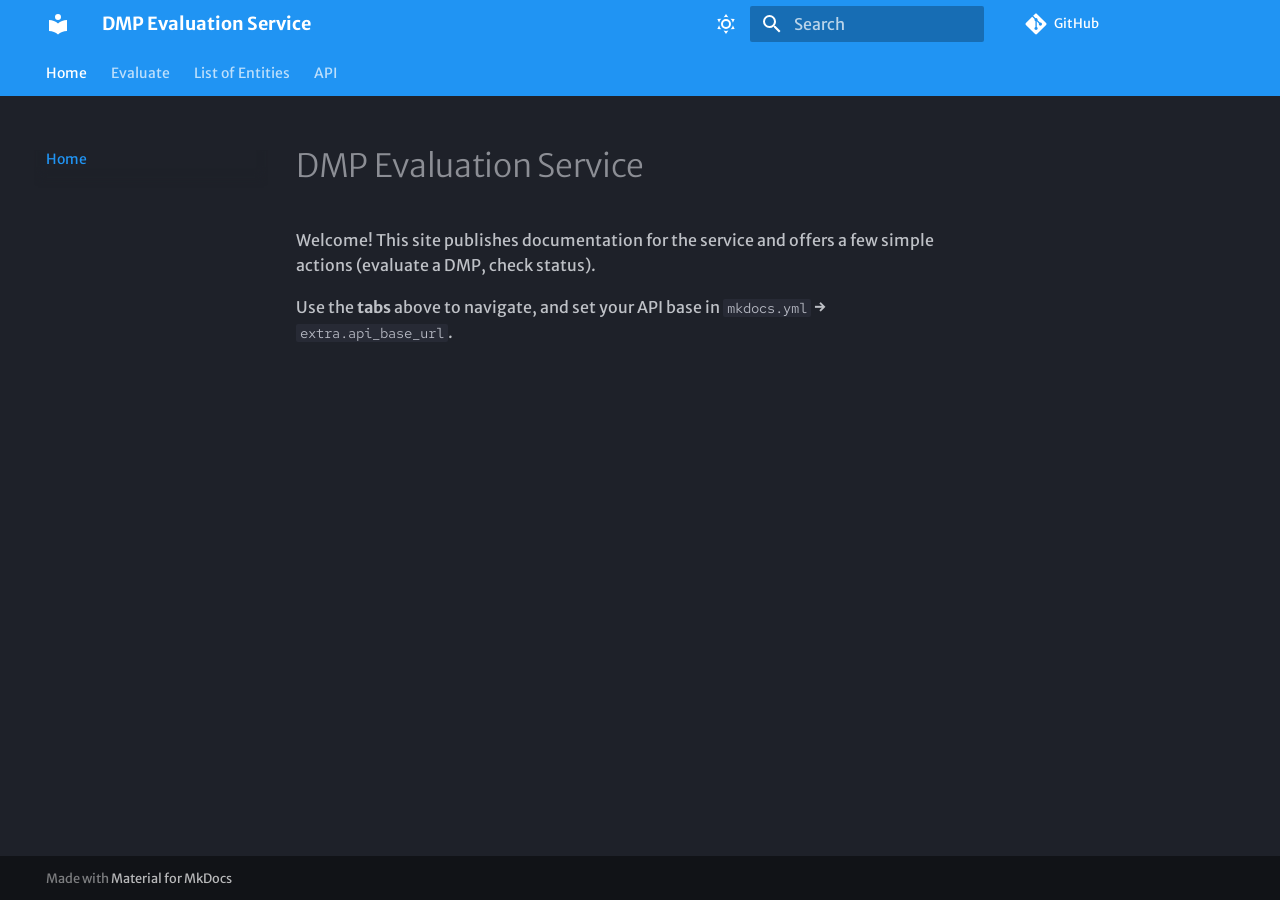
<file: index.html>
<!doctype html>
<html lang="en" class="no-js">
  <head>
    
      <meta charset="utf-8">
      <meta name="viewport" content="width=device-width,initial-scale=1">
      
        <meta name="description" content="Documentation and simple web UI for the DMP evaluation service">
      
      
      
        <link rel="canonical" href="https://OSTrails.github.io/dmp_evaluation_service_web_site/">
      
      
      
        <link rel="next" href="evaluate/">
      
      
        
      
      
      <link rel="icon" href="assets/images/favicon.png">
      <meta name="generator" content="mkdocs-1.6.1, mkdocs-material-9.8.1">
    
    
      
        <title>DMP Evaluation Service</title>
      
    
    
      <link rel="stylesheet" href="assets/stylesheets/main.57a0d79d.min.css">
      
        
        <link rel="stylesheet" href="assets/stylesheets/palette.fb2fffe2.min.css">
      
      


    
    
      
    
    
      
        
        
        <link rel="preconnect" href="https://fonts.gstatic.com" crossorigin>
        <link rel="stylesheet" href="https://fonts.googleapis.com/css?family=Merriweather+Sans:300,300i,400,400i,700,700i%7CRed+Hat+Mono:400,400i,700,700i&display=fallback">
        <style>:root{--md-text-font:"Merriweather Sans";--md-code-font:"Red Hat Mono"}</style>
      
    
    
      <link rel="stylesheet" href="assets/stylesheets/extra.css">
    
    <script>__md_scope=new URL(".",location),__md_hash=e=>[...e].reduce(((e,_)=>(e<<5)-e+_.charCodeAt(0)),0),__md_get=(e,_=localStorage,t=__md_scope)=>JSON.parse(_.getItem(t.pathname+"."+e)),__md_set=(e,_,t=localStorage,a=__md_scope)=>{try{t.setItem(a.pathname+"."+e,JSON.stringify(_))}catch(e){}}</script>
    
      

    
    
  
  <!-- Expose API base to JS on every page -->
  <meta name="api-base-url" content="https://ostrails-dmp-evaluation.arisnet.ac.at">
  <!-- Relative path to the site root, used to build links to the entity detail page -->
  <meta name="site-base" content=".">

  </head>
  
  
    
    
      
    
    
    
    
    <body dir="ltr" data-md-color-scheme="slate" data-md-color-primary="blue" data-md-color-accent="grey">
  
    
    <input class="md-toggle" data-md-toggle="drawer" type="checkbox" id="__drawer" autocomplete="off">
    <input class="md-toggle" data-md-toggle="search" type="checkbox" id="__search" autocomplete="off">
    <label class="md-overlay" for="__drawer"></label>
    <div data-md-component="skip">
      
        
        <a href="#dmp-evaluation-service" class="md-skip">
          Skip to content
        </a>
      
    </div>
    <div data-md-component="announce">
      
    </div>
    
    
      

<header class="md-header" data-md-component="header">
  <nav class="md-header__inner md-grid" aria-label="Header">
    <a href="." title="DMP Evaluation Service" class="md-header__button md-logo" aria-label="DMP Evaluation Service" data-md-component="logo">
      
  
  <svg xmlns="http://www.w3.org/2000/svg" viewBox="0 0 24 24"><path d="M12 8a3 3 0 0 0 3-3 3 3 0 0 0-3-3 3 3 0 0 0-3 3 3 3 0 0 0 3 3m0 3.54C9.64 9.35 6.5 8 3 8v11c3.5 0 6.64 1.35 9 3.54 2.36-2.19 5.5-3.54 9-3.54V8c-3.5 0-6.64 1.35-9 3.54"/></svg>

    </a>
    <label class="md-header__button md-icon" for="__drawer">
      
      <svg xmlns="http://www.w3.org/2000/svg" viewBox="0 0 24 24"><path d="M3 6h18v2H3zm0 5h18v2H3zm0 5h18v2H3z"/></svg>
    </label>
    <div class="md-header__title" data-md-component="header-title">
      <div class="md-header__ellipsis">
        <div class="md-header__topic">
          <span class="md-ellipsis">
            DMP Evaluation Service
          </span>
        </div>
        <div class="md-header__topic" data-md-component="header-topic">
          <span class="md-ellipsis">
            
              Home
            
          </span>
        </div>
      </div>
    </div>
    
      
        <form class="md-header__option" data-md-component="palette">
  
    
    
    
    <input class="md-option" data-md-color-media="" data-md-color-scheme="slate" data-md-color-primary="blue" data-md-color-accent="grey"  aria-label="Dark mode"  type="radio" name="__palette" id="__palette_0">
    
      <label class="md-header__button md-icon" title="Dark mode" for="__palette_1" hidden>
        <svg xmlns="http://www.w3.org/2000/svg" viewBox="0 0 24 24"><path d="M12 7a5 5 0 0 1 5 5 5 5 0 0 1-5 5 5 5 0 0 1-5-5 5 5 0 0 1 5-5m0 2a3 3 0 0 0-3 3 3 3 0 0 0 3 3 3 3 0 0 0 3-3 3 3 0 0 0-3-3m0-7 2.39 3.42C13.65 5.15 12.84 5 12 5s-1.65.15-2.39.42zM3.34 7l4.16-.35A7.2 7.2 0 0 0 5.94 8.5c-.44.74-.69 1.5-.83 2.29zm.02 10 1.76-3.77a7.131 7.131 0 0 0 2.38 4.14zM20.65 7l-1.77 3.79a7.02 7.02 0 0 0-2.38-4.15zm-.01 10-4.14.36c.59-.51 1.12-1.14 1.54-1.86.42-.73.69-1.5.83-2.29zM12 22l-2.41-3.44c.74.27 1.55.44 2.41.44.82 0 1.63-.17 2.37-.44z"/></svg>
      </label>
    
  
    
    
    
    <input class="md-option" data-md-color-media="" data-md-color-scheme="default" data-md-color-primary="blue" data-md-color-accent="grey"  aria-label="Light mode"  type="radio" name="__palette" id="__palette_1">
    
      <label class="md-header__button md-icon" title="Light mode" for="__palette_0" hidden>
        <svg xmlns="http://www.w3.org/2000/svg" viewBox="0 0 24 24"><path d="m17.75 4.09-2.53 1.94.91 3.06-2.63-1.81-2.63 1.81.91-3.06-2.53-1.94L12.44 4l1.06-3 1.06 3zm3.5 6.91-1.64 1.25.59 1.98-1.7-1.17-1.7 1.17.59-1.98L15.75 11l2.06-.05L18.5 9l.69 1.95zm-2.28 4.95c.83-.08 1.72 1.1 1.19 1.85-.32.45-.66.87-1.08 1.27C15.17 23 8.84 23 4.94 19.07c-3.91-3.9-3.91-10.24 0-14.14.4-.4.82-.76 1.27-1.08.75-.53 1.93.36 1.85 1.19-.27 2.86.69 5.83 2.89 8.02a9.96 9.96 0 0 0 8.02 2.89m-1.64 2.02a12.08 12.08 0 0 1-7.8-3.47c-2.17-2.19-3.33-5-3.49-7.82-2.81 3.14-2.7 7.96.31 10.98 3.02 3.01 7.84 3.12 10.98.31"/></svg>
      </label>
    
  
</form>
      
    
    
      <script>var palette=__md_get("__palette");if(palette&&palette.color){if("(prefers-color-scheme)"===palette.color.media){var media=matchMedia("(prefers-color-scheme: light)"),input=document.querySelector(media.matches?"[data-md-color-media='(prefers-color-scheme: light)']":"[data-md-color-media='(prefers-color-scheme: dark)']");palette.color.media=input.getAttribute("data-md-color-media"),palette.color.scheme=input.getAttribute("data-md-color-scheme"),palette.color.primary=input.getAttribute("data-md-color-primary"),palette.color.accent=input.getAttribute("data-md-color-accent")}for(var[key,value]of Object.entries(palette.color))document.body.setAttribute("data-md-color-"+key,value)}</script>
    
    
    
      
      
        <label class="md-header__button md-icon" for="__search">
          
          <svg xmlns="http://www.w3.org/2000/svg" viewBox="0 0 24 24"><path d="M9.5 3A6.5 6.5 0 0 1 16 9.5c0 1.61-.59 3.09-1.56 4.23l.27.27h.79l5 5-1.5 1.5-5-5v-.79l-.27-.27A6.52 6.52 0 0 1 9.5 16 6.5 6.5 0 0 1 3 9.5 6.5 6.5 0 0 1 9.5 3m0 2C7 5 5 7 5 9.5S7 14 9.5 14 14 12 14 9.5 12 5 9.5 5"/></svg>
        </label>
        <div class="md-search" data-md-component="search" role="dialog">
  <label class="md-search__overlay" for="__search"></label>
  <div class="md-search__inner" role="search">
    <form class="md-search__form" name="search">
      <input type="text" class="md-search__input" name="query" aria-label="Search" placeholder="Search" autocapitalize="off" autocorrect="off" autocomplete="off" spellcheck="false" data-md-component="search-query" required>
      <label class="md-search__icon md-icon" for="__search">
        
        <svg xmlns="http://www.w3.org/2000/svg" viewBox="0 0 24 24"><path d="M9.5 3A6.5 6.5 0 0 1 16 9.5c0 1.61-.59 3.09-1.56 4.23l.27.27h.79l5 5-1.5 1.5-5-5v-.79l-.27-.27A6.52 6.52 0 0 1 9.5 16 6.5 6.5 0 0 1 3 9.5 6.5 6.5 0 0 1 9.5 3m0 2C7 5 5 7 5 9.5S7 14 9.5 14 14 12 14 9.5 12 5 9.5 5"/></svg>
        
        <svg xmlns="http://www.w3.org/2000/svg" viewBox="0 0 24 24"><path d="M20 11v2H8l5.5 5.5-1.42 1.42L4.16 12l7.92-7.92L13.5 5.5 8 11z"/></svg>
      </label>
      <nav class="md-search__options" aria-label="Search">
        
        <button type="reset" class="md-search__icon md-icon" title="Clear" aria-label="Clear" tabindex="-1">
          
          <svg xmlns="http://www.w3.org/2000/svg" viewBox="0 0 24 24"><path d="M19 6.41 17.59 5 12 10.59 6.41 5 5 6.41 10.59 12 5 17.59 6.41 19 12 13.41 17.59 19 19 17.59 13.41 12z"/></svg>
        </button>
      </nav>
      
        <div class="md-search__suggest" data-md-component="search-suggest"></div>
      
    </form>
    <div class="md-search__output">
      <div class="md-search__scrollwrap" tabindex="0" data-md-scrollfix>
        <div class="md-search-result" data-md-component="search-result">
          <div class="md-search-result__meta">
            Initializing search
          </div>
          <ol class="md-search-result__list" role="presentation"></ol>
        </div>
      </div>
    </div>
  </div>
</div>
      
    
    
      <div class="md-header__source">
        <a href="https://github.com/OSTrails/DMP-Evaluation-Service" title="Go to repository" class="md-source" data-md-component="source">
  <div class="md-source__icon md-icon">
    
    <svg xmlns="http://www.w3.org/2000/svg" viewBox="0 0 448 512"><!--! Font Awesome Free 7.1.0 by @fontawesome - https://fontawesome.com License - https://fontawesome.com/license/free (Icons: CC BY 4.0, Fonts: SIL OFL 1.1, Code: MIT License) Copyright 2025 Fonticons, Inc.--><path d="M439.6 236.1 244 40.5c-5.4-5.5-12.8-8.5-20.4-8.5s-15 3-20.4 8.4L162.5 81l51.5 51.5c27.1-9.1 52.7 16.8 43.4 43.7l49.7 49.7c34.2-11.8 61.2 31 35.5 56.7-26.5 26.5-70.2-2.9-56-37.3L240.3 199v121.9c25.3 12.5 22.3 41.8 9.1 55-6.4 6.4-15.2 10.1-24.3 10.1s-17.8-3.6-24.3-10.1c-17.6-17.6-11.1-46.9 11.2-56v-123c-20.8-8.5-24.6-30.7-18.6-45L142.6 101 8.5 235.1C3 240.6 0 247.9 0 255.5s3 15 8.5 20.4l195.6 195.7c5.4 5.4 12.7 8.4 20.4 8.4s15-3 20.4-8.4l194.7-194.7c5.4-5.4 8.4-12.8 8.4-20.4s-3-15-8.4-20.4"/></svg>
  </div>
  <div class="md-source__repository">
    GitHub
  </div>
</a>
      </div>
    
  </nav>
  
</header>
    
    <div class="md-container" data-md-component="container">
      
      
        
          
            
<nav class="md-tabs" aria-label="Tabs" data-md-component="tabs">
  <div class="md-grid">
    <ul class="md-tabs__list">
      
        
  
  
  
    
  
  
    <li class="md-tabs__item md-tabs__item--active">
      <a href="." class="md-tabs__link">
        
  
  
    
  
  Home

      </a>
    </li>
  

      
        
  
  
  
  
    <li class="md-tabs__item">
      <a href="evaluate/" class="md-tabs__link">
        
  
  
    
  
  Evaluate

      </a>
    </li>
  

      
        
  
  
  
  
    <li class="md-tabs__item">
      <a href="status/" class="md-tabs__link">
        
  
  
    
  
  List of Entities

      </a>
    </li>
  

      
        
  
  
  
  
    <li class="md-tabs__item">
      <a href="api/" class="md-tabs__link">
        
  
  
    
  
  API

      </a>
    </li>
  

      
    </ul>
  </div>
</nav>
          
        
      
      <main class="md-main" data-md-component="main">
        <div class="md-main__inner md-grid">
          
            
              
              <div class="md-sidebar md-sidebar--primary" data-md-component="sidebar" data-md-type="navigation" >
                <div class="md-sidebar__scrollwrap">
                  <div class="md-sidebar__inner">
                    


  


<nav class="md-nav md-nav--primary md-nav--lifted" aria-label="Navigation" data-md-level="0">
  <label class="md-nav__title" for="__drawer">
    <a href="." title="DMP Evaluation Service" class="md-nav__button md-logo" aria-label="DMP Evaluation Service" data-md-component="logo">
      
  
  <svg xmlns="http://www.w3.org/2000/svg" viewBox="0 0 24 24"><path d="M12 8a3 3 0 0 0 3-3 3 3 0 0 0-3-3 3 3 0 0 0-3 3 3 3 0 0 0 3 3m0 3.54C9.64 9.35 6.5 8 3 8v11c3.5 0 6.64 1.35 9 3.54 2.36-2.19 5.5-3.54 9-3.54V8c-3.5 0-6.64 1.35-9 3.54"/></svg>

    </a>
    DMP Evaluation Service
  </label>
  
    <div class="md-nav__source">
      <a href="https://github.com/OSTrails/DMP-Evaluation-Service" title="Go to repository" class="md-source" data-md-component="source">
  <div class="md-source__icon md-icon">
    
    <svg xmlns="http://www.w3.org/2000/svg" viewBox="0 0 448 512"><!--! Font Awesome Free 7.1.0 by @fontawesome - https://fontawesome.com License - https://fontawesome.com/license/free (Icons: CC BY 4.0, Fonts: SIL OFL 1.1, Code: MIT License) Copyright 2025 Fonticons, Inc.--><path d="M439.6 236.1 244 40.5c-5.4-5.5-12.8-8.5-20.4-8.5s-15 3-20.4 8.4L162.5 81l51.5 51.5c27.1-9.1 52.7 16.8 43.4 43.7l49.7 49.7c34.2-11.8 61.2 31 35.5 56.7-26.5 26.5-70.2-2.9-56-37.3L240.3 199v121.9c25.3 12.5 22.3 41.8 9.1 55-6.4 6.4-15.2 10.1-24.3 10.1s-17.8-3.6-24.3-10.1c-17.6-17.6-11.1-46.9 11.2-56v-123c-20.8-8.5-24.6-30.7-18.6-45L142.6 101 8.5 235.1C3 240.6 0 247.9 0 255.5s3 15 8.5 20.4l195.6 195.7c5.4 5.4 12.7 8.4 20.4 8.4s15-3 20.4-8.4l194.7-194.7c5.4-5.4 8.4-12.8 8.4-20.4s-3-15-8.4-20.4"/></svg>
  </div>
  <div class="md-source__repository">
    GitHub
  </div>
</a>
    </div>
  
  <ul class="md-nav__list" data-md-scrollfix>
    
      
      
  
  
    
  
  
  
    <li class="md-nav__item md-nav__item--active">
      
      <input class="md-nav__toggle md-toggle" type="checkbox" id="__toc">
      
      
        
      
      
      <a href="." class="md-nav__link md-nav__link--active">
        
  
  
  <span class="md-ellipsis">
    
  
    Home
  

    
  </span>
  
  

      </a>
      
    </li>
  

    
      
      
  
  
  
  
    <li class="md-nav__item">
      <a href="evaluate/" class="md-nav__link">
        
  
  
  <span class="md-ellipsis">
    
  
    Evaluate
  

    
  </span>
  
  

      </a>
    </li>
  

    
      
      
  
  
  
  
    <li class="md-nav__item">
      <a href="status/" class="md-nav__link">
        
  
  
  <span class="md-ellipsis">
    
  
    List of Entities
  

    
  </span>
  
  

      </a>
    </li>
  

    
      
      
  
  
  
  
    <li class="md-nav__item">
      <a href="api/" class="md-nav__link">
        
  
  
  <span class="md-ellipsis">
    
  
    API
  

    
  </span>
  
  

      </a>
    </li>
  

    
  </ul>
</nav>
                  </div>
                </div>
              </div>
            
            
              
              <div class="md-sidebar md-sidebar--secondary" data-md-component="sidebar" data-md-type="toc" >
                <div class="md-sidebar__scrollwrap">
                  <div class="md-sidebar__inner">
                    

<nav class="md-nav md-nav--secondary" aria-label="Table of contents">
  
  
  
    
  
  
</nav>
                  </div>
                </div>
              </div>
            
          
          
            <div class="md-content" data-md-component="content">
              
              <article class="md-content__inner md-typeset">
                
                  


  
  


<h1 id="dmp-evaluation-service">DMP Evaluation Service</h1>
<p>Welcome! This site publishes documentation for the service and offers a few simple actions (evaluate a DMP, check status).</p>
<p>Use the <strong>tabs</strong> above to navigate, and set your API base in <code>mkdocs.yml</code> → <code>extra.api_base_url</code>.</p>












                
              </article>
            </div>
          
          
  <script>var tabs=__md_get("__tabs");if(Array.isArray(tabs))e:for(var set of document.querySelectorAll(".tabbed-set")){var labels=set.querySelector(".tabbed-labels");for(var tab of tabs)for(var label of labels.getElementsByTagName("label"))if(label.innerText.trim()===tab){var input=document.getElementById(label.htmlFor);input.checked=!0;continue e}}</script>

<script>var target=document.getElementById(location.hash.slice(1));target&&target.name&&(target.checked=target.name.startsWith("__tabbed_"))</script>
        </div>
        
          <button type="button" class="md-top md-icon" data-md-component="top" hidden>
  
  <svg xmlns="http://www.w3.org/2000/svg" viewBox="0 0 24 24"><path d="M13 20h-2V8l-5.5 5.5-1.42-1.42L12 4.16l7.92 7.92-1.42 1.42L13 8z"/></svg>
  Back to top
</button>
        
      </main>
      
        <footer class="md-footer">
  
  <div class="md-footer-meta md-typeset">
    <div class="md-footer-meta__inner md-grid">
      <div class="md-copyright">
  
  
    Made with
    <a href="https://squidfunk.github.io/mkdocs-material/" target="_blank" rel="noopener">
      Material for MkDocs
    </a>
  
</div>
      
    </div>
  </div>
</footer>
      
    </div>
    <div class="md-dialog" data-md-component="dialog">
      <div class="md-dialog__inner md-typeset"></div>
    </div>
    
    
    
      
      
      <script id="__config" type="application/json">{"annotate": null, "base": ".", "features": ["navigation.tabs", "navigation.top", "search.suggest", "search.highlight", "content.code.copy", "content.tabs.link"], "search": "assets/javascripts/workers/search.a7633da7.min.js", "tags": null, "translations": {"clipboard.copied": "Copied to clipboard", "clipboard.copy": "Copy to clipboard", "search.result.more.one": "1 more on this page", "search.result.more.other": "# more on this page", "search.result.none": "No matching documents", "search.result.one": "1 matching document", "search.result.other": "# matching documents", "search.result.placeholder": "Type to start searching", "search.result.term.missing": "Missing", "select.version": "Select version"}, "version": null}</script>
    
    
      <script src="assets/javascripts/bundle.a5f9d56c.min.js"></script>
      
        <script src="assets/javascripts/config.js"></script>
      
        <script src="assets/javascripts/utils.js"></script>
      
        <script src="assets/javascripts/components.js"></script>
      
        <script src="assets/javascripts/benchmarks.js"></script>
      
        <script src="assets/javascripts/evaluate.js"></script>
      
        <script src="assets/javascripts/status_lists.js"></script>
      
        <script src="assets/javascripts/detail.js"></script>
      
        <script src="assets/javascripts/main.js"></script>
      
    
  </body>
</html>
</file>
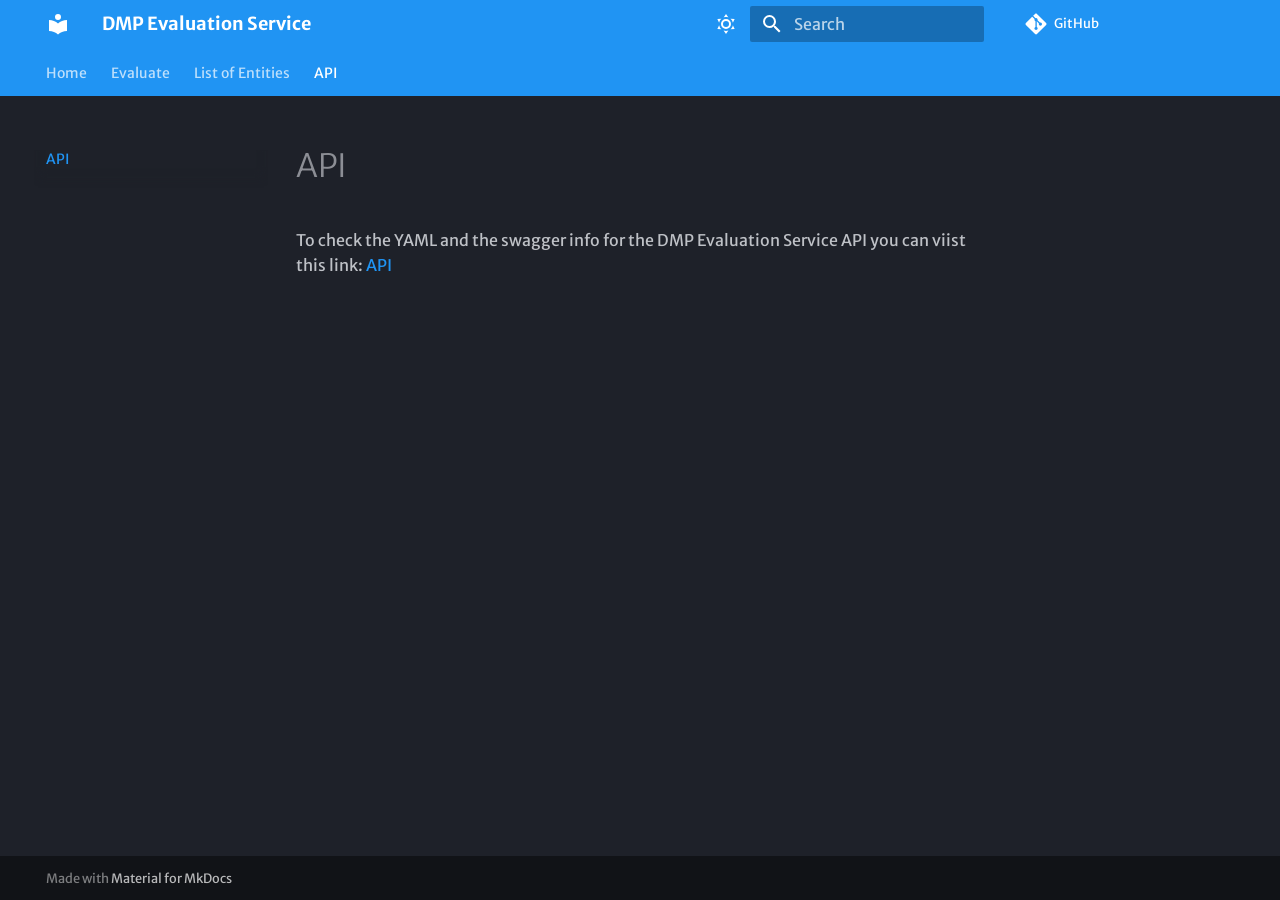
<file: api/index.html>
<!doctype html>
<html lang="en" class="no-js">
  <head>
    
      <meta charset="utf-8">
      <meta name="viewport" content="width=device-width,initial-scale=1">
      
        <meta name="description" content="Documentation and simple web UI for the DMP evaluation service">
      
      
      
        <link rel="canonical" href="https://OSTrails.github.io/dmp_evaluation_service_web_site/api/">
      
      
        <link rel="prev" href="../status/">
      
      
      
        
      
      
      <link rel="icon" href="../assets/images/favicon.png">
      <meta name="generator" content="mkdocs-1.6.1, mkdocs-material-9.8.1">
    
    
      
        <title>API - DMP Evaluation Service</title>
      
    
    
      <link rel="stylesheet" href="../assets/stylesheets/main.57a0d79d.min.css">
      
        
        <link rel="stylesheet" href="../assets/stylesheets/palette.fb2fffe2.min.css">
      
      


    
    
      
    
    
      
        
        
        <link rel="preconnect" href="https://fonts.gstatic.com" crossorigin>
        <link rel="stylesheet" href="https://fonts.googleapis.com/css?family=Merriweather+Sans:300,300i,400,400i,700,700i%7CRed+Hat+Mono:400,400i,700,700i&display=fallback">
        <style>:root{--md-text-font:"Merriweather Sans";--md-code-font:"Red Hat Mono"}</style>
      
    
    
      <link rel="stylesheet" href="../assets/stylesheets/extra.css">
    
    <script>__md_scope=new URL("..",location),__md_hash=e=>[...e].reduce(((e,_)=>(e<<5)-e+_.charCodeAt(0)),0),__md_get=(e,_=localStorage,t=__md_scope)=>JSON.parse(_.getItem(t.pathname+"."+e)),__md_set=(e,_,t=localStorage,a=__md_scope)=>{try{t.setItem(a.pathname+"."+e,JSON.stringify(_))}catch(e){}}</script>
    
      

    
    
  
  <!-- Expose API base to JS on every page -->
  <meta name="api-base-url" content="https://ostrails-dmp-evaluation.arisnet.ac.at">
  <!-- Relative path to the site root, used to build links to the entity detail page -->
  <meta name="site-base" content="..">

  </head>
  
  
    
    
      
    
    
    
    
    <body dir="ltr" data-md-color-scheme="slate" data-md-color-primary="blue" data-md-color-accent="grey">
  
    
    <input class="md-toggle" data-md-toggle="drawer" type="checkbox" id="__drawer" autocomplete="off">
    <input class="md-toggle" data-md-toggle="search" type="checkbox" id="__search" autocomplete="off">
    <label class="md-overlay" for="__drawer"></label>
    <div data-md-component="skip">
      
        
        <a href="#api" class="md-skip">
          Skip to content
        </a>
      
    </div>
    <div data-md-component="announce">
      
    </div>
    
    
      

<header class="md-header" data-md-component="header">
  <nav class="md-header__inner md-grid" aria-label="Header">
    <a href=".." title="DMP Evaluation Service" class="md-header__button md-logo" aria-label="DMP Evaluation Service" data-md-component="logo">
      
  
  <svg xmlns="http://www.w3.org/2000/svg" viewBox="0 0 24 24"><path d="M12 8a3 3 0 0 0 3-3 3 3 0 0 0-3-3 3 3 0 0 0-3 3 3 3 0 0 0 3 3m0 3.54C9.64 9.35 6.5 8 3 8v11c3.5 0 6.64 1.35 9 3.54 2.36-2.19 5.5-3.54 9-3.54V8c-3.5 0-6.64 1.35-9 3.54"/></svg>

    </a>
    <label class="md-header__button md-icon" for="__drawer">
      
      <svg xmlns="http://www.w3.org/2000/svg" viewBox="0 0 24 24"><path d="M3 6h18v2H3zm0 5h18v2H3zm0 5h18v2H3z"/></svg>
    </label>
    <div class="md-header__title" data-md-component="header-title">
      <div class="md-header__ellipsis">
        <div class="md-header__topic">
          <span class="md-ellipsis">
            DMP Evaluation Service
          </span>
        </div>
        <div class="md-header__topic" data-md-component="header-topic">
          <span class="md-ellipsis">
            
              API
            
          </span>
        </div>
      </div>
    </div>
    
      
        <form class="md-header__option" data-md-component="palette">
  
    
    
    
    <input class="md-option" data-md-color-media="" data-md-color-scheme="slate" data-md-color-primary="blue" data-md-color-accent="grey"  aria-label="Dark mode"  type="radio" name="__palette" id="__palette_0">
    
      <label class="md-header__button md-icon" title="Dark mode" for="__palette_1" hidden>
        <svg xmlns="http://www.w3.org/2000/svg" viewBox="0 0 24 24"><path d="M12 7a5 5 0 0 1 5 5 5 5 0 0 1-5 5 5 5 0 0 1-5-5 5 5 0 0 1 5-5m0 2a3 3 0 0 0-3 3 3 3 0 0 0 3 3 3 3 0 0 0 3-3 3 3 0 0 0-3-3m0-7 2.39 3.42C13.65 5.15 12.84 5 12 5s-1.65.15-2.39.42zM3.34 7l4.16-.35A7.2 7.2 0 0 0 5.94 8.5c-.44.74-.69 1.5-.83 2.29zm.02 10 1.76-3.77a7.131 7.131 0 0 0 2.38 4.14zM20.65 7l-1.77 3.79a7.02 7.02 0 0 0-2.38-4.15zm-.01 10-4.14.36c.59-.51 1.12-1.14 1.54-1.86.42-.73.69-1.5.83-2.29zM12 22l-2.41-3.44c.74.27 1.55.44 2.41.44.82 0 1.63-.17 2.37-.44z"/></svg>
      </label>
    
  
    
    
    
    <input class="md-option" data-md-color-media="" data-md-color-scheme="default" data-md-color-primary="blue" data-md-color-accent="grey"  aria-label="Light mode"  type="radio" name="__palette" id="__palette_1">
    
      <label class="md-header__button md-icon" title="Light mode" for="__palette_0" hidden>
        <svg xmlns="http://www.w3.org/2000/svg" viewBox="0 0 24 24"><path d="m17.75 4.09-2.53 1.94.91 3.06-2.63-1.81-2.63 1.81.91-3.06-2.53-1.94L12.44 4l1.06-3 1.06 3zm3.5 6.91-1.64 1.25.59 1.98-1.7-1.17-1.7 1.17.59-1.98L15.75 11l2.06-.05L18.5 9l.69 1.95zm-2.28 4.95c.83-.08 1.72 1.1 1.19 1.85-.32.45-.66.87-1.08 1.27C15.17 23 8.84 23 4.94 19.07c-3.91-3.9-3.91-10.24 0-14.14.4-.4.82-.76 1.27-1.08.75-.53 1.93.36 1.85 1.19-.27 2.86.69 5.83 2.89 8.02a9.96 9.96 0 0 0 8.02 2.89m-1.64 2.02a12.08 12.08 0 0 1-7.8-3.47c-2.17-2.19-3.33-5-3.49-7.82-2.81 3.14-2.7 7.96.31 10.98 3.02 3.01 7.84 3.12 10.98.31"/></svg>
      </label>
    
  
</form>
      
    
    
      <script>var palette=__md_get("__palette");if(palette&&palette.color){if("(prefers-color-scheme)"===palette.color.media){var media=matchMedia("(prefers-color-scheme: light)"),input=document.querySelector(media.matches?"[data-md-color-media='(prefers-color-scheme: light)']":"[data-md-color-media='(prefers-color-scheme: dark)']");palette.color.media=input.getAttribute("data-md-color-media"),palette.color.scheme=input.getAttribute("data-md-color-scheme"),palette.color.primary=input.getAttribute("data-md-color-primary"),palette.color.accent=input.getAttribute("data-md-color-accent")}for(var[key,value]of Object.entries(palette.color))document.body.setAttribute("data-md-color-"+key,value)}</script>
    
    
    
      
      
        <label class="md-header__button md-icon" for="__search">
          
          <svg xmlns="http://www.w3.org/2000/svg" viewBox="0 0 24 24"><path d="M9.5 3A6.5 6.5 0 0 1 16 9.5c0 1.61-.59 3.09-1.56 4.23l.27.27h.79l5 5-1.5 1.5-5-5v-.79l-.27-.27A6.52 6.52 0 0 1 9.5 16 6.5 6.5 0 0 1 3 9.5 6.5 6.5 0 0 1 9.5 3m0 2C7 5 5 7 5 9.5S7 14 9.5 14 14 12 14 9.5 12 5 9.5 5"/></svg>
        </label>
        <div class="md-search" data-md-component="search" role="dialog">
  <label class="md-search__overlay" for="__search"></label>
  <div class="md-search__inner" role="search">
    <form class="md-search__form" name="search">
      <input type="text" class="md-search__input" name="query" aria-label="Search" placeholder="Search" autocapitalize="off" autocorrect="off" autocomplete="off" spellcheck="false" data-md-component="search-query" required>
      <label class="md-search__icon md-icon" for="__search">
        
        <svg xmlns="http://www.w3.org/2000/svg" viewBox="0 0 24 24"><path d="M9.5 3A6.5 6.5 0 0 1 16 9.5c0 1.61-.59 3.09-1.56 4.23l.27.27h.79l5 5-1.5 1.5-5-5v-.79l-.27-.27A6.52 6.52 0 0 1 9.5 16 6.5 6.5 0 0 1 3 9.5 6.5 6.5 0 0 1 9.5 3m0 2C7 5 5 7 5 9.5S7 14 9.5 14 14 12 14 9.5 12 5 9.5 5"/></svg>
        
        <svg xmlns="http://www.w3.org/2000/svg" viewBox="0 0 24 24"><path d="M20 11v2H8l5.5 5.5-1.42 1.42L4.16 12l7.92-7.92L13.5 5.5 8 11z"/></svg>
      </label>
      <nav class="md-search__options" aria-label="Search">
        
        <button type="reset" class="md-search__icon md-icon" title="Clear" aria-label="Clear" tabindex="-1">
          
          <svg xmlns="http://www.w3.org/2000/svg" viewBox="0 0 24 24"><path d="M19 6.41 17.59 5 12 10.59 6.41 5 5 6.41 10.59 12 5 17.59 6.41 19 12 13.41 17.59 19 19 17.59 13.41 12z"/></svg>
        </button>
      </nav>
      
        <div class="md-search__suggest" data-md-component="search-suggest"></div>
      
    </form>
    <div class="md-search__output">
      <div class="md-search__scrollwrap" tabindex="0" data-md-scrollfix>
        <div class="md-search-result" data-md-component="search-result">
          <div class="md-search-result__meta">
            Initializing search
          </div>
          <ol class="md-search-result__list" role="presentation"></ol>
        </div>
      </div>
    </div>
  </div>
</div>
      
    
    
      <div class="md-header__source">
        <a href="https://github.com/OSTrails/DMP-Evaluation-Service" title="Go to repository" class="md-source" data-md-component="source">
  <div class="md-source__icon md-icon">
    
    <svg xmlns="http://www.w3.org/2000/svg" viewBox="0 0 448 512"><!--! Font Awesome Free 7.1.0 by @fontawesome - https://fontawesome.com License - https://fontawesome.com/license/free (Icons: CC BY 4.0, Fonts: SIL OFL 1.1, Code: MIT License) Copyright 2025 Fonticons, Inc.--><path d="M439.6 236.1 244 40.5c-5.4-5.5-12.8-8.5-20.4-8.5s-15 3-20.4 8.4L162.5 81l51.5 51.5c27.1-9.1 52.7 16.8 43.4 43.7l49.7 49.7c34.2-11.8 61.2 31 35.5 56.7-26.5 26.5-70.2-2.9-56-37.3L240.3 199v121.9c25.3 12.5 22.3 41.8 9.1 55-6.4 6.4-15.2 10.1-24.3 10.1s-17.8-3.6-24.3-10.1c-17.6-17.6-11.1-46.9 11.2-56v-123c-20.8-8.5-24.6-30.7-18.6-45L142.6 101 8.5 235.1C3 240.6 0 247.9 0 255.5s3 15 8.5 20.4l195.6 195.7c5.4 5.4 12.7 8.4 20.4 8.4s15-3 20.4-8.4l194.7-194.7c5.4-5.4 8.4-12.8 8.4-20.4s-3-15-8.4-20.4"/></svg>
  </div>
  <div class="md-source__repository">
    GitHub
  </div>
</a>
      </div>
    
  </nav>
  
</header>
    
    <div class="md-container" data-md-component="container">
      
      
        
          
            
<nav class="md-tabs" aria-label="Tabs" data-md-component="tabs">
  <div class="md-grid">
    <ul class="md-tabs__list">
      
        
  
  
  
  
    <li class="md-tabs__item">
      <a href=".." class="md-tabs__link">
        
  
  
    
  
  Home

      </a>
    </li>
  

      
        
  
  
  
  
    <li class="md-tabs__item">
      <a href="../evaluate/" class="md-tabs__link">
        
  
  
    
  
  Evaluate

      </a>
    </li>
  

      
        
  
  
  
  
    <li class="md-tabs__item">
      <a href="../status/" class="md-tabs__link">
        
  
  
    
  
  List of Entities

      </a>
    </li>
  

      
        
  
  
  
    
  
  
    <li class="md-tabs__item md-tabs__item--active">
      <a href="./" class="md-tabs__link">
        
  
  
    
  
  API

      </a>
    </li>
  

      
    </ul>
  </div>
</nav>
          
        
      
      <main class="md-main" data-md-component="main">
        <div class="md-main__inner md-grid">
          
            
              
              <div class="md-sidebar md-sidebar--primary" data-md-component="sidebar" data-md-type="navigation" >
                <div class="md-sidebar__scrollwrap">
                  <div class="md-sidebar__inner">
                    


  


<nav class="md-nav md-nav--primary md-nav--lifted" aria-label="Navigation" data-md-level="0">
  <label class="md-nav__title" for="__drawer">
    <a href=".." title="DMP Evaluation Service" class="md-nav__button md-logo" aria-label="DMP Evaluation Service" data-md-component="logo">
      
  
  <svg xmlns="http://www.w3.org/2000/svg" viewBox="0 0 24 24"><path d="M12 8a3 3 0 0 0 3-3 3 3 0 0 0-3-3 3 3 0 0 0-3 3 3 3 0 0 0 3 3m0 3.54C9.64 9.35 6.5 8 3 8v11c3.5 0 6.64 1.35 9 3.54 2.36-2.19 5.5-3.54 9-3.54V8c-3.5 0-6.64 1.35-9 3.54"/></svg>

    </a>
    DMP Evaluation Service
  </label>
  
    <div class="md-nav__source">
      <a href="https://github.com/OSTrails/DMP-Evaluation-Service" title="Go to repository" class="md-source" data-md-component="source">
  <div class="md-source__icon md-icon">
    
    <svg xmlns="http://www.w3.org/2000/svg" viewBox="0 0 448 512"><!--! Font Awesome Free 7.1.0 by @fontawesome - https://fontawesome.com License - https://fontawesome.com/license/free (Icons: CC BY 4.0, Fonts: SIL OFL 1.1, Code: MIT License) Copyright 2025 Fonticons, Inc.--><path d="M439.6 236.1 244 40.5c-5.4-5.5-12.8-8.5-20.4-8.5s-15 3-20.4 8.4L162.5 81l51.5 51.5c27.1-9.1 52.7 16.8 43.4 43.7l49.7 49.7c34.2-11.8 61.2 31 35.5 56.7-26.5 26.5-70.2-2.9-56-37.3L240.3 199v121.9c25.3 12.5 22.3 41.8 9.1 55-6.4 6.4-15.2 10.1-24.3 10.1s-17.8-3.6-24.3-10.1c-17.6-17.6-11.1-46.9 11.2-56v-123c-20.8-8.5-24.6-30.7-18.6-45L142.6 101 8.5 235.1C3 240.6 0 247.9 0 255.5s3 15 8.5 20.4l195.6 195.7c5.4 5.4 12.7 8.4 20.4 8.4s15-3 20.4-8.4l194.7-194.7c5.4-5.4 8.4-12.8 8.4-20.4s-3-15-8.4-20.4"/></svg>
  </div>
  <div class="md-source__repository">
    GitHub
  </div>
</a>
    </div>
  
  <ul class="md-nav__list" data-md-scrollfix>
    
      
      
  
  
  
  
    <li class="md-nav__item">
      <a href=".." class="md-nav__link">
        
  
  
  <span class="md-ellipsis">
    
  
    Home
  

    
  </span>
  
  

      </a>
    </li>
  

    
      
      
  
  
  
  
    <li class="md-nav__item">
      <a href="../evaluate/" class="md-nav__link">
        
  
  
  <span class="md-ellipsis">
    
  
    Evaluate
  

    
  </span>
  
  

      </a>
    </li>
  

    
      
      
  
  
  
  
    <li class="md-nav__item">
      <a href="../status/" class="md-nav__link">
        
  
  
  <span class="md-ellipsis">
    
  
    List of Entities
  

    
  </span>
  
  

      </a>
    </li>
  

    
      
      
  
  
    
  
  
  
    <li class="md-nav__item md-nav__item--active">
      
      <input class="md-nav__toggle md-toggle" type="checkbox" id="__toc">
      
      
        
      
      
      <a href="./" class="md-nav__link md-nav__link--active">
        
  
  
  <span class="md-ellipsis">
    
  
    API
  

    
  </span>
  
  

      </a>
      
    </li>
  

    
  </ul>
</nav>
                  </div>
                </div>
              </div>
            
            
              
              <div class="md-sidebar md-sidebar--secondary" data-md-component="sidebar" data-md-type="toc" >
                <div class="md-sidebar__scrollwrap">
                  <div class="md-sidebar__inner">
                    

<nav class="md-nav md-nav--secondary" aria-label="Table of contents">
  
  
  
    
  
  
</nav>
                  </div>
                </div>
              </div>
            
          
          
            <div class="md-content" data-md-component="content">
              
              <article class="md-content__inner md-typeset">
                
                  


  
  


<h1 id="api">API</h1>
<p>To check the YAML and the swagger info for the DMP Evaluation Service API you can viist this link: 
<a href="https://ostrails-dmp-evaluation.arisnet.ac.at/swagger-ui/index.html#/">API</a></p>












                
              </article>
            </div>
          
          
  <script>var tabs=__md_get("__tabs");if(Array.isArray(tabs))e:for(var set of document.querySelectorAll(".tabbed-set")){var labels=set.querySelector(".tabbed-labels");for(var tab of tabs)for(var label of labels.getElementsByTagName("label"))if(label.innerText.trim()===tab){var input=document.getElementById(label.htmlFor);input.checked=!0;continue e}}</script>

<script>var target=document.getElementById(location.hash.slice(1));target&&target.name&&(target.checked=target.name.startsWith("__tabbed_"))</script>
        </div>
        
          <button type="button" class="md-top md-icon" data-md-component="top" hidden>
  
  <svg xmlns="http://www.w3.org/2000/svg" viewBox="0 0 24 24"><path d="M13 20h-2V8l-5.5 5.5-1.42-1.42L12 4.16l7.92 7.92-1.42 1.42L13 8z"/></svg>
  Back to top
</button>
        
      </main>
      
        <footer class="md-footer">
  
  <div class="md-footer-meta md-typeset">
    <div class="md-footer-meta__inner md-grid">
      <div class="md-copyright">
  
  
    Made with
    <a href="https://squidfunk.github.io/mkdocs-material/" target="_blank" rel="noopener">
      Material for MkDocs
    </a>
  
</div>
      
    </div>
  </div>
</footer>
      
    </div>
    <div class="md-dialog" data-md-component="dialog">
      <div class="md-dialog__inner md-typeset"></div>
    </div>
    
    
    
      
      
      <script id="__config" type="application/json">{"annotate": null, "base": "..", "features": ["navigation.tabs", "navigation.top", "search.suggest", "search.highlight", "content.code.copy", "content.tabs.link"], "search": "../assets/javascripts/workers/search.a7633da7.min.js", "tags": null, "translations": {"clipboard.copied": "Copied to clipboard", "clipboard.copy": "Copy to clipboard", "search.result.more.one": "1 more on this page", "search.result.more.other": "# more on this page", "search.result.none": "No matching documents", "search.result.one": "1 matching document", "search.result.other": "# matching documents", "search.result.placeholder": "Type to start searching", "search.result.term.missing": "Missing", "select.version": "Select version"}, "version": null}</script>
    
    
      <script src="../assets/javascripts/bundle.a5f9d56c.min.js"></script>
      
        <script src="../assets/javascripts/config.js"></script>
      
        <script src="../assets/javascripts/utils.js"></script>
      
        <script src="../assets/javascripts/components.js"></script>
      
        <script src="../assets/javascripts/benchmarks.js"></script>
      
        <script src="../assets/javascripts/evaluate.js"></script>
      
        <script src="../assets/javascripts/status_lists.js"></script>
      
        <script src="../assets/javascripts/detail.js"></script>
      
        <script src="../assets/javascripts/main.js"></script>
      
    
  </body>
</html>
</file>
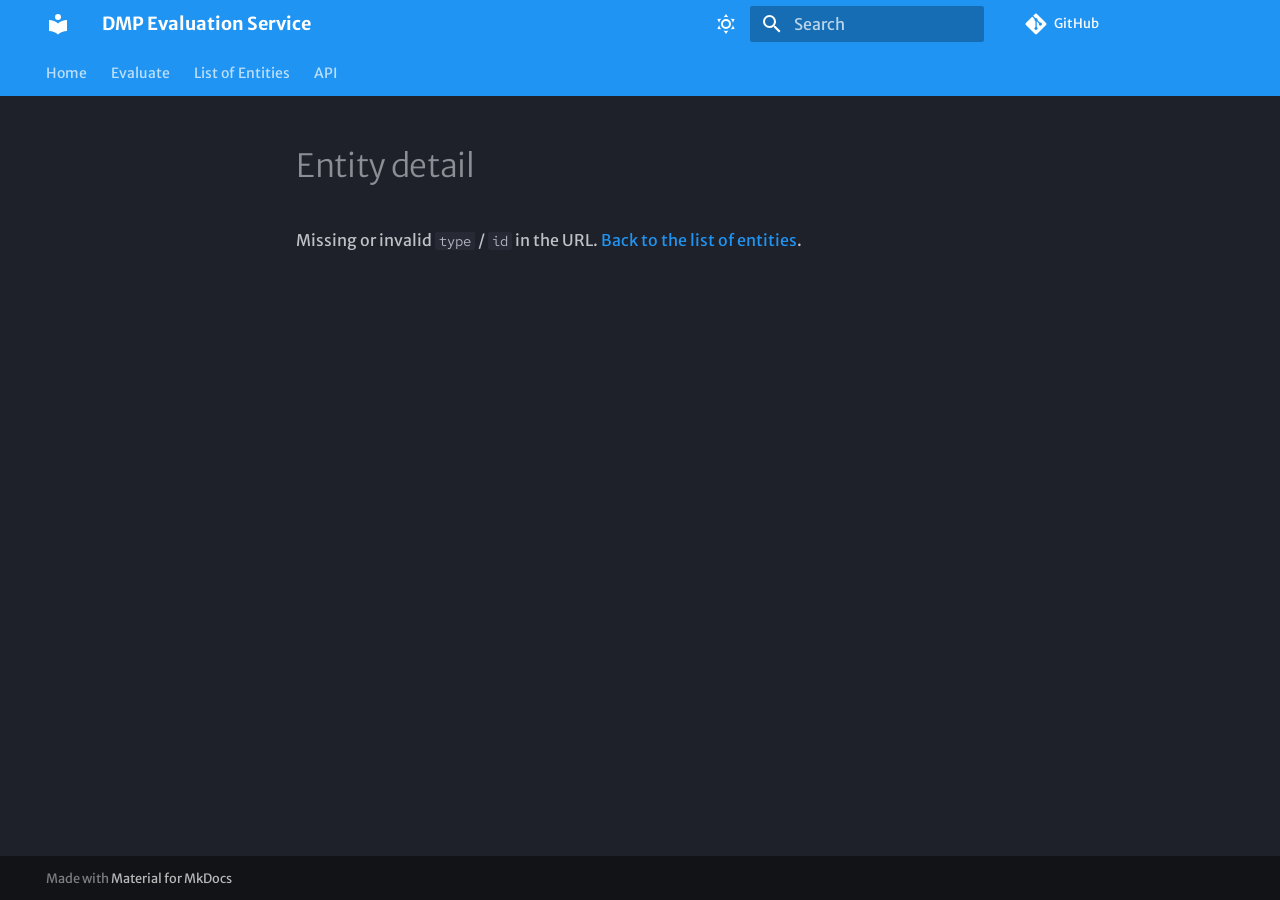
<file: detail/index.html>
<!doctype html>
<html lang="en" class="no-js">
  <head>
    
      <meta charset="utf-8">
      <meta name="viewport" content="width=device-width,initial-scale=1">
      
        <meta name="description" content="Documentation and simple web UI for the DMP evaluation service">
      
      
      
        <link rel="canonical" href="https://OSTrails.github.io/dmp_evaluation_service_web_site/detail/">
      
      
      
      
        
      
      
      <link rel="icon" href="../assets/images/favicon.png">
      <meta name="generator" content="mkdocs-1.6.1, mkdocs-material-9.8.1">
    
    
      
        <title>Entity detail - DMP Evaluation Service</title>
      
    
    
      <link rel="stylesheet" href="../assets/stylesheets/main.57a0d79d.min.css">
      
        
        <link rel="stylesheet" href="../assets/stylesheets/palette.fb2fffe2.min.css">
      
      


    
    
      
    
    
      
        
        
        <link rel="preconnect" href="https://fonts.gstatic.com" crossorigin>
        <link rel="stylesheet" href="https://fonts.googleapis.com/css?family=Merriweather+Sans:300,300i,400,400i,700,700i%7CRed+Hat+Mono:400,400i,700,700i&display=fallback">
        <style>:root{--md-text-font:"Merriweather Sans";--md-code-font:"Red Hat Mono"}</style>
      
    
    
      <link rel="stylesheet" href="../assets/stylesheets/extra.css">
    
    <script>__md_scope=new URL("..",location),__md_hash=e=>[...e].reduce(((e,_)=>(e<<5)-e+_.charCodeAt(0)),0),__md_get=(e,_=localStorage,t=__md_scope)=>JSON.parse(_.getItem(t.pathname+"."+e)),__md_set=(e,_,t=localStorage,a=__md_scope)=>{try{t.setItem(a.pathname+"."+e,JSON.stringify(_))}catch(e){}}</script>
    
      

    
    
  
  <!-- Expose API base to JS on every page -->
  <meta name="api-base-url" content="https://ostrails-dmp-evaluation.arisnet.ac.at">
  <!-- Relative path to the site root, used to build links to the entity detail page -->
  <meta name="site-base" content="..">

  </head>
  
  
    
    
      
    
    
    
    
    <body dir="ltr" data-md-color-scheme="slate" data-md-color-primary="blue" data-md-color-accent="grey">
  
    
    <input class="md-toggle" data-md-toggle="drawer" type="checkbox" id="__drawer" autocomplete="off">
    <input class="md-toggle" data-md-toggle="search" type="checkbox" id="__search" autocomplete="off">
    <label class="md-overlay" for="__drawer"></label>
    <div data-md-component="skip">
      
        
        <a href="#entity-title" class="md-skip">
          Skip to content
        </a>
      
    </div>
    <div data-md-component="announce">
      
    </div>
    
    
      

<header class="md-header" data-md-component="header">
  <nav class="md-header__inner md-grid" aria-label="Header">
    <a href=".." title="DMP Evaluation Service" class="md-header__button md-logo" aria-label="DMP Evaluation Service" data-md-component="logo">
      
  
  <svg xmlns="http://www.w3.org/2000/svg" viewBox="0 0 24 24"><path d="M12 8a3 3 0 0 0 3-3 3 3 0 0 0-3-3 3 3 0 0 0-3 3 3 3 0 0 0 3 3m0 3.54C9.64 9.35 6.5 8 3 8v11c3.5 0 6.64 1.35 9 3.54 2.36-2.19 5.5-3.54 9-3.54V8c-3.5 0-6.64 1.35-9 3.54"/></svg>

    </a>
    <label class="md-header__button md-icon" for="__drawer">
      
      <svg xmlns="http://www.w3.org/2000/svg" viewBox="0 0 24 24"><path d="M3 6h18v2H3zm0 5h18v2H3zm0 5h18v2H3z"/></svg>
    </label>
    <div class="md-header__title" data-md-component="header-title">
      <div class="md-header__ellipsis">
        <div class="md-header__topic">
          <span class="md-ellipsis">
            DMP Evaluation Service
          </span>
        </div>
        <div class="md-header__topic" data-md-component="header-topic">
          <span class="md-ellipsis">
            
              Entity detail
            
          </span>
        </div>
      </div>
    </div>
    
      
        <form class="md-header__option" data-md-component="palette">
  
    
    
    
    <input class="md-option" data-md-color-media="" data-md-color-scheme="slate" data-md-color-primary="blue" data-md-color-accent="grey"  aria-label="Dark mode"  type="radio" name="__palette" id="__palette_0">
    
      <label class="md-header__button md-icon" title="Dark mode" for="__palette_1" hidden>
        <svg xmlns="http://www.w3.org/2000/svg" viewBox="0 0 24 24"><path d="M12 7a5 5 0 0 1 5 5 5 5 0 0 1-5 5 5 5 0 0 1-5-5 5 5 0 0 1 5-5m0 2a3 3 0 0 0-3 3 3 3 0 0 0 3 3 3 3 0 0 0 3-3 3 3 0 0 0-3-3m0-7 2.39 3.42C13.65 5.15 12.84 5 12 5s-1.65.15-2.39.42zM3.34 7l4.16-.35A7.2 7.2 0 0 0 5.94 8.5c-.44.74-.69 1.5-.83 2.29zm.02 10 1.76-3.77a7.131 7.131 0 0 0 2.38 4.14zM20.65 7l-1.77 3.79a7.02 7.02 0 0 0-2.38-4.15zm-.01 10-4.14.36c.59-.51 1.12-1.14 1.54-1.86.42-.73.69-1.5.83-2.29zM12 22l-2.41-3.44c.74.27 1.55.44 2.41.44.82 0 1.63-.17 2.37-.44z"/></svg>
      </label>
    
  
    
    
    
    <input class="md-option" data-md-color-media="" data-md-color-scheme="default" data-md-color-primary="blue" data-md-color-accent="grey"  aria-label="Light mode"  type="radio" name="__palette" id="__palette_1">
    
      <label class="md-header__button md-icon" title="Light mode" for="__palette_0" hidden>
        <svg xmlns="http://www.w3.org/2000/svg" viewBox="0 0 24 24"><path d="m17.75 4.09-2.53 1.94.91 3.06-2.63-1.81-2.63 1.81.91-3.06-2.53-1.94L12.44 4l1.06-3 1.06 3zm3.5 6.91-1.64 1.25.59 1.98-1.7-1.17-1.7 1.17.59-1.98L15.75 11l2.06-.05L18.5 9l.69 1.95zm-2.28 4.95c.83-.08 1.72 1.1 1.19 1.85-.32.45-.66.87-1.08 1.27C15.17 23 8.84 23 4.94 19.07c-3.91-3.9-3.91-10.24 0-14.14.4-.4.82-.76 1.27-1.08.75-.53 1.93.36 1.85 1.19-.27 2.86.69 5.83 2.89 8.02a9.96 9.96 0 0 0 8.02 2.89m-1.64 2.02a12.08 12.08 0 0 1-7.8-3.47c-2.17-2.19-3.33-5-3.49-7.82-2.81 3.14-2.7 7.96.31 10.98 3.02 3.01 7.84 3.12 10.98.31"/></svg>
      </label>
    
  
</form>
      
    
    
      <script>var palette=__md_get("__palette");if(palette&&palette.color){if("(prefers-color-scheme)"===palette.color.media){var media=matchMedia("(prefers-color-scheme: light)"),input=document.querySelector(media.matches?"[data-md-color-media='(prefers-color-scheme: light)']":"[data-md-color-media='(prefers-color-scheme: dark)']");palette.color.media=input.getAttribute("data-md-color-media"),palette.color.scheme=input.getAttribute("data-md-color-scheme"),palette.color.primary=input.getAttribute("data-md-color-primary"),palette.color.accent=input.getAttribute("data-md-color-accent")}for(var[key,value]of Object.entries(palette.color))document.body.setAttribute("data-md-color-"+key,value)}</script>
    
    
    
      
      
        <label class="md-header__button md-icon" for="__search">
          
          <svg xmlns="http://www.w3.org/2000/svg" viewBox="0 0 24 24"><path d="M9.5 3A6.5 6.5 0 0 1 16 9.5c0 1.61-.59 3.09-1.56 4.23l.27.27h.79l5 5-1.5 1.5-5-5v-.79l-.27-.27A6.52 6.52 0 0 1 9.5 16 6.5 6.5 0 0 1 3 9.5 6.5 6.5 0 0 1 9.5 3m0 2C7 5 5 7 5 9.5S7 14 9.5 14 14 12 14 9.5 12 5 9.5 5"/></svg>
        </label>
        <div class="md-search" data-md-component="search" role="dialog">
  <label class="md-search__overlay" for="__search"></label>
  <div class="md-search__inner" role="search">
    <form class="md-search__form" name="search">
      <input type="text" class="md-search__input" name="query" aria-label="Search" placeholder="Search" autocapitalize="off" autocorrect="off" autocomplete="off" spellcheck="false" data-md-component="search-query" required>
      <label class="md-search__icon md-icon" for="__search">
        
        <svg xmlns="http://www.w3.org/2000/svg" viewBox="0 0 24 24"><path d="M9.5 3A6.5 6.5 0 0 1 16 9.5c0 1.61-.59 3.09-1.56 4.23l.27.27h.79l5 5-1.5 1.5-5-5v-.79l-.27-.27A6.52 6.52 0 0 1 9.5 16 6.5 6.5 0 0 1 3 9.5 6.5 6.5 0 0 1 9.5 3m0 2C7 5 5 7 5 9.5S7 14 9.5 14 14 12 14 9.5 12 5 9.5 5"/></svg>
        
        <svg xmlns="http://www.w3.org/2000/svg" viewBox="0 0 24 24"><path d="M20 11v2H8l5.5 5.5-1.42 1.42L4.16 12l7.92-7.92L13.5 5.5 8 11z"/></svg>
      </label>
      <nav class="md-search__options" aria-label="Search">
        
        <button type="reset" class="md-search__icon md-icon" title="Clear" aria-label="Clear" tabindex="-1">
          
          <svg xmlns="http://www.w3.org/2000/svg" viewBox="0 0 24 24"><path d="M19 6.41 17.59 5 12 10.59 6.41 5 5 6.41 10.59 12 5 17.59 6.41 19 12 13.41 17.59 19 19 17.59 13.41 12z"/></svg>
        </button>
      </nav>
      
        <div class="md-search__suggest" data-md-component="search-suggest"></div>
      
    </form>
    <div class="md-search__output">
      <div class="md-search__scrollwrap" tabindex="0" data-md-scrollfix>
        <div class="md-search-result" data-md-component="search-result">
          <div class="md-search-result__meta">
            Initializing search
          </div>
          <ol class="md-search-result__list" role="presentation"></ol>
        </div>
      </div>
    </div>
  </div>
</div>
      
    
    
      <div class="md-header__source">
        <a href="https://github.com/OSTrails/DMP-Evaluation-Service" title="Go to repository" class="md-source" data-md-component="source">
  <div class="md-source__icon md-icon">
    
    <svg xmlns="http://www.w3.org/2000/svg" viewBox="0 0 448 512"><!--! Font Awesome Free 7.1.0 by @fontawesome - https://fontawesome.com License - https://fontawesome.com/license/free (Icons: CC BY 4.0, Fonts: SIL OFL 1.1, Code: MIT License) Copyright 2025 Fonticons, Inc.--><path d="M439.6 236.1 244 40.5c-5.4-5.5-12.8-8.5-20.4-8.5s-15 3-20.4 8.4L162.5 81l51.5 51.5c27.1-9.1 52.7 16.8 43.4 43.7l49.7 49.7c34.2-11.8 61.2 31 35.5 56.7-26.5 26.5-70.2-2.9-56-37.3L240.3 199v121.9c25.3 12.5 22.3 41.8 9.1 55-6.4 6.4-15.2 10.1-24.3 10.1s-17.8-3.6-24.3-10.1c-17.6-17.6-11.1-46.9 11.2-56v-123c-20.8-8.5-24.6-30.7-18.6-45L142.6 101 8.5 235.1C3 240.6 0 247.9 0 255.5s3 15 8.5 20.4l195.6 195.7c5.4 5.4 12.7 8.4 20.4 8.4s15-3 20.4-8.4l194.7-194.7c5.4-5.4 8.4-12.8 8.4-20.4s-3-15-8.4-20.4"/></svg>
  </div>
  <div class="md-source__repository">
    GitHub
  </div>
</a>
      </div>
    
  </nav>
  
</header>
    
    <div class="md-container" data-md-component="container">
      
      
        
          
            
<nav class="md-tabs" aria-label="Tabs" data-md-component="tabs">
  <div class="md-grid">
    <ul class="md-tabs__list">
      
        
  
  
  
  
    <li class="md-tabs__item">
      <a href=".." class="md-tabs__link">
        
  
  
    
  
  Home

      </a>
    </li>
  

      
        
  
  
  
  
    <li class="md-tabs__item">
      <a href="../evaluate/" class="md-tabs__link">
        
  
  
    
  
  Evaluate

      </a>
    </li>
  

      
        
  
  
  
  
    <li class="md-tabs__item">
      <a href="../status/" class="md-tabs__link">
        
  
  
    
  
  List of Entities

      </a>
    </li>
  

      
        
  
  
  
  
    <li class="md-tabs__item">
      <a href="../api/" class="md-tabs__link">
        
  
  
    
  
  API

      </a>
    </li>
  

      
    </ul>
  </div>
</nav>
          
        
      
      <main class="md-main" data-md-component="main">
        <div class="md-main__inner md-grid">
          
            
              
                
              
              <div class="md-sidebar md-sidebar--primary" data-md-component="sidebar" data-md-type="navigation" >
                <div class="md-sidebar__scrollwrap">
                  <div class="md-sidebar__inner">
                    


  


<nav class="md-nav md-nav--primary md-nav--lifted" aria-label="Navigation" data-md-level="0">
  <label class="md-nav__title" for="__drawer">
    <a href=".." title="DMP Evaluation Service" class="md-nav__button md-logo" aria-label="DMP Evaluation Service" data-md-component="logo">
      
  
  <svg xmlns="http://www.w3.org/2000/svg" viewBox="0 0 24 24"><path d="M12 8a3 3 0 0 0 3-3 3 3 0 0 0-3-3 3 3 0 0 0-3 3 3 3 0 0 0 3 3m0 3.54C9.64 9.35 6.5 8 3 8v11c3.5 0 6.64 1.35 9 3.54 2.36-2.19 5.5-3.54 9-3.54V8c-3.5 0-6.64 1.35-9 3.54"/></svg>

    </a>
    DMP Evaluation Service
  </label>
  
    <div class="md-nav__source">
      <a href="https://github.com/OSTrails/DMP-Evaluation-Service" title="Go to repository" class="md-source" data-md-component="source">
  <div class="md-source__icon md-icon">
    
    <svg xmlns="http://www.w3.org/2000/svg" viewBox="0 0 448 512"><!--! Font Awesome Free 7.1.0 by @fontawesome - https://fontawesome.com License - https://fontawesome.com/license/free (Icons: CC BY 4.0, Fonts: SIL OFL 1.1, Code: MIT License) Copyright 2025 Fonticons, Inc.--><path d="M439.6 236.1 244 40.5c-5.4-5.5-12.8-8.5-20.4-8.5s-15 3-20.4 8.4L162.5 81l51.5 51.5c27.1-9.1 52.7 16.8 43.4 43.7l49.7 49.7c34.2-11.8 61.2 31 35.5 56.7-26.5 26.5-70.2-2.9-56-37.3L240.3 199v121.9c25.3 12.5 22.3 41.8 9.1 55-6.4 6.4-15.2 10.1-24.3 10.1s-17.8-3.6-24.3-10.1c-17.6-17.6-11.1-46.9 11.2-56v-123c-20.8-8.5-24.6-30.7-18.6-45L142.6 101 8.5 235.1C3 240.6 0 247.9 0 255.5s3 15 8.5 20.4l195.6 195.7c5.4 5.4 12.7 8.4 20.4 8.4s15-3 20.4-8.4l194.7-194.7c5.4-5.4 8.4-12.8 8.4-20.4s-3-15-8.4-20.4"/></svg>
  </div>
  <div class="md-source__repository">
    GitHub
  </div>
</a>
    </div>
  
  <ul class="md-nav__list" data-md-scrollfix>
    
      
      
  
  
  
  
    <li class="md-nav__item">
      <a href=".." class="md-nav__link">
        
  
  
  <span class="md-ellipsis">
    
  
    Home
  

    
  </span>
  
  

      </a>
    </li>
  

    
      
      
  
  
  
  
    <li class="md-nav__item">
      <a href="../evaluate/" class="md-nav__link">
        
  
  
  <span class="md-ellipsis">
    
  
    Evaluate
  

    
  </span>
  
  

      </a>
    </li>
  

    
      
      
  
  
  
  
    <li class="md-nav__item">
      <a href="../status/" class="md-nav__link">
        
  
  
  <span class="md-ellipsis">
    
  
    List of Entities
  

    
  </span>
  
  

      </a>
    </li>
  

    
      
      
  
  
  
  
    <li class="md-nav__item">
      <a href="../api/" class="md-nav__link">
        
  
  
  <span class="md-ellipsis">
    
  
    API
  

    
  </span>
  
  

      </a>
    </li>
  

    
  </ul>
</nav>
                  </div>
                </div>
              </div>
            
            
              
                
              
              <div class="md-sidebar md-sidebar--secondary" data-md-component="sidebar" data-md-type="toc" hidden>
                <div class="md-sidebar__scrollwrap">
                  <div class="md-sidebar__inner">
                    

<nav class="md-nav md-nav--secondary" aria-label="Table of contents">
  
  
  
    
  
  
</nav>
                  </div>
                </div>
              </div>
            
          
          
            <div class="md-content" data-md-component="content">
              
              <article class="md-content__inner md-typeset">
                
                  
  



  
  


<h1 id="entity-title">Entity detail</h1>
<div id="entity-detail-status"></div>
<div id="entity-detail"></div>







  
  




  



                
              </article>
            </div>
          
          
  <script>var tabs=__md_get("__tabs");if(Array.isArray(tabs))e:for(var set of document.querySelectorAll(".tabbed-set")){var labels=set.querySelector(".tabbed-labels");for(var tab of tabs)for(var label of labels.getElementsByTagName("label"))if(label.innerText.trim()===tab){var input=document.getElementById(label.htmlFor);input.checked=!0;continue e}}</script>

<script>var target=document.getElementById(location.hash.slice(1));target&&target.name&&(target.checked=target.name.startsWith("__tabbed_"))</script>
        </div>
        
          <button type="button" class="md-top md-icon" data-md-component="top" hidden>
  
  <svg xmlns="http://www.w3.org/2000/svg" viewBox="0 0 24 24"><path d="M13 20h-2V8l-5.5 5.5-1.42-1.42L12 4.16l7.92 7.92-1.42 1.42L13 8z"/></svg>
  Back to top
</button>
        
      </main>
      
        <footer class="md-footer">
  
  <div class="md-footer-meta md-typeset">
    <div class="md-footer-meta__inner md-grid">
      <div class="md-copyright">
  
  
    Made with
    <a href="https://squidfunk.github.io/mkdocs-material/" target="_blank" rel="noopener">
      Material for MkDocs
    </a>
  
</div>
      
    </div>
  </div>
</footer>
      
    </div>
    <div class="md-dialog" data-md-component="dialog">
      <div class="md-dialog__inner md-typeset"></div>
    </div>
    
    
    
      
      
      <script id="__config" type="application/json">{"annotate": null, "base": "..", "features": ["navigation.tabs", "navigation.top", "search.suggest", "search.highlight", "content.code.copy", "content.tabs.link"], "search": "../assets/javascripts/workers/search.a7633da7.min.js", "tags": null, "translations": {"clipboard.copied": "Copied to clipboard", "clipboard.copy": "Copy to clipboard", "search.result.more.one": "1 more on this page", "search.result.more.other": "# more on this page", "search.result.none": "No matching documents", "search.result.one": "1 matching document", "search.result.other": "# matching documents", "search.result.placeholder": "Type to start searching", "search.result.term.missing": "Missing", "select.version": "Select version"}, "version": null}</script>
    
    
      <script src="../assets/javascripts/bundle.a5f9d56c.min.js"></script>
      
        <script src="../assets/javascripts/config.js"></script>
      
        <script src="../assets/javascripts/utils.js"></script>
      
        <script src="../assets/javascripts/components.js"></script>
      
        <script src="../assets/javascripts/benchmarks.js"></script>
      
        <script src="../assets/javascripts/evaluate.js"></script>
      
        <script src="../assets/javascripts/status_lists.js"></script>
      
        <script src="../assets/javascripts/detail.js"></script>
      
        <script src="../assets/javascripts/main.js"></script>
      
    
  </body>
</html>
</file>
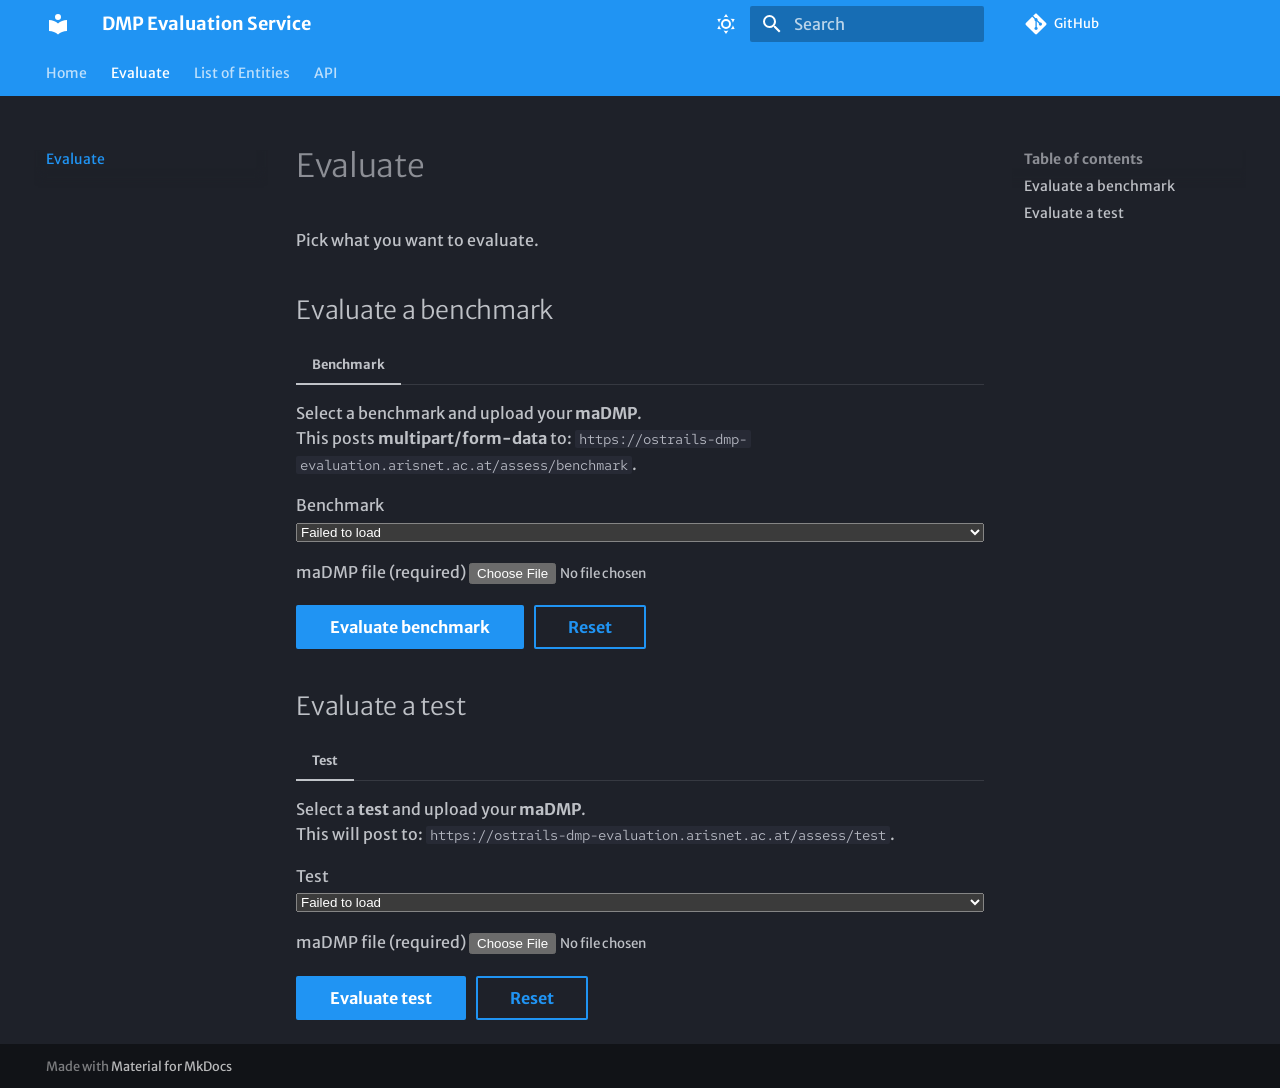
<file: evaluate/index.html>
<!doctype html>
<html lang="en" class="no-js">
  <head>
    
      <meta charset="utf-8">
      <meta name="viewport" content="width=device-width,initial-scale=1">
      
        <meta name="description" content="Documentation and simple web UI for the DMP evaluation service">
      
      
      
        <link rel="canonical" href="https://OSTrails.github.io/dmp_evaluation_service_web_site/evaluate/">
      
      
        <link rel="prev" href="..">
      
      
        <link rel="next" href="../status/">
      
      
        
      
      
      <link rel="icon" href="../assets/images/favicon.png">
      <meta name="generator" content="mkdocs-1.6.1, mkdocs-material-9.8.1">
    
    
      
        <title>Evaluate - DMP Evaluation Service</title>
      
    
    
      <link rel="stylesheet" href="../assets/stylesheets/main.57a0d79d.min.css">
      
        
        <link rel="stylesheet" href="../assets/stylesheets/palette.fb2fffe2.min.css">
      
      


    
    
      
    
    
      
        
        
        <link rel="preconnect" href="https://fonts.gstatic.com" crossorigin>
        <link rel="stylesheet" href="https://fonts.googleapis.com/css?family=Merriweather+Sans:300,300i,400,400i,700,700i%7CRed+Hat+Mono:400,400i,700,700i&display=fallback">
        <style>:root{--md-text-font:"Merriweather Sans";--md-code-font:"Red Hat Mono"}</style>
      
    
    
      <link rel="stylesheet" href="../assets/stylesheets/extra.css">
    
    <script>__md_scope=new URL("..",location),__md_hash=e=>[...e].reduce(((e,_)=>(e<<5)-e+_.charCodeAt(0)),0),__md_get=(e,_=localStorage,t=__md_scope)=>JSON.parse(_.getItem(t.pathname+"."+e)),__md_set=(e,_,t=localStorage,a=__md_scope)=>{try{t.setItem(a.pathname+"."+e,JSON.stringify(_))}catch(e){}}</script>
    
      

    
    
  
  <!-- Expose API base to JS on every page -->
  <meta name="api-base-url" content="https://ostrails-dmp-evaluation.arisnet.ac.at">
  <!-- Relative path to the site root, used to build links to the entity detail page -->
  <meta name="site-base" content="..">

  </head>
  
  
    
    
      
    
    
    
    
    <body dir="ltr" data-md-color-scheme="slate" data-md-color-primary="blue" data-md-color-accent="grey">
  
    
    <input class="md-toggle" data-md-toggle="drawer" type="checkbox" id="__drawer" autocomplete="off">
    <input class="md-toggle" data-md-toggle="search" type="checkbox" id="__search" autocomplete="off">
    <label class="md-overlay" for="__drawer"></label>
    <div data-md-component="skip">
      
        
        <a href="#evaluate" class="md-skip">
          Skip to content
        </a>
      
    </div>
    <div data-md-component="announce">
      
    </div>
    
    
      

<header class="md-header" data-md-component="header">
  <nav class="md-header__inner md-grid" aria-label="Header">
    <a href=".." title="DMP Evaluation Service" class="md-header__button md-logo" aria-label="DMP Evaluation Service" data-md-component="logo">
      
  
  <svg xmlns="http://www.w3.org/2000/svg" viewBox="0 0 24 24"><path d="M12 8a3 3 0 0 0 3-3 3 3 0 0 0-3-3 3 3 0 0 0-3 3 3 3 0 0 0 3 3m0 3.54C9.64 9.35 6.5 8 3 8v11c3.5 0 6.64 1.35 9 3.54 2.36-2.19 5.5-3.54 9-3.54V8c-3.5 0-6.64 1.35-9 3.54"/></svg>

    </a>
    <label class="md-header__button md-icon" for="__drawer">
      
      <svg xmlns="http://www.w3.org/2000/svg" viewBox="0 0 24 24"><path d="M3 6h18v2H3zm0 5h18v2H3zm0 5h18v2H3z"/></svg>
    </label>
    <div class="md-header__title" data-md-component="header-title">
      <div class="md-header__ellipsis">
        <div class="md-header__topic">
          <span class="md-ellipsis">
            DMP Evaluation Service
          </span>
        </div>
        <div class="md-header__topic" data-md-component="header-topic">
          <span class="md-ellipsis">
            
              Evaluate
            
          </span>
        </div>
      </div>
    </div>
    
      
        <form class="md-header__option" data-md-component="palette">
  
    
    
    
    <input class="md-option" data-md-color-media="" data-md-color-scheme="slate" data-md-color-primary="blue" data-md-color-accent="grey"  aria-label="Dark mode"  type="radio" name="__palette" id="__palette_0">
    
      <label class="md-header__button md-icon" title="Dark mode" for="__palette_1" hidden>
        <svg xmlns="http://www.w3.org/2000/svg" viewBox="0 0 24 24"><path d="M12 7a5 5 0 0 1 5 5 5 5 0 0 1-5 5 5 5 0 0 1-5-5 5 5 0 0 1 5-5m0 2a3 3 0 0 0-3 3 3 3 0 0 0 3 3 3 3 0 0 0 3-3 3 3 0 0 0-3-3m0-7 2.39 3.42C13.65 5.15 12.84 5 12 5s-1.65.15-2.39.42zM3.34 7l4.16-.35A7.2 7.2 0 0 0 5.94 8.5c-.44.74-.69 1.5-.83 2.29zm.02 10 1.76-3.77a7.131 7.131 0 0 0 2.38 4.14zM20.65 7l-1.77 3.79a7.02 7.02 0 0 0-2.38-4.15zm-.01 10-4.14.36c.59-.51 1.12-1.14 1.54-1.86.42-.73.69-1.5.83-2.29zM12 22l-2.41-3.44c.74.27 1.55.44 2.41.44.82 0 1.63-.17 2.37-.44z"/></svg>
      </label>
    
  
    
    
    
    <input class="md-option" data-md-color-media="" data-md-color-scheme="default" data-md-color-primary="blue" data-md-color-accent="grey"  aria-label="Light mode"  type="radio" name="__palette" id="__palette_1">
    
      <label class="md-header__button md-icon" title="Light mode" for="__palette_0" hidden>
        <svg xmlns="http://www.w3.org/2000/svg" viewBox="0 0 24 24"><path d="m17.75 4.09-2.53 1.94.91 3.06-2.63-1.81-2.63 1.81.91-3.06-2.53-1.94L12.44 4l1.06-3 1.06 3zm3.5 6.91-1.64 1.25.59 1.98-1.7-1.17-1.7 1.17.59-1.98L15.75 11l2.06-.05L18.5 9l.69 1.95zm-2.28 4.95c.83-.08 1.72 1.1 1.19 1.85-.32.45-.66.87-1.08 1.27C15.17 23 8.84 23 4.94 19.07c-3.91-3.9-3.91-10.24 0-14.14.4-.4.82-.76 1.27-1.08.75-.53 1.93.36 1.85 1.19-.27 2.86.69 5.83 2.89 8.02a9.96 9.96 0 0 0 8.02 2.89m-1.64 2.02a12.08 12.08 0 0 1-7.8-3.47c-2.17-2.19-3.33-5-3.49-7.82-2.81 3.14-2.7 7.96.31 10.98 3.02 3.01 7.84 3.12 10.98.31"/></svg>
      </label>
    
  
</form>
      
    
    
      <script>var palette=__md_get("__palette");if(palette&&palette.color){if("(prefers-color-scheme)"===palette.color.media){var media=matchMedia("(prefers-color-scheme: light)"),input=document.querySelector(media.matches?"[data-md-color-media='(prefers-color-scheme: light)']":"[data-md-color-media='(prefers-color-scheme: dark)']");palette.color.media=input.getAttribute("data-md-color-media"),palette.color.scheme=input.getAttribute("data-md-color-scheme"),palette.color.primary=input.getAttribute("data-md-color-primary"),palette.color.accent=input.getAttribute("data-md-color-accent")}for(var[key,value]of Object.entries(palette.color))document.body.setAttribute("data-md-color-"+key,value)}</script>
    
    
    
      
      
        <label class="md-header__button md-icon" for="__search">
          
          <svg xmlns="http://www.w3.org/2000/svg" viewBox="0 0 24 24"><path d="M9.5 3A6.5 6.5 0 0 1 16 9.5c0 1.61-.59 3.09-1.56 4.23l.27.27h.79l5 5-1.5 1.5-5-5v-.79l-.27-.27A6.52 6.52 0 0 1 9.5 16 6.5 6.5 0 0 1 3 9.5 6.5 6.5 0 0 1 9.5 3m0 2C7 5 5 7 5 9.5S7 14 9.5 14 14 12 14 9.5 12 5 9.5 5"/></svg>
        </label>
        <div class="md-search" data-md-component="search" role="dialog">
  <label class="md-search__overlay" for="__search"></label>
  <div class="md-search__inner" role="search">
    <form class="md-search__form" name="search">
      <input type="text" class="md-search__input" name="query" aria-label="Search" placeholder="Search" autocapitalize="off" autocorrect="off" autocomplete="off" spellcheck="false" data-md-component="search-query" required>
      <label class="md-search__icon md-icon" for="__search">
        
        <svg xmlns="http://www.w3.org/2000/svg" viewBox="0 0 24 24"><path d="M9.5 3A6.5 6.5 0 0 1 16 9.5c0 1.61-.59 3.09-1.56 4.23l.27.27h.79l5 5-1.5 1.5-5-5v-.79l-.27-.27A6.52 6.52 0 0 1 9.5 16 6.5 6.5 0 0 1 3 9.5 6.5 6.5 0 0 1 9.5 3m0 2C7 5 5 7 5 9.5S7 14 9.5 14 14 12 14 9.5 12 5 9.5 5"/></svg>
        
        <svg xmlns="http://www.w3.org/2000/svg" viewBox="0 0 24 24"><path d="M20 11v2H8l5.5 5.5-1.42 1.42L4.16 12l7.92-7.92L13.5 5.5 8 11z"/></svg>
      </label>
      <nav class="md-search__options" aria-label="Search">
        
        <button type="reset" class="md-search__icon md-icon" title="Clear" aria-label="Clear" tabindex="-1">
          
          <svg xmlns="http://www.w3.org/2000/svg" viewBox="0 0 24 24"><path d="M19 6.41 17.59 5 12 10.59 6.41 5 5 6.41 10.59 12 5 17.59 6.41 19 12 13.41 17.59 19 19 17.59 13.41 12z"/></svg>
        </button>
      </nav>
      
        <div class="md-search__suggest" data-md-component="search-suggest"></div>
      
    </form>
    <div class="md-search__output">
      <div class="md-search__scrollwrap" tabindex="0" data-md-scrollfix>
        <div class="md-search-result" data-md-component="search-result">
          <div class="md-search-result__meta">
            Initializing search
          </div>
          <ol class="md-search-result__list" role="presentation"></ol>
        </div>
      </div>
    </div>
  </div>
</div>
      
    
    
      <div class="md-header__source">
        <a href="https://github.com/OSTrails/DMP-Evaluation-Service" title="Go to repository" class="md-source" data-md-component="source">
  <div class="md-source__icon md-icon">
    
    <svg xmlns="http://www.w3.org/2000/svg" viewBox="0 0 448 512"><!--! Font Awesome Free 7.1.0 by @fontawesome - https://fontawesome.com License - https://fontawesome.com/license/free (Icons: CC BY 4.0, Fonts: SIL OFL 1.1, Code: MIT License) Copyright 2025 Fonticons, Inc.--><path d="M439.6 236.1 244 40.5c-5.4-5.5-12.8-8.5-20.4-8.5s-15 3-20.4 8.4L162.5 81l51.5 51.5c27.1-9.1 52.7 16.8 43.4 43.7l49.7 49.7c34.2-11.8 61.2 31 35.5 56.7-26.5 26.5-70.2-2.9-56-37.3L240.3 199v121.9c25.3 12.5 22.3 41.8 9.1 55-6.4 6.4-15.2 10.1-24.3 10.1s-17.8-3.6-24.3-10.1c-17.6-17.6-11.1-46.9 11.2-56v-123c-20.8-8.5-24.6-30.7-18.6-45L142.6 101 8.5 235.1C3 240.6 0 247.9 0 255.5s3 15 8.5 20.4l195.6 195.7c5.4 5.4 12.7 8.4 20.4 8.4s15-3 20.4-8.4l194.7-194.7c5.4-5.4 8.4-12.8 8.4-20.4s-3-15-8.4-20.4"/></svg>
  </div>
  <div class="md-source__repository">
    GitHub
  </div>
</a>
      </div>
    
  </nav>
  
</header>
    
    <div class="md-container" data-md-component="container">
      
      
        
          
            
<nav class="md-tabs" aria-label="Tabs" data-md-component="tabs">
  <div class="md-grid">
    <ul class="md-tabs__list">
      
        
  
  
  
  
    <li class="md-tabs__item">
      <a href=".." class="md-tabs__link">
        
  
  
    
  
  Home

      </a>
    </li>
  

      
        
  
  
  
    
  
  
    <li class="md-tabs__item md-tabs__item--active">
      <a href="./" class="md-tabs__link">
        
  
  
    
  
  Evaluate

      </a>
    </li>
  

      
        
  
  
  
  
    <li class="md-tabs__item">
      <a href="../status/" class="md-tabs__link">
        
  
  
    
  
  List of Entities

      </a>
    </li>
  

      
        
  
  
  
  
    <li class="md-tabs__item">
      <a href="../api/" class="md-tabs__link">
        
  
  
    
  
  API

      </a>
    </li>
  

      
    </ul>
  </div>
</nav>
          
        
      
      <main class="md-main" data-md-component="main">
        <div class="md-main__inner md-grid">
          
            
              
              <div class="md-sidebar md-sidebar--primary" data-md-component="sidebar" data-md-type="navigation" >
                <div class="md-sidebar__scrollwrap">
                  <div class="md-sidebar__inner">
                    


  


<nav class="md-nav md-nav--primary md-nav--lifted" aria-label="Navigation" data-md-level="0">
  <label class="md-nav__title" for="__drawer">
    <a href=".." title="DMP Evaluation Service" class="md-nav__button md-logo" aria-label="DMP Evaluation Service" data-md-component="logo">
      
  
  <svg xmlns="http://www.w3.org/2000/svg" viewBox="0 0 24 24"><path d="M12 8a3 3 0 0 0 3-3 3 3 0 0 0-3-3 3 3 0 0 0-3 3 3 3 0 0 0 3 3m0 3.54C9.64 9.35 6.5 8 3 8v11c3.5 0 6.64 1.35 9 3.54 2.36-2.19 5.5-3.54 9-3.54V8c-3.5 0-6.64 1.35-9 3.54"/></svg>

    </a>
    DMP Evaluation Service
  </label>
  
    <div class="md-nav__source">
      <a href="https://github.com/OSTrails/DMP-Evaluation-Service" title="Go to repository" class="md-source" data-md-component="source">
  <div class="md-source__icon md-icon">
    
    <svg xmlns="http://www.w3.org/2000/svg" viewBox="0 0 448 512"><!--! Font Awesome Free 7.1.0 by @fontawesome - https://fontawesome.com License - https://fontawesome.com/license/free (Icons: CC BY 4.0, Fonts: SIL OFL 1.1, Code: MIT License) Copyright 2025 Fonticons, Inc.--><path d="M439.6 236.1 244 40.5c-5.4-5.5-12.8-8.5-20.4-8.5s-15 3-20.4 8.4L162.5 81l51.5 51.5c27.1-9.1 52.7 16.8 43.4 43.7l49.7 49.7c34.2-11.8 61.2 31 35.5 56.7-26.5 26.5-70.2-2.9-56-37.3L240.3 199v121.9c25.3 12.5 22.3 41.8 9.1 55-6.4 6.4-15.2 10.1-24.3 10.1s-17.8-3.6-24.3-10.1c-17.6-17.6-11.1-46.9 11.2-56v-123c-20.8-8.5-24.6-30.7-18.6-45L142.6 101 8.5 235.1C3 240.6 0 247.9 0 255.5s3 15 8.5 20.4l195.6 195.7c5.4 5.4 12.7 8.4 20.4 8.4s15-3 20.4-8.4l194.7-194.7c5.4-5.4 8.4-12.8 8.4-20.4s-3-15-8.4-20.4"/></svg>
  </div>
  <div class="md-source__repository">
    GitHub
  </div>
</a>
    </div>
  
  <ul class="md-nav__list" data-md-scrollfix>
    
      
      
  
  
  
  
    <li class="md-nav__item">
      <a href=".." class="md-nav__link">
        
  
  
  <span class="md-ellipsis">
    
  
    Home
  

    
  </span>
  
  

      </a>
    </li>
  

    
      
      
  
  
    
  
  
  
    <li class="md-nav__item md-nav__item--active">
      
      <input class="md-nav__toggle md-toggle" type="checkbox" id="__toc">
      
      
        
      
      
        <label class="md-nav__link md-nav__link--active" for="__toc">
          
  
  
  <span class="md-ellipsis">
    
  
    Evaluate
  

    
  </span>
  
  

          <span class="md-nav__icon md-icon"></span>
        </label>
      
      <a href="./" class="md-nav__link md-nav__link--active">
        
  
  
  <span class="md-ellipsis">
    
  
    Evaluate
  

    
  </span>
  
  

      </a>
      
        

<nav class="md-nav md-nav--secondary" aria-label="Table of contents">
  
  
  
    
  
  
    <label class="md-nav__title" for="__toc">
      <span class="md-nav__icon md-icon"></span>
      Table of contents
    </label>
    <ul class="md-nav__list" data-md-component="toc" data-md-scrollfix>
      
        <li class="md-nav__item">
  <a href="#evaluate-a-benchmark" class="md-nav__link">
    <span class="md-ellipsis">
      
        Evaluate a benchmark
      
    </span>
  </a>
  
</li>
      
        <li class="md-nav__item">
  <a href="#evaluate-a-test" class="md-nav__link">
    <span class="md-ellipsis">
      
        Evaluate a test
      
    </span>
  </a>
  
</li>
      
    </ul>
  
</nav>
      
    </li>
  

    
      
      
  
  
  
  
    <li class="md-nav__item">
      <a href="../status/" class="md-nav__link">
        
  
  
  <span class="md-ellipsis">
    
  
    List of Entities
  

    
  </span>
  
  

      </a>
    </li>
  

    
      
      
  
  
  
  
    <li class="md-nav__item">
      <a href="../api/" class="md-nav__link">
        
  
  
  <span class="md-ellipsis">
    
  
    API
  

    
  </span>
  
  

      </a>
    </li>
  

    
  </ul>
</nav>
                  </div>
                </div>
              </div>
            
            
              
              <div class="md-sidebar md-sidebar--secondary" data-md-component="sidebar" data-md-type="toc" >
                <div class="md-sidebar__scrollwrap">
                  <div class="md-sidebar__inner">
                    

<nav class="md-nav md-nav--secondary" aria-label="Table of contents">
  
  
  
    
  
  
    <label class="md-nav__title" for="__toc">
      <span class="md-nav__icon md-icon"></span>
      Table of contents
    </label>
    <ul class="md-nav__list" data-md-component="toc" data-md-scrollfix>
      
        <li class="md-nav__item">
  <a href="#evaluate-a-benchmark" class="md-nav__link">
    <span class="md-ellipsis">
      
        Evaluate a benchmark
      
    </span>
  </a>
  
</li>
      
        <li class="md-nav__item">
  <a href="#evaluate-a-test" class="md-nav__link">
    <span class="md-ellipsis">
      
        Evaluate a test
      
    </span>
  </a>
  
</li>
      
    </ul>
  
</nav>
                  </div>
                </div>
              </div>
            
          
          
            <div class="md-content" data-md-component="content">
              
              <article class="md-content__inner md-typeset">
                
                  


  
  


<h1 id="evaluate">Evaluate</h1>
<p>Pick what you want to evaluate.</p>
<h2 id="evaluate-a-benchmark">Evaluate a benchmark</h2>
<div class="tabbed-set tabbed-alternate" data-tabs="1:1"><input checked="checked" id="benchmark" name="__tabbed_1" type="radio" /><div class="tabbed-labels"><label for="benchmark">Benchmark</label></div>
<div class="tabbed-content">
<div class="tabbed-block"></div>
</div>
</div>
<p>Select a benchmark and upload your <strong>maDMP</strong>.<br />
This posts <strong>multipart/form-data</strong> to: <code class="api-url" data-path="/assess/benchmark">/assess/benchmark</code>.</p>
<form id="form-evaluate-benchmark">
  <label>
    Benchmark
    <select id="benchmark-select" name="benchmark" required style="width:100%;">
      <option value="" disabled selected>Loading benchmarks…</option>
    </select>
  </label>

  <div style="margin: 0.75rem 0;"></div>

  <label>
    maDMP file (required)
    <input name="maDMP" type="file" accept=".json,.txt,.md,.pdf,.doc,.docx" required>
  </label>

  <div style="margin: 0.75rem 0;"></div>

  <div style="display:flex; gap:.5rem; margin-top:1rem;">
    <button class="md-button md-button--primary" type="submit">Evaluate benchmark</button>
    <button class="md-button" type="reset">Reset</button>
  </div>
</form>

<div id="evaluate-benchmark-status" style="margin-top:1rem;"></div>
<div id="evaluate-benchmark-result" style="margin-top:1rem;"></div>

<h2 id="evaluate-a-test">Evaluate a test</h2>
<div class="tabbed-set tabbed-alternate" data-tabs="2:1"><input checked="checked" id="test" name="__tabbed_2" type="radio" /><div class="tabbed-labels"><label for="test">Test</label></div>
<div class="tabbed-content">
<div class="tabbed-block"></div>
</div>
</div>
<p>Select a <strong>test</strong> and upload your <strong>maDMP</strong>.<br />
This will post to: <code class="api-url" data-path="/assess/test">/assess/test</code>.</p>
<form id="form-evaluate-test">
  <label>
    Test
    <select id="test-select" name="test" required style="width:100%;">
      <option value="" disabled selected>Loading tests…</option>
    </select>
  </label>

  <div style="margin: 0.75rem 0;"></div>

  <label>
    maDMP file (required)
    <input name="maDMP" type="file" accept=".json,.txt,.md,.pdf,.doc,.docx" required>
  </label>

  <div style="margin: 0.75rem 0;"></div>

  <div style="display:flex; gap:.5rem; margin-top:1rem;">
    <button class="md-button md-button--primary" type="submit">Evaluate test</button>
    <button class="md-button" type="reset">Reset</button>
  </div>
</form>

<div id="evaluate-test-status" style="margin-top:1rem;"></div>
<div id="evaluate-test-result" style="margin-top:1rem;"></div>












                
              </article>
            </div>
          
          
  <script>var tabs=__md_get("__tabs");if(Array.isArray(tabs))e:for(var set of document.querySelectorAll(".tabbed-set")){var labels=set.querySelector(".tabbed-labels");for(var tab of tabs)for(var label of labels.getElementsByTagName("label"))if(label.innerText.trim()===tab){var input=document.getElementById(label.htmlFor);input.checked=!0;continue e}}</script>

<script>var target=document.getElementById(location.hash.slice(1));target&&target.name&&(target.checked=target.name.startsWith("__tabbed_"))</script>
        </div>
        
          <button type="button" class="md-top md-icon" data-md-component="top" hidden>
  
  <svg xmlns="http://www.w3.org/2000/svg" viewBox="0 0 24 24"><path d="M13 20h-2V8l-5.5 5.5-1.42-1.42L12 4.16l7.92 7.92-1.42 1.42L13 8z"/></svg>
  Back to top
</button>
        
      </main>
      
        <footer class="md-footer">
  
  <div class="md-footer-meta md-typeset">
    <div class="md-footer-meta__inner md-grid">
      <div class="md-copyright">
  
  
    Made with
    <a href="https://squidfunk.github.io/mkdocs-material/" target="_blank" rel="noopener">
      Material for MkDocs
    </a>
  
</div>
      
    </div>
  </div>
</footer>
      
    </div>
    <div class="md-dialog" data-md-component="dialog">
      <div class="md-dialog__inner md-typeset"></div>
    </div>
    
    
    
      
      
      <script id="__config" type="application/json">{"annotate": null, "base": "..", "features": ["navigation.tabs", "navigation.top", "search.suggest", "search.highlight", "content.code.copy", "content.tabs.link"], "search": "../assets/javascripts/workers/search.a7633da7.min.js", "tags": null, "translations": {"clipboard.copied": "Copied to clipboard", "clipboard.copy": "Copy to clipboard", "search.result.more.one": "1 more on this page", "search.result.more.other": "# more on this page", "search.result.none": "No matching documents", "search.result.one": "1 matching document", "search.result.other": "# matching documents", "search.result.placeholder": "Type to start searching", "search.result.term.missing": "Missing", "select.version": "Select version"}, "version": null}</script>
    
    
      <script src="../assets/javascripts/bundle.a5f9d56c.min.js"></script>
      
        <script src="../assets/javascripts/config.js"></script>
      
        <script src="../assets/javascripts/utils.js"></script>
      
        <script src="../assets/javascripts/components.js"></script>
      
        <script src="../assets/javascripts/benchmarks.js"></script>
      
        <script src="../assets/javascripts/evaluate.js"></script>
      
        <script src="../assets/javascripts/status_lists.js"></script>
      
        <script src="../assets/javascripts/detail.js"></script>
      
        <script src="../assets/javascripts/main.js"></script>
      
    
  </body>
</html>
</file>
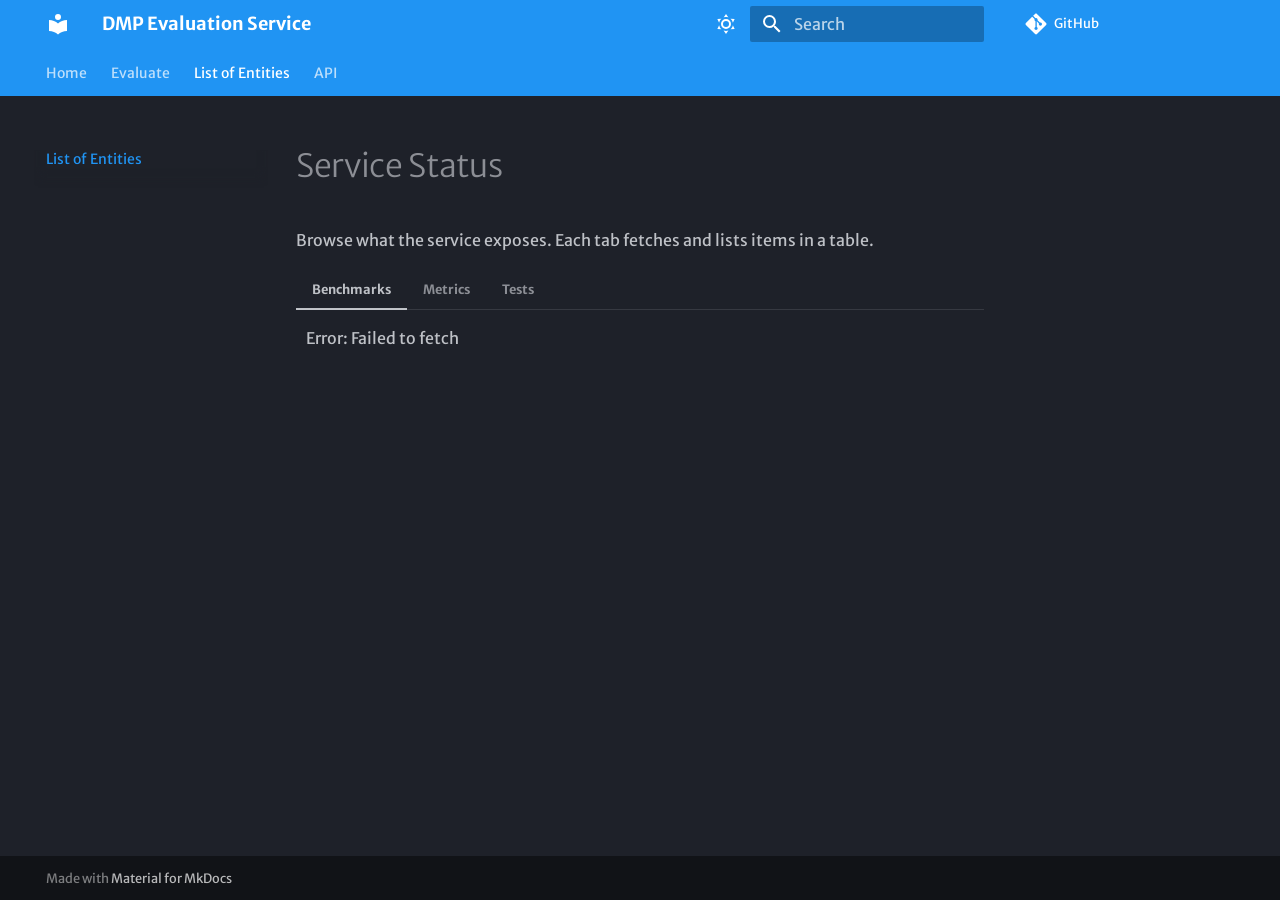
<file: status/index.html>
<!doctype html>
<html lang="en" class="no-js">
  <head>
    
      <meta charset="utf-8">
      <meta name="viewport" content="width=device-width,initial-scale=1">
      
        <meta name="description" content="Documentation and simple web UI for the DMP evaluation service">
      
      
      
        <link rel="canonical" href="https://OSTrails.github.io/dmp_evaluation_service_web_site/status/">
      
      
        <link rel="prev" href="../evaluate/">
      
      
        <link rel="next" href="../api/">
      
      
        
      
      
      <link rel="icon" href="../assets/images/favicon.png">
      <meta name="generator" content="mkdocs-1.6.1, mkdocs-material-9.8.1">
    
    
      
        <title>List of Entities - DMP Evaluation Service</title>
      
    
    
      <link rel="stylesheet" href="../assets/stylesheets/main.57a0d79d.min.css">
      
        
        <link rel="stylesheet" href="../assets/stylesheets/palette.fb2fffe2.min.css">
      
      


    
    
      
    
    
      
        
        
        <link rel="preconnect" href="https://fonts.gstatic.com" crossorigin>
        <link rel="stylesheet" href="https://fonts.googleapis.com/css?family=Merriweather+Sans:300,300i,400,400i,700,700i%7CRed+Hat+Mono:400,400i,700,700i&display=fallback">
        <style>:root{--md-text-font:"Merriweather Sans";--md-code-font:"Red Hat Mono"}</style>
      
    
    
      <link rel="stylesheet" href="../assets/stylesheets/extra.css">
    
    <script>__md_scope=new URL("..",location),__md_hash=e=>[...e].reduce(((e,_)=>(e<<5)-e+_.charCodeAt(0)),0),__md_get=(e,_=localStorage,t=__md_scope)=>JSON.parse(_.getItem(t.pathname+"."+e)),__md_set=(e,_,t=localStorage,a=__md_scope)=>{try{t.setItem(a.pathname+"."+e,JSON.stringify(_))}catch(e){}}</script>
    
      

    
    
  
  <!-- Expose API base to JS on every page -->
  <meta name="api-base-url" content="https://ostrails-dmp-evaluation.arisnet.ac.at">
  <!-- Relative path to the site root, used to build links to the entity detail page -->
  <meta name="site-base" content="..">

  </head>
  
  
    
    
      
    
    
    
    
    <body dir="ltr" data-md-color-scheme="slate" data-md-color-primary="blue" data-md-color-accent="grey">
  
    
    <input class="md-toggle" data-md-toggle="drawer" type="checkbox" id="__drawer" autocomplete="off">
    <input class="md-toggle" data-md-toggle="search" type="checkbox" id="__search" autocomplete="off">
    <label class="md-overlay" for="__drawer"></label>
    <div data-md-component="skip">
      
        
        <a href="#service-status" class="md-skip">
          Skip to content
        </a>
      
    </div>
    <div data-md-component="announce">
      
    </div>
    
    
      

<header class="md-header" data-md-component="header">
  <nav class="md-header__inner md-grid" aria-label="Header">
    <a href=".." title="DMP Evaluation Service" class="md-header__button md-logo" aria-label="DMP Evaluation Service" data-md-component="logo">
      
  
  <svg xmlns="http://www.w3.org/2000/svg" viewBox="0 0 24 24"><path d="M12 8a3 3 0 0 0 3-3 3 3 0 0 0-3-3 3 3 0 0 0-3 3 3 3 0 0 0 3 3m0 3.54C9.64 9.35 6.5 8 3 8v11c3.5 0 6.64 1.35 9 3.54 2.36-2.19 5.5-3.54 9-3.54V8c-3.5 0-6.64 1.35-9 3.54"/></svg>

    </a>
    <label class="md-header__button md-icon" for="__drawer">
      
      <svg xmlns="http://www.w3.org/2000/svg" viewBox="0 0 24 24"><path d="M3 6h18v2H3zm0 5h18v2H3zm0 5h18v2H3z"/></svg>
    </label>
    <div class="md-header__title" data-md-component="header-title">
      <div class="md-header__ellipsis">
        <div class="md-header__topic">
          <span class="md-ellipsis">
            DMP Evaluation Service
          </span>
        </div>
        <div class="md-header__topic" data-md-component="header-topic">
          <span class="md-ellipsis">
            
              List of Entities
            
          </span>
        </div>
      </div>
    </div>
    
      
        <form class="md-header__option" data-md-component="palette">
  
    
    
    
    <input class="md-option" data-md-color-media="" data-md-color-scheme="slate" data-md-color-primary="blue" data-md-color-accent="grey"  aria-label="Dark mode"  type="radio" name="__palette" id="__palette_0">
    
      <label class="md-header__button md-icon" title="Dark mode" for="__palette_1" hidden>
        <svg xmlns="http://www.w3.org/2000/svg" viewBox="0 0 24 24"><path d="M12 7a5 5 0 0 1 5 5 5 5 0 0 1-5 5 5 5 0 0 1-5-5 5 5 0 0 1 5-5m0 2a3 3 0 0 0-3 3 3 3 0 0 0 3 3 3 3 0 0 0 3-3 3 3 0 0 0-3-3m0-7 2.39 3.42C13.65 5.15 12.84 5 12 5s-1.65.15-2.39.42zM3.34 7l4.16-.35A7.2 7.2 0 0 0 5.94 8.5c-.44.74-.69 1.5-.83 2.29zm.02 10 1.76-3.77a7.131 7.131 0 0 0 2.38 4.14zM20.65 7l-1.77 3.79a7.02 7.02 0 0 0-2.38-4.15zm-.01 10-4.14.36c.59-.51 1.12-1.14 1.54-1.86.42-.73.69-1.5.83-2.29zM12 22l-2.41-3.44c.74.27 1.55.44 2.41.44.82 0 1.63-.17 2.37-.44z"/></svg>
      </label>
    
  
    
    
    
    <input class="md-option" data-md-color-media="" data-md-color-scheme="default" data-md-color-primary="blue" data-md-color-accent="grey"  aria-label="Light mode"  type="radio" name="__palette" id="__palette_1">
    
      <label class="md-header__button md-icon" title="Light mode" for="__palette_0" hidden>
        <svg xmlns="http://www.w3.org/2000/svg" viewBox="0 0 24 24"><path d="m17.75 4.09-2.53 1.94.91 3.06-2.63-1.81-2.63 1.81.91-3.06-2.53-1.94L12.44 4l1.06-3 1.06 3zm3.5 6.91-1.64 1.25.59 1.98-1.7-1.17-1.7 1.17.59-1.98L15.75 11l2.06-.05L18.5 9l.69 1.95zm-2.28 4.95c.83-.08 1.72 1.1 1.19 1.85-.32.45-.66.87-1.08 1.27C15.17 23 8.84 23 4.94 19.07c-3.91-3.9-3.91-10.24 0-14.14.4-.4.82-.76 1.27-1.08.75-.53 1.93.36 1.85 1.19-.27 2.86.69 5.83 2.89 8.02a9.96 9.96 0 0 0 8.02 2.89m-1.64 2.02a12.08 12.08 0 0 1-7.8-3.47c-2.17-2.19-3.33-5-3.49-7.82-2.81 3.14-2.7 7.96.31 10.98 3.02 3.01 7.84 3.12 10.98.31"/></svg>
      </label>
    
  
</form>
      
    
    
      <script>var palette=__md_get("__palette");if(palette&&palette.color){if("(prefers-color-scheme)"===palette.color.media){var media=matchMedia("(prefers-color-scheme: light)"),input=document.querySelector(media.matches?"[data-md-color-media='(prefers-color-scheme: light)']":"[data-md-color-media='(prefers-color-scheme: dark)']");palette.color.media=input.getAttribute("data-md-color-media"),palette.color.scheme=input.getAttribute("data-md-color-scheme"),palette.color.primary=input.getAttribute("data-md-color-primary"),palette.color.accent=input.getAttribute("data-md-color-accent")}for(var[key,value]of Object.entries(palette.color))document.body.setAttribute("data-md-color-"+key,value)}</script>
    
    
    
      
      
        <label class="md-header__button md-icon" for="__search">
          
          <svg xmlns="http://www.w3.org/2000/svg" viewBox="0 0 24 24"><path d="M9.5 3A6.5 6.5 0 0 1 16 9.5c0 1.61-.59 3.09-1.56 4.23l.27.27h.79l5 5-1.5 1.5-5-5v-.79l-.27-.27A6.52 6.52 0 0 1 9.5 16 6.5 6.5 0 0 1 3 9.5 6.5 6.5 0 0 1 9.5 3m0 2C7 5 5 7 5 9.5S7 14 9.5 14 14 12 14 9.5 12 5 9.5 5"/></svg>
        </label>
        <div class="md-search" data-md-component="search" role="dialog">
  <label class="md-search__overlay" for="__search"></label>
  <div class="md-search__inner" role="search">
    <form class="md-search__form" name="search">
      <input type="text" class="md-search__input" name="query" aria-label="Search" placeholder="Search" autocapitalize="off" autocorrect="off" autocomplete="off" spellcheck="false" data-md-component="search-query" required>
      <label class="md-search__icon md-icon" for="__search">
        
        <svg xmlns="http://www.w3.org/2000/svg" viewBox="0 0 24 24"><path d="M9.5 3A6.5 6.5 0 0 1 16 9.5c0 1.61-.59 3.09-1.56 4.23l.27.27h.79l5 5-1.5 1.5-5-5v-.79l-.27-.27A6.52 6.52 0 0 1 9.5 16 6.5 6.5 0 0 1 3 9.5 6.5 6.5 0 0 1 9.5 3m0 2C7 5 5 7 5 9.5S7 14 9.5 14 14 12 14 9.5 12 5 9.5 5"/></svg>
        
        <svg xmlns="http://www.w3.org/2000/svg" viewBox="0 0 24 24"><path d="M20 11v2H8l5.5 5.5-1.42 1.42L4.16 12l7.92-7.92L13.5 5.5 8 11z"/></svg>
      </label>
      <nav class="md-search__options" aria-label="Search">
        
        <button type="reset" class="md-search__icon md-icon" title="Clear" aria-label="Clear" tabindex="-1">
          
          <svg xmlns="http://www.w3.org/2000/svg" viewBox="0 0 24 24"><path d="M19 6.41 17.59 5 12 10.59 6.41 5 5 6.41 10.59 12 5 17.59 6.41 19 12 13.41 17.59 19 19 17.59 13.41 12z"/></svg>
        </button>
      </nav>
      
        <div class="md-search__suggest" data-md-component="search-suggest"></div>
      
    </form>
    <div class="md-search__output">
      <div class="md-search__scrollwrap" tabindex="0" data-md-scrollfix>
        <div class="md-search-result" data-md-component="search-result">
          <div class="md-search-result__meta">
            Initializing search
          </div>
          <ol class="md-search-result__list" role="presentation"></ol>
        </div>
      </div>
    </div>
  </div>
</div>
      
    
    
      <div class="md-header__source">
        <a href="https://github.com/OSTrails/DMP-Evaluation-Service" title="Go to repository" class="md-source" data-md-component="source">
  <div class="md-source__icon md-icon">
    
    <svg xmlns="http://www.w3.org/2000/svg" viewBox="0 0 448 512"><!--! Font Awesome Free 7.1.0 by @fontawesome - https://fontawesome.com License - https://fontawesome.com/license/free (Icons: CC BY 4.0, Fonts: SIL OFL 1.1, Code: MIT License) Copyright 2025 Fonticons, Inc.--><path d="M439.6 236.1 244 40.5c-5.4-5.5-12.8-8.5-20.4-8.5s-15 3-20.4 8.4L162.5 81l51.5 51.5c27.1-9.1 52.7 16.8 43.4 43.7l49.7 49.7c34.2-11.8 61.2 31 35.5 56.7-26.5 26.5-70.2-2.9-56-37.3L240.3 199v121.9c25.3 12.5 22.3 41.8 9.1 55-6.4 6.4-15.2 10.1-24.3 10.1s-17.8-3.6-24.3-10.1c-17.6-17.6-11.1-46.9 11.2-56v-123c-20.8-8.5-24.6-30.7-18.6-45L142.6 101 8.5 235.1C3 240.6 0 247.9 0 255.5s3 15 8.5 20.4l195.6 195.7c5.4 5.4 12.7 8.4 20.4 8.4s15-3 20.4-8.4l194.7-194.7c5.4-5.4 8.4-12.8 8.4-20.4s-3-15-8.4-20.4"/></svg>
  </div>
  <div class="md-source__repository">
    GitHub
  </div>
</a>
      </div>
    
  </nav>
  
</header>
    
    <div class="md-container" data-md-component="container">
      
      
        
          
            
<nav class="md-tabs" aria-label="Tabs" data-md-component="tabs">
  <div class="md-grid">
    <ul class="md-tabs__list">
      
        
  
  
  
  
    <li class="md-tabs__item">
      <a href=".." class="md-tabs__link">
        
  
  
    
  
  Home

      </a>
    </li>
  

      
        
  
  
  
  
    <li class="md-tabs__item">
      <a href="../evaluate/" class="md-tabs__link">
        
  
  
    
  
  Evaluate

      </a>
    </li>
  

      
        
  
  
  
    
  
  
    <li class="md-tabs__item md-tabs__item--active">
      <a href="./" class="md-tabs__link">
        
  
  
    
  
  List of Entities

      </a>
    </li>
  

      
        
  
  
  
  
    <li class="md-tabs__item">
      <a href="../api/" class="md-tabs__link">
        
  
  
    
  
  API

      </a>
    </li>
  

      
    </ul>
  </div>
</nav>
          
        
      
      <main class="md-main" data-md-component="main">
        <div class="md-main__inner md-grid">
          
            
              
              <div class="md-sidebar md-sidebar--primary" data-md-component="sidebar" data-md-type="navigation" >
                <div class="md-sidebar__scrollwrap">
                  <div class="md-sidebar__inner">
                    


  


<nav class="md-nav md-nav--primary md-nav--lifted" aria-label="Navigation" data-md-level="0">
  <label class="md-nav__title" for="__drawer">
    <a href=".." title="DMP Evaluation Service" class="md-nav__button md-logo" aria-label="DMP Evaluation Service" data-md-component="logo">
      
  
  <svg xmlns="http://www.w3.org/2000/svg" viewBox="0 0 24 24"><path d="M12 8a3 3 0 0 0 3-3 3 3 0 0 0-3-3 3 3 0 0 0-3 3 3 3 0 0 0 3 3m0 3.54C9.64 9.35 6.5 8 3 8v11c3.5 0 6.64 1.35 9 3.54 2.36-2.19 5.5-3.54 9-3.54V8c-3.5 0-6.64 1.35-9 3.54"/></svg>

    </a>
    DMP Evaluation Service
  </label>
  
    <div class="md-nav__source">
      <a href="https://github.com/OSTrails/DMP-Evaluation-Service" title="Go to repository" class="md-source" data-md-component="source">
  <div class="md-source__icon md-icon">
    
    <svg xmlns="http://www.w3.org/2000/svg" viewBox="0 0 448 512"><!--! Font Awesome Free 7.1.0 by @fontawesome - https://fontawesome.com License - https://fontawesome.com/license/free (Icons: CC BY 4.0, Fonts: SIL OFL 1.1, Code: MIT License) Copyright 2025 Fonticons, Inc.--><path d="M439.6 236.1 244 40.5c-5.4-5.5-12.8-8.5-20.4-8.5s-15 3-20.4 8.4L162.5 81l51.5 51.5c27.1-9.1 52.7 16.8 43.4 43.7l49.7 49.7c34.2-11.8 61.2 31 35.5 56.7-26.5 26.5-70.2-2.9-56-37.3L240.3 199v121.9c25.3 12.5 22.3 41.8 9.1 55-6.4 6.4-15.2 10.1-24.3 10.1s-17.8-3.6-24.3-10.1c-17.6-17.6-11.1-46.9 11.2-56v-123c-20.8-8.5-24.6-30.7-18.6-45L142.6 101 8.5 235.1C3 240.6 0 247.9 0 255.5s3 15 8.5 20.4l195.6 195.7c5.4 5.4 12.7 8.4 20.4 8.4s15-3 20.4-8.4l194.7-194.7c5.4-5.4 8.4-12.8 8.4-20.4s-3-15-8.4-20.4"/></svg>
  </div>
  <div class="md-source__repository">
    GitHub
  </div>
</a>
    </div>
  
  <ul class="md-nav__list" data-md-scrollfix>
    
      
      
  
  
  
  
    <li class="md-nav__item">
      <a href=".." class="md-nav__link">
        
  
  
  <span class="md-ellipsis">
    
  
    Home
  

    
  </span>
  
  

      </a>
    </li>
  

    
      
      
  
  
  
  
    <li class="md-nav__item">
      <a href="../evaluate/" class="md-nav__link">
        
  
  
  <span class="md-ellipsis">
    
  
    Evaluate
  

    
  </span>
  
  

      </a>
    </li>
  

    
      
      
  
  
    
  
  
  
    <li class="md-nav__item md-nav__item--active">
      
      <input class="md-nav__toggle md-toggle" type="checkbox" id="__toc">
      
      
        
      
      
      <a href="./" class="md-nav__link md-nav__link--active">
        
  
  
  <span class="md-ellipsis">
    
  
    List of Entities
  

    
  </span>
  
  

      </a>
      
    </li>
  

    
      
      
  
  
  
  
    <li class="md-nav__item">
      <a href="../api/" class="md-nav__link">
        
  
  
  <span class="md-ellipsis">
    
  
    API
  

    
  </span>
  
  

      </a>
    </li>
  

    
  </ul>
</nav>
                  </div>
                </div>
              </div>
            
            
              
              <div class="md-sidebar md-sidebar--secondary" data-md-component="sidebar" data-md-type="toc" >
                <div class="md-sidebar__scrollwrap">
                  <div class="md-sidebar__inner">
                    

<nav class="md-nav md-nav--secondary" aria-label="Table of contents">
  
  
  
    
  
  
</nav>
                  </div>
                </div>
              </div>
            
          
          
            <div class="md-content" data-md-component="content">
              
              <article class="md-content__inner md-typeset">
                
                  


  
  


<h1 id="service-status">Service Status</h1>
<p>Browse what the service exposes. Each tab fetches and lists items in a table.</p>
<div class="tabbed-set tabbed-alternate" data-tabs="1:3"><input checked="checked" id="benchmarks" name="__tabbed_1" type="radio" /><input id="metrics" name="__tabbed_1" type="radio" /><input id="tests" name="__tabbed_1" type="radio" /><div class="tabbed-labels"><label for="benchmarks">Benchmarks</label><label for="metrics">Metrics</label><label for="tests">Tests</label></div>
<div class="tabbed-content">
<div class="tabbed-block">
<p><div class="tab-tools">
  <!--<button id="toggle-benchmarks" class="md-button">Hide list</button> -->
  <span id="status-benchmarks-status" style="margin-left:.5rem;"></span>
</div>
<div id="benchmarks-table"></div>
<div id="status-benchmarks-grid" class="cards"></div></p>
</div>
<div class="tabbed-block">
<p><div class="tab-tools">
  <!-- <button id="metrics-view-toggle" class="md-button">View as cards</button>-->
  <span id="status-metrics-status" style="margin-left:.5rem;"></span>
</div>
<div id="metrics-table"></div>
<div id="status-metrics-grid" class="cards" style="display:none;"></div> </p>
</div>
<div class="tabbed-block">
<p><div class="tab-tools">
  <!--<button id="toggle-tests" class="md-button">Show list</button>-->
  <span id="status-tests-status" style="margin-left:.5rem;"></span>
</div>
<div id="tests-table"></div>
<div id="status-tests-grid" class="cards"></div></p>
</div>
</div>
</div>












                
              </article>
            </div>
          
          
  <script>var tabs=__md_get("__tabs");if(Array.isArray(tabs))e:for(var set of document.querySelectorAll(".tabbed-set")){var labels=set.querySelector(".tabbed-labels");for(var tab of tabs)for(var label of labels.getElementsByTagName("label"))if(label.innerText.trim()===tab){var input=document.getElementById(label.htmlFor);input.checked=!0;continue e}}</script>

<script>var target=document.getElementById(location.hash.slice(1));target&&target.name&&(target.checked=target.name.startsWith("__tabbed_"))</script>
        </div>
        
          <button type="button" class="md-top md-icon" data-md-component="top" hidden>
  
  <svg xmlns="http://www.w3.org/2000/svg" viewBox="0 0 24 24"><path d="M13 20h-2V8l-5.5 5.5-1.42-1.42L12 4.16l7.92 7.92-1.42 1.42L13 8z"/></svg>
  Back to top
</button>
        
      </main>
      
        <footer class="md-footer">
  
  <div class="md-footer-meta md-typeset">
    <div class="md-footer-meta__inner md-grid">
      <div class="md-copyright">
  
  
    Made with
    <a href="https://squidfunk.github.io/mkdocs-material/" target="_blank" rel="noopener">
      Material for MkDocs
    </a>
  
</div>
      
    </div>
  </div>
</footer>
      
    </div>
    <div class="md-dialog" data-md-component="dialog">
      <div class="md-dialog__inner md-typeset"></div>
    </div>
    
    
    
      
      
      <script id="__config" type="application/json">{"annotate": null, "base": "..", "features": ["navigation.tabs", "navigation.top", "search.suggest", "search.highlight", "content.code.copy", "content.tabs.link"], "search": "../assets/javascripts/workers/search.a7633da7.min.js", "tags": null, "translations": {"clipboard.copied": "Copied to clipboard", "clipboard.copy": "Copy to clipboard", "search.result.more.one": "1 more on this page", "search.result.more.other": "# more on this page", "search.result.none": "No matching documents", "search.result.one": "1 matching document", "search.result.other": "# matching documents", "search.result.placeholder": "Type to start searching", "search.result.term.missing": "Missing", "select.version": "Select version"}, "version": null}</script>
    
    
      <script src="../assets/javascripts/bundle.a5f9d56c.min.js"></script>
      
        <script src="../assets/javascripts/config.js"></script>
      
        <script src="../assets/javascripts/utils.js"></script>
      
        <script src="../assets/javascripts/components.js"></script>
      
        <script src="../assets/javascripts/benchmarks.js"></script>
      
        <script src="../assets/javascripts/evaluate.js"></script>
      
        <script src="../assets/javascripts/status_lists.js"></script>
      
        <script src="../assets/javascripts/detail.js"></script>
      
        <script src="../assets/javascripts/main.js"></script>
      
    
  </body>
</html>
</file>
<file: assets/stylesheets/extra.css>
#evaluate-status .ok,
#health-status .ok {
  font-weight: 600;
}

#evaluate-status .err,
#health-status .err {
  color: var(--md-code-hl-number-color);
  font-weight: 600;
}

.cards {
  display: grid;
  grid-template-columns: repeat(auto-fit, minmax(260px, 1fr));
  gap: 1rem;
  margin-bottom: 1rem;
}

.card {
  border: 1px solid var(--md-default-fg-color--lightest);
  border-radius: 0.75rem;
  padding: 1rem;
}

#benchmark-select {
  max-width: 100%;
}

.cards.compact .card {
  padding: .75rem;
}

.tab-tools {
  display: flex;
  align-items: center;
  gap: .5rem;
  margin: .25rem 0 .5rem 0;
}

.card.clickable {
  cursor: pointer;
  transition: transform .05s ease, background-color .2s ease;
}

.card.clickable:hover {
  transform: translateY(-1px);
}

.card-header {
  display: flex;
  align-items: start;
  justify-content: space-between;
  gap: .75rem;
}

.card-title {
  margin: 0 0 .25rem 0;
}

.card-meta {
  margin: 0;
  font-size: .9rem;
}

.card-caret {
  user-select: none;
  font-size: 1.1rem;
  line-height: 1;
  transform: rotate(-90deg);
  /* closed */
  transition: transform .15s ease;
  opacity: .7;
}

.card.open .card-caret {
  transform: rotate(0deg);
  /* open */
  opacity: 1;
}

.card-body {
  display: none;
  margin-top: .5rem;
}

.card.open .card-body {
  display: block;
}




/* Badges */
.badge {
  display: inline-block;
  font-size: .75rem;
  line-height: 1;
  padding: .25rem .5rem;
  border: 1px solid var(--md-default-fg-color--lightest);
  border-radius: .5rem;
  font-weight: 600;
  margin-right: .4rem;
  margin-bottom: .25rem;
}

.badge--ok {
  border-color: var(--md-typeset-color);
}

.badge--warn {
  border-color: var(--md-code-hl-number-color);
}

.badge--muted {
  opacity: .8;
}

/* Chips */
.chips {
  display: flex;
  flex-wrap: wrap;
  gap: .35rem .5rem;
  margin-top: .25rem;
}

.chip {
  display: inline-flex;
  align-items: center;
  gap: .35rem;
  padding: .25rem .5rem;
  border: 1px solid var(--md-default-fg-color--lightest);
  border-radius: 999px;
  font-size: .8rem;
  text-decoration: none;
}

.chip code {
  font-size: .75rem;
}

.chip:hover {
  filter: brightness(1.05);
}


/* Tables */
/* Toolbar */
.table-toolbar {
  display: flex;
  justify-content: flex-end;
  margin: .5rem 0;
}

.table-toolbar .table-search {
  padding: .35rem .5rem;
  width: min(280px, 60%);
}

/* Table base */
.nice-table {
  width: 100%;
  border-collapse: collapse;
}

.nice-table th,
.nice-table td {
  padding: .5rem .6rem;
  border-top: 1px solid var(--md-default-fg-color--lightest);
  vertical-align: top;
}

.nice-table th {
  user-select: none;
}

/* Header — use palette, sticky, subtle shadow (no duplicate header rule below!) */
.nice-table thead th {
  background-color: var(--md-primary-fg-color);
  color: var(--md-primary-bg-color);
  font-weight: 600;
  text-align: left;
  padding: .6rem .8rem;
  position: sticky;
  top: 0;
  z-index: 1;
  border-bottom: 2px solid var(--md-default-fg-color--lightest);
  box-shadow: 0 2px 4px rgba(0, 0, 0, .15);
}

.nice-table thead th:first-child {
  border-top-left-radius: .5rem;
}

.nice-table thead th:last-child {
  border-top-right-radius: .5rem;
}

/* Sortable header hover (optional) */
.nice-table thead th[style*="cursor: pointer"] {
  transition: background-color .2s ease;
}

.nice-table thead th[style*="cursor: pointer"]:hover {
  background-color: color-mix(in srgb, var(--md-primary-fg-color) 85%, black);
}

/* Row hover — tint with accent color for better feedback */
.nice-table tbody tr:hover {
  background: color-mix(in srgb, var(--md-accent-fg-color) 14%, transparent);
}

/* Wrap long description text nicely */
.nice-table td .wrap-text {
  white-space: normal;
  /* allow line breaks */
  word-break: break-word;
  /* break long words if needed */
  max-width: 50ch;
  /* keeps column tidy; tweak as you like */
}

/* Badges & cards (you already have similar; keep or merge) */
.badge {
  display: inline-block;
  font-size: .75rem;
  line-height: 1;
  padding: .25rem .5rem;
  border: 1px solid var(--md-default-fg-color--lightest);
  border-radius: .5rem;
  font-weight: 600;
  margin-right: .4rem;
  margin-bottom: .25rem;
}

.badge--ok {
  border-color: var(--md-typeset-color);
}

.badge--warn {
  border-color: var(--md-code-hl-number-color);
}

.badge--muted {
  opacity: .8;
}

.cards {
  display: grid;
  grid-template-columns: repeat(auto-fit, minmax(260px, 1fr));
  gap: 1rem;
}

.card {
  border: 1px solid var(--md-default-fg-color--lightest);
  border-radius: .75rem;
  padding: 1rem;
}

.card.clickable {
  cursor: pointer;
  transition: transform .05s ease;
}

.card.clickable:hover {
  transform: translateY(-1px);
}

.card-header {
  display: flex;
  align-items: start;
  justify-content: space-between;
  gap: .75rem;
}

.card-title {
  margin: 0 0 .25rem 0;
}

.card-meta {
  margin: 0;
  font-size: .9rem;
}

.card-caret {
  user-select: none;
  font-size: 1.1rem;
  line-height: 1;
  transform: rotate(-90deg);
  transition: transform .15s ease;
  opacity: .7;
}

.card.open .card-caret {
  transform: rotate(0deg);
  opacity: 1;
}

.card-body {
  display: none;
  margin-top: .5rem;
}

.card.open .card-body {
  display: block;
}

/* ── Evaluation result cards ─────────────────────────────── */
.eval-cards {
  display: flex;
  flex-direction: column;
  gap: 1rem;
  margin-top: 1rem;
}

.eval-card {
  border: 1px solid var(--md-default-fg-color--lightest);
  border-radius: .75rem;
  padding: 1.25rem 1.5rem;
  background: var(--md-code-bg-color);
}

.eval-card-header {
  display: flex;
  align-items: flex-start;
  justify-content: space-between;
  gap: 1rem;
  margin-bottom: .5rem;
}

.eval-title {
  margin: 0;
  font-size: 1.05rem;
  font-weight: 600;
  line-height: 1.3;
}

/* Result badge (PASS / FAIL / …) */
.eval-grade {
  flex-shrink: 0;
  display: inline-block;
  padding: .25rem .75rem;
  border-radius: .5rem;
  font-size: .8rem;
  font-weight: 700;
  letter-spacing: .05em;
  border: 2px solid transparent;
}

.eval-grade--pass    { background: rgba(76, 175, 80, .15);  border-color: #4caf50; color: #4caf50; }
.eval-grade--fail    { background: rgba(244, 67, 54, .15);  border-color: #f44336; color: #f44336; }
.eval-grade--neutral { background: rgba(128, 128, 128, .1); border-color: var(--md-default-fg-color--lightest); }

/* Description */
.eval-summary {
  margin: 0 0 1rem 0;
  font-size: .9rem;
  opacity: .8;
  line-height: 1.5;
}

/* Detail table */
.eval-details {
  border-top: 1px solid var(--md-default-fg-color--lightest);
  margin-top: .25rem;
}

.eval-details summary {
  cursor: pointer;
  font-size: .85rem;
  font-weight: 600;
  opacity: .65;
  user-select: none;
  list-style: none;
  display: flex;
  align-items: center;
  gap: .4rem;
  padding: .6rem 0;
}

.eval-details summary::before {
  content: '▶';
  font-size: .6rem;
  transition: transform .15s ease;
}

.eval-details[open] summary::before {
  transform: rotate(90deg);
}

.eval-details[open] .eval-detail-table {
  padding-top: .25rem;
}

.eval-detail-table {
  width: 100%;
  border-collapse: collapse;
  font-size: .85rem;
}

.eval-detail-table tr + tr td,
.eval-detail-table tr + tr th {
  border-top: 1px solid var(--md-default-fg-color--lightest);
}

.eval-detail-key {
  font-weight: 600;
  opacity: .6;
  white-space: nowrap;
  padding: .35rem .75rem .35rem 0;
  vertical-align: top;
  width: 11rem;
}

.eval-detail-val {
  padding: .35rem 0;
  vertical-align: top;
  word-break: break-word;
  line-height: 1.5;
}

.eval-empty {
  opacity: .5;
  font-style: italic;
}

.eval-json-details {
  margin-top: 1rem;
}

.eval-json-details summary {
  cursor: pointer;
  font-size: .85rem;
  font-weight: 600;
  opacity: .55;
  user-select: none;
  list-style: none;
  display: flex;
  align-items: center;
  gap: .4rem;
}

.eval-json-details summary::before {
  content: '▶';
  font-size: .6rem;
  transition: transform .15s ease;
}

.eval-json-details[open] summary::before {
  transform: rotate(90deg);
}

/* Entity tables: whole row opens the detail page */
.nice-table tbody tr.clickable-row {
  cursor: pointer;
}

/* Entity detail page */
.entity-meta {
  display: flex;
  flex-wrap: wrap;
  align-items: center;
  gap: .5rem;
}

.entity-meta a {
  margin-right: .5rem;
}

.entity-description {
  font-size: .9rem;
  line-height: 1.6;
}

.entity-detail-table .eval-detail-key {
  white-space: normal;
}
</file>
<file: assets/stylesheets/main.57a0d79d.min.css>
@charset "UTF-8";html{box-sizing:border-box;-webkit-text-size-adjust:none;-moz-text-size-adjust:none;text-size-adjust:none}*,:after,:before{box-sizing:inherit}@media(prefers-reduced-motion){*,:after,:before{transition:none!important}}body{margin:0;-webkit-font-smoothing:antialiased;-moz-osx-font-smoothing:grayscale;--md-text-font-family:var(--md-text-font, _),
    -apple-system, BlinkMacSystemFont, Helvetica, Arial, sans-serif;--md-code-font-family:var(--md-code-font, _),
    SFMono-Regular, Consolas, Menlo, monospace}.md-typeset code:not(.focus-visible),a,button,input,label{-webkit-tap-highlight-color:transparent}a{color:inherit;text-decoration:none}hr{box-sizing:initial;display:block;height:.05rem;padding:0;overflow:visible;border:0}small{font-size:80%}sub,sup{line-height:1em}img{border-style:none}table{border-spacing:0;border-collapse:initial}td,th{font-weight:400;vertical-align:top}button{padding:0;margin:0;font-family:inherit;font-size:inherit;background:#0000;border:0}input{border:0;outline:none}:root{--md-primary-fg-color:#4051b5;--md-primary-fg-color--light:#5d6cc0;--md-primary-fg-color--dark:#303fa1;--md-primary-bg-color:#fff;--md-primary-bg-color--light:#ffffffb3;--md-accent-fg-color:#526cfe;--md-accent-fg-color--transparent:#526cfe1a;--md-accent-bg-color:#fff;--md-accent-bg-color--light:#ffffffb3;--md-typeset-table-sort-icon:url("data:image/svg+xml;charset=utf-8,<svg xmlns='http://www.w3.org/2000/svg' viewBox='0 0 24 24'><path d='m18 21-4-4h3V7h-3l4-4 4 4h-3v10h3M2 19v-2h10v2M2 13v-2h7v2M2 7V5h4v2z'/></svg>");--md-typeset-table-sort-icon--asc:url("data:image/svg+xml;charset=utf-8,<svg xmlns='http://www.w3.org/2000/svg' viewBox='0 0 24 24'><path d='M19 17h3l-4 4-4-4h3V3h2M2 17h10v2H2M6 5v2H2V5m0 6h7v2H2z'/></svg>");--md-typeset-table-sort-icon--desc:url("data:image/svg+xml;charset=utf-8,<svg xmlns='http://www.w3.org/2000/svg' viewBox='0 0 24 24'><path d='M19 7h3l-4-4-4 4h3v14h2M2 17h10v2H2M6 5v2H2V5m0 6h7v2H2z'/></svg>")}[data-md-color-scheme=default]{color-scheme:light}[data-md-color-scheme=default] img[src$="#gh-dark-mode-only"],[data-md-color-scheme=default] img[src$="#only-dark"]{display:none}:root,[data-md-color-scheme=default]{--md-hue:225deg;--md-default-fg-color:#000000de;--md-default-fg-color--light:#0000008a;--md-default-fg-color--lighter:#00000052;--md-default-fg-color--lightest:#00000012;--md-default-bg-color:#fff;--md-default-bg-color--light:#ffffffb3;--md-default-bg-color--lighter:#ffffff4d;--md-default-bg-color--lightest:#ffffff1f;--md-code-fg-color:#36464e;--md-code-bg-color:#f5f5f5;--md-code-bg-color--light:#f5f5f5b3;--md-code-bg-color--lighter:#f5f5f54d;--md-code-hl-color:#4287ff;--md-code-hl-color--light:#4287ff1a;--md-code-hl-number-color:#d52a2a;--md-code-hl-special-color:#db1457;--md-code-hl-function-color:#a846b9;--md-code-hl-constant-color:#6e59d9;--md-code-hl-keyword-color:#3f6ec6;--md-code-hl-string-color:#1c7d4d;--md-code-hl-name-color:var(--md-code-fg-color);--md-code-hl-operator-color:var(--md-default-fg-color--light);--md-code-hl-punctuation-color:var(--md-default-fg-color--light);--md-code-hl-comment-color:var(--md-default-fg-color--light);--md-code-hl-generic-color:var(--md-default-fg-color--light);--md-code-hl-variable-color:var(--md-default-fg-color--light);--md-typeset-color:var(--md-default-fg-color);--md-typeset-a-color:var(--md-primary-fg-color);--md-typeset-del-color:#f5503d26;--md-typeset-ins-color:#0bd57026;--md-typeset-kbd-color:#fafafa;--md-typeset-kbd-accent-color:#fff;--md-typeset-kbd-border-color:#b8b8b8;--md-typeset-mark-color:#ffff0080;--md-typeset-table-color:#0000001f;--md-typeset-table-color--light:#00000009;--md-admonition-fg-color:var(--md-default-fg-color);--md-admonition-bg-color:var(--md-default-bg-color);--md-warning-fg-color:#000000de;--md-warning-bg-color:#ff9;--md-footer-fg-color:#fff;--md-footer-fg-color--light:#ffffffb3;--md-footer-fg-color--lighter:#ffffff73;--md-footer-bg-color:#000000de;--md-footer-bg-color--dark:#00000052;--md-shadow-z1:0 0.2rem 0.5rem #0000000d,
    0 0 0.05rem #0000001a;--md-shadow-z2:0 0.2rem 0.5rem #0000001a,
    0 0 0.05rem #00000040;--md-shadow-z3:0 0.2rem 0.5rem #0003,
    0 0 0.05rem #00000059}.md-icon svg{display:block;width:1.2rem;height:1.2rem;fill:currentcolor}aside,body,input{font-family:var(--md-text-font-family);font-feature-settings:"kern","liga";color:var(--md-typeset-color)}code,kbd,pre{font-family:var(--md-code-font-family);font-feature-settings:"kern"}.md-typeset{font-size:.8rem;line-height:1.6;overflow-wrap:break-word;-webkit-print-color-adjust:exact;color-adjust:exact}@media print{.md-typeset{font-size:.68rem}.md-typeset code,.md-typeset kbd,.md-typeset pre{white-space:pre-wrap}}.md-typeset blockquote,.md-typeset dl,.md-typeset figure,.md-typeset ol,.md-typeset pre,.md-typeset ul{margin-top:1em;margin-bottom:1em}.md-typeset h1{margin:0 0 1.25em;font-size:2em;line-height:1.3;color:var(--md-default-fg-color--light)}.md-typeset h1,.md-typeset h2{font-weight:300;letter-spacing:-.01em}.md-typeset h2{margin:1.6em 0 .64em;font-size:1.5625em;line-height:1.4}.md-typeset h3{margin:1.6em 0 .8em;font-size:1.25em;font-weight:400;line-height:1.5;letter-spacing:-.01em}.md-typeset h2+h3{margin-top:.8em}.md-typeset h4{margin:1em 0;font-weight:700;letter-spacing:-.01em}.md-typeset h5,.md-typeset h6{margin:1.25em 0;font-size:.8em;font-weight:700;color:var(--md-default-fg-color--light);letter-spacing:-.01em}.md-typeset h5{text-transform:uppercase}.md-typeset h5 code{text-transform:none}.md-typeset hr{display:flow-root;margin:1.5em 0;border-bottom:.05rem solid var(--md-default-fg-color--lightest)}.md-typeset a{color:var(--md-typeset-a-color);word-break:break-word}.md-typeset a,.md-typeset a:before{transition:color 125ms}.md-typeset a:focus,.md-typeset a:hover{color:var(--md-accent-fg-color)}.md-typeset a:focus code,.md-typeset a:hover code{color:var(--md-accent-fg-color);background-color:var(--md-accent-fg-color--transparent)}.md-typeset a code{color:var(--md-typeset-a-color)}.md-typeset a.focus-visible{outline-color:var(--md-accent-fg-color);outline-offset:.2rem}.md-typeset code,.md-typeset kbd,.md-typeset pre{font-variant-ligatures:none;color:var(--md-code-fg-color);direction:ltr;transition:background-color 125ms}.md-typeset code{padding:0 .2941176471em;font-size:.85em;word-break:break-word;background-color:var(--md-code-bg-color);border-radius:.1rem;-webkit-box-decoration-break:clone;box-decoration-break:clone;transition:color 125ms,background-color 125ms}.md-typeset code:not(.focus-visible){outline:none}.md-typeset pre{position:relative;display:flow-root;line-height:1.4}.md-typeset pre>code{display:block;padding:.7720588235em 1.1764705882em;margin:0;overflow:auto;word-break:normal;touch-action:auto;scrollbar-color:var(--md-default-fg-color--lighter) #0000;scrollbar-width:thin;outline-color:var(--md-accent-fg-color);box-shadow:none;-webkit-box-decoration-break:slice;box-decoration-break:slice}.md-typeset pre>code:hover{scrollbar-color:var(--md-accent-fg-color) #0000}.md-typeset pre>code::-webkit-scrollbar{width:.2rem;height:.2rem}.md-typeset pre>code::-webkit-scrollbar-thumb{background-color:var(--md-default-fg-color--lighter)}.md-typeset pre>code::-webkit-scrollbar-thumb:hover{background-color:var(--md-accent-fg-color)}.md-typeset kbd{display:inline-block;padding:0 .6666666667em;font-size:.75em;color:var(--md-default-fg-color);word-break:break-word;vertical-align:text-top;background-color:var(--md-typeset-kbd-color);border-radius:.1rem;box-shadow:0 .1rem 0 .05rem var(--md-typeset-kbd-border-color),0 .1rem 0 var(--md-typeset-kbd-border-color),0 -.1rem .2rem var(--md-typeset-kbd-accent-color) inset}.md-typeset mark{color:inherit;word-break:break-word;background-color:var(--md-typeset-mark-color);-webkit-box-decoration-break:clone;box-decoration-break:clone}.md-typeset abbr{text-decoration:none;cursor:help}.md-typeset [data-preview],.md-typeset abbr{border-bottom:.05rem dotted var(--md-default-fg-color--light)}.md-typeset small{opacity:.75}[dir=ltr] .md-typeset sub,[dir=ltr] .md-typeset sup{margin-left:.078125em}[dir=rtl] .md-typeset sub,[dir=rtl] .md-typeset sup{margin-right:.078125em}[dir=ltr] .md-typeset blockquote{padding-left:.6rem;border-left:.2rem solid var(--md-default-fg-color--lighter)}[dir=rtl] .md-typeset blockquote{padding-right:.6rem;border-right:.2rem solid var(--md-default-fg-color--lighter)}.md-typeset blockquote{margin-left:0;margin-right:0;color:var(--md-default-fg-color--light)}.md-typeset ul{list-style-type:disc}.md-typeset ul[type]{list-style-type:revert-layer}[dir=ltr] .md-typeset ol,[dir=ltr] .md-typeset ol li ol,[dir=ltr] .md-typeset ol li ul,[dir=ltr] .md-typeset ul,[dir=ltr] .md-typeset ul li ol,[dir=ltr] .md-typeset ul li ul{margin-left:.625em}[dir=rtl] .md-typeset ol,[dir=rtl] .md-typeset ol li ol,[dir=rtl] .md-typeset ol li ul,[dir=rtl] .md-typeset ul,[dir=rtl] .md-typeset ul li ol,[dir=rtl] .md-typeset ul li ul{margin-right:.625em}.md-typeset ol,.md-typeset ul{padding:0}.md-typeset ol:not([hidden]),.md-typeset ul:not([hidden]){display:flow-root}.md-typeset ol ol,.md-typeset ul ol{list-style-type:lower-alpha}.md-typeset ol ol ol,.md-typeset ul ol ol{list-style-type:lower-roman}.md-typeset ol ol ol ol,.md-typeset ul ol ol ol{list-style-type:upper-alpha}.md-typeset ol ol ol ol ol,.md-typeset ul ol ol ol ol{list-style-type:upper-roman}.md-typeset ol[type],.md-typeset ul[type]{list-style-type:revert-layer}[dir=ltr] .md-typeset ol li,[dir=ltr] .md-typeset ul li{margin-left:1.25em}[dir=rtl] .md-typeset ol li,[dir=rtl] .md-typeset ul li{margin-right:1.25em}.md-typeset ol li,.md-typeset ul li{margin-bottom:.5em}.md-typeset ol li blockquote,.md-typeset ol li p,.md-typeset ul li blockquote,.md-typeset ul li p{margin:.5em 0}.md-typeset ol li:last-child,.md-typeset ul li:last-child{margin-bottom:0}.md-typeset ol li ol,.md-typeset ol li ul,.md-typeset ul li ol,.md-typeset ul li ul{margin-top:.5em;margin-bottom:.5em}[dir=ltr] .md-typeset dd{margin-left:1.875em}[dir=rtl] .md-typeset dd{margin-right:1.875em}.md-typeset dd{margin-top:1em;margin-bottom:1.5em}.md-typeset img,.md-typeset svg,.md-typeset video{max-width:100%;height:auto}.md-typeset img[align=left]{margin:1em 1em 1em 0}.md-typeset img[align=right]{margin:1em 0 1em 1em}.md-typeset img[align]:only-child{margin-top:0}.md-typeset figure{display:flow-root;width:fit-content;max-width:100%;margin:1em auto;text-align:center}.md-typeset figure img{display:block;margin:0 auto}.md-typeset figcaption{max-width:24rem;margin:1em auto;font-style:italic}.md-typeset iframe{max-width:100%}.md-typeset table:not([class]){display:inline-block;max-width:100%;overflow:auto;font-size:.64rem;touch-action:auto;background-color:var(--md-default-bg-color);border:.05rem solid var(--md-typeset-table-color);border-radius:.1rem}@media print{.md-typeset table:not([class]){display:table}}.md-typeset table:not([class])+*{margin-top:1.5em}.md-typeset table:not([class]) td>:first-child,.md-typeset table:not([class]) th>:first-child{margin-top:0}.md-typeset table:not([class]) td>:last-child,.md-typeset table:not([class]) th>:last-child{margin-bottom:0}.md-typeset table:not([class]) td:not([align]),.md-typeset table:not([class]) th:not([align]){text-align:left}[dir=rtl] .md-typeset table:not([class]) td:not([align]),[dir=rtl] .md-typeset table:not([class]) th:not([align]){text-align:right}.md-typeset table:not([class]) th{min-width:5rem;padding:.9375em 1.25em;font-weight:700;vertical-align:top}.md-typeset table:not([class]) td{padding:.9375em 1.25em;vertical-align:top;border-top:.05rem solid var(--md-typeset-table-color)}.md-typeset table:not([class]) tbody tr{transition:background-color 125ms}.md-typeset table:not([class]) tbody tr:hover{background-color:var(--md-typeset-table-color--light);box-shadow:0 .05rem 0 var(--md-default-bg-color) inset}.md-typeset table:not([class]) a{word-break:normal}.md-typeset table th[role=columnheader]{cursor:pointer}[dir=ltr] .md-typeset table th[role=columnheader]:after{margin-left:.5em}[dir=rtl] .md-typeset table th[role=columnheader]:after{margin-right:.5em}.md-typeset table th[role=columnheader]:after{display:inline-block;width:1.2em;height:1.2em;vertical-align:text-bottom;content:"";-webkit-mask-image:var(--md-typeset-table-sort-icon);mask-image:var(--md-typeset-table-sort-icon);-webkit-mask-repeat:no-repeat;mask-repeat:no-repeat;-webkit-mask-size:contain;mask-size:contain;transition:background-color 125ms}.md-typeset table th[role=columnheader]:hover:after{background-color:var(--md-default-fg-color--lighter)}.md-typeset table th[role=columnheader][aria-sort=ascending]:after{background-color:var(--md-default-fg-color--light);-webkit-mask-image:var(--md-typeset-table-sort-icon--asc);mask-image:var(--md-typeset-table-sort-icon--asc)}.md-typeset table th[role=columnheader][aria-sort=descending]:after{background-color:var(--md-default-fg-color--light);-webkit-mask-image:var(--md-typeset-table-sort-icon--desc);mask-image:var(--md-typeset-table-sort-icon--desc)}.md-typeset__scrollwrap{margin:1em -.8rem;overflow-x:auto;touch-action:auto}.md-typeset__table{display:inline-block;padding:0 .8rem;margin-bottom:.5em}@media print{.md-typeset__table{display:block}}html .md-typeset__table table{display:table;width:100%;margin:0;overflow:hidden}@media screen and (max-width:44.984375em){.md-content__inner>pre{margin:1em -.8rem}.md-content__inner>pre code{border-radius:0}}.md-typeset .md-author{position:relative;display:block;flex-shrink:0;width:1.6rem;height:1.6rem;overflow:hidden;border-radius:100%;transition:color 125ms,transform 125ms}.md-typeset .md-author img{display:block}.md-typeset .md-author--more{font-size:.6rem;font-weight:700;line-height:1.6rem;color:var(--md-default-fg-color--lighter);text-align:center;background:var(--md-default-fg-color--lightest)}.md-typeset .md-author--long{width:2.4rem;height:2.4rem}.md-typeset a.md-author{transform:scale(1)}.md-typeset a.md-author img{filter:grayscale(100%) opacity(75%);border-radius:100%;transition:filter 125ms}.md-typeset a.md-author:focus,.md-typeset a.md-author:hover{z-index:1;transform:scale(1.1)}.md-typeset a.md-author:focus img,.md-typeset a.md-author:hover img{filter:grayscale(0)}.md-banner{overflow:auto;color:var(--md-footer-fg-color);background-color:var(--md-footer-bg-color)}@media print{.md-banner{display:none}}.md-banner--warning{color:var(--md-warning-fg-color);background-color:var(--md-warning-bg-color)}.md-banner__inner{padding:0 .8rem;margin:.6rem auto;font-size:.7rem}[dir=ltr] .md-banner__button{float:right}[dir=rtl] .md-banner__button{float:left}.md-banner__button{color:inherit;cursor:pointer;transition:opacity .25s}.no-js .md-banner__button{display:none}.md-banner__button:hover{opacity:.7}html{height:100%;overflow-x:hidden;font-size:125%}@media screen and (min-width:100em){html{font-size:137.5%}}@media screen and (min-width:125em){html{font-size:150%}}body{position:relative;display:flex;flex-direction:column;width:100%;min-height:100%;font-size:.5rem;background-color:var(--md-default-bg-color)}@media print{body{display:block}}@media screen and (max-width:59.984375em){body[data-md-scrolllock]{position:fixed}}.md-grid{max-width:61rem;margin-left:auto;margin-right:auto}.md-container{display:flex;flex-grow:1;flex-direction:column}@media print{.md-container{display:block}}.md-main{flex-grow:1}.md-main__inner{display:flex;height:100%;margin-top:1.5rem}.md-ellipsis{overflow:hidden;text-overflow:ellipsis}.md-toggle{display:none}.md-option{position:absolute;width:0;height:0;opacity:0}.md-option:checked+label:not([hidden]){display:block}.md-option.focus-visible+label{outline-style:auto;outline-color:var(--md-accent-fg-color)}.md-skip{position:fixed;z-index:-1;padding:.3rem .5rem;margin:.5rem;font-size:.64rem;color:var(--md-default-bg-color);background-color:var(--md-default-fg-color);border-radius:.1rem;outline-color:var(--md-accent-fg-color);opacity:0;transform:translateY(.4rem)}.md-skip:focus{z-index:10;opacity:1;transition:transform .25s cubic-bezier(.4,0,.2,1),opacity 175ms 75ms;transform:translateY(0)}@page{margin:25mm}:root{--md-clipboard-icon:url("data:image/svg+xml;charset=utf-8,<svg xmlns='http://www.w3.org/2000/svg' viewBox='0 0 24 24'><path d='M19 21H8V7h11m0-2H8a2 2 0 0 0-2 2v14a2 2 0 0 0 2 2h11a2 2 0 0 0 2-2V7a2 2 0 0 0-2-2m-3-4H4a2 2 0 0 0-2 2v14h2V3h12z'/></svg>");--md-code-select-icon:url("data:image/svg+xml;charset=utf-8,<svg xmlns='http://www.w3.org/2000/svg' viewBox='0 0 24 24'><path d='M19 19h-4v2h4c1.1 0 2-.9 2-2v-4h-2m0-12h-4v2h4v4h2V5c0-1.1-.9-2-2-2M5 5h4V3H5c-1.1 0-2 .9-2 2v4h2m0 6H3v4c0 1.1.9 2 2 2h4v-2H5zm2-4h2v2H7zm4 0h2v2h-2zm4 0h2v2h-2zM7 7h2v2H7zm4 0h2v2h-2zm4 0h2v2h-2zm-8 8h2v2H7zm4 0h2v2h-2zm4 0h2v2h-2z'/></svg>");--md-code-copy-icon:url("data:image/svg+xml;charset=utf-8,<svg xmlns='http://www.w3.org/2000/svg' viewBox='0 0 24 24'><path d='M19 21H8V7h11m0-2H8a2 2 0 0 0-2 2v14a2 2 0 0 0 2 2h11a2 2 0 0 0 2-2V7a2 2 0 0 0-2-2m-3-4H4a2 2 0 0 0-2 2v14h2V3h12z'/></svg>")}.md-clipboard{z-index:1;width:1.5em;height:1.5em;color:var(--md-default-fg-color--lightest);cursor:pointer;border-radius:.1rem;outline-color:var(--md-accent-fg-color);outline-offset:.1rem;transition:color .25s}@media print{.md-clipboard{display:none}}.md-clipboard:not(.focus-visible){outline:none;-webkit-tap-highlight-color:transparent}:hover>.md-clipboard{color:var(--md-default-fg-color--light)}.md-clipboard:focus,.md-clipboard:hover{color:var(--md-accent-fg-color)}.md-clipboard:after{display:block;width:1.125em;height:1.125em;margin:0 auto;content:"";background-color:currentcolor;-webkit-mask-image:var(--md-clipboard-icon);mask-image:var(--md-clipboard-icon);-webkit-mask-repeat:no-repeat;mask-repeat:no-repeat;-webkit-mask-position:center;mask-position:center;-webkit-mask-size:contain;mask-size:contain}.md-clipboard--inline{cursor:pointer}.md-clipboard--inline code{transition:color .25s,background-color .25s}.md-clipboard--inline:focus code,.md-clipboard--inline:hover code{color:var(--md-accent-fg-color);background-color:var(--md-accent-fg-color--transparent)}.md-typeset .md-code__content{display:grid}.md-code__nav{position:absolute;top:.25em;right:.25em;z-index:1;display:flex;gap:.2rem;padding:.2rem;background-color:var(--md-code-bg-color--lighter);border-radius:.1rem;transition:background-color .25s}:hover>.md-code__nav{background-color:var(--md-code-bg-color--light)}.md-code__button{display:block;width:1.5em;height:1.5em;color:var(--md-default-fg-color--lightest);cursor:pointer;outline-color:var(--md-accent-fg-color);outline-offset:.1rem;transition:color .25s}:hover>*>.md-code__button{color:var(--md-default-fg-color--light)}.md-code__button.focus-visible,.md-code__button:hover{color:var(--md-accent-fg-color)}.md-code__button--active{color:var(--md-default-fg-color)!important}.md-code__button:after{display:block;width:1.125em;height:1.125em;margin:0 auto;content:"";background-color:currentcolor;-webkit-mask-repeat:no-repeat;mask-repeat:no-repeat;-webkit-mask-position:center;mask-position:center;-webkit-mask-size:contain;mask-size:contain}.md-code__button[data-md-type=select]:after{-webkit-mask-image:var(--md-code-select-icon);mask-image:var(--md-code-select-icon)}.md-code__button[data-md-type=copy]:after{-webkit-mask-image:var(--md-code-copy-icon);mask-image:var(--md-code-copy-icon)}@keyframes consent{0%{opacity:0;transform:translateY(100%)}to{opacity:1;transform:translateY(0)}}@keyframes overlay{0%{opacity:0}to{opacity:1}}.md-consent__overlay{position:fixed;top:0;z-index:5;width:100%;height:100%;background-color:#0000008a;-webkit-backdrop-filter:blur(.1rem);backdrop-filter:blur(.1rem);opacity:1;animation:overlay .25s both}.md-consent__inner{position:fixed;bottom:0;z-index:5;width:100%;max-height:100%;padding:0;overflow:auto;background-color:var(--md-default-bg-color);border:0;border-radius:.1rem;box-shadow:0 0 .2rem #0000001a,0 .2rem .4rem #0003;animation:consent .5s cubic-bezier(.1,.7,.1,1) both}.md-consent__form{padding:.8rem}.md-consent__settings{display:none;margin:1em 0}input:checked+.md-consent__settings{display:block}.md-consent__controls{margin-bottom:.8rem}.md-typeset .md-consent__controls .md-button{display:inline}@media screen and (max-width:44.984375em){.md-typeset .md-consent__controls .md-button{display:block;width:100%;margin-top:.4rem;text-align:center}}.md-consent label{cursor:pointer}.md-content{flex-grow:1;min-width:0}.md-content__inner{padding-top:.6rem;margin:0 .8rem 1.2rem}@media screen and (min-width:76.25em){[dir=ltr] .md-sidebar--primary:not([hidden])~.md-content>.md-content__inner,[dir=rtl] .md-sidebar--secondary:not([hidden])~.md-content>.md-content__inner{margin-left:1.2rem}[dir=ltr] .md-sidebar--secondary:not([hidden])~.md-content>.md-content__inner,[dir=rtl] .md-sidebar--primary:not([hidden])~.md-content>.md-content__inner{margin-right:1.2rem}}.md-content__inner:before{display:block;height:.4rem;content:""}.md-content__inner>:last-child{margin-bottom:0}[dir=ltr] .md-content__button{float:right;margin-left:.4rem}[dir=rtl] .md-content__button{float:left;margin-right:.4rem}.md-content__button{padding:0;margin:.4rem 0}@media print{.md-content__button{display:none}}.md-typeset .md-content__button{color:var(--md-default-fg-color--lighter)}.md-content__button svg{display:inline;vertical-align:top}[dir=rtl] .md-content__button svg{transform:scaleX(-1)}[dir=ltr] .md-dialog{right:.8rem}[dir=rtl] .md-dialog{left:.8rem}.md-dialog{position:fixed;bottom:.8rem;z-index:4;min-width:11.1rem;padding:.4rem .6rem;pointer-events:none;background-color:var(--md-default-fg-color);border-radius:.1rem;box-shadow:var(--md-shadow-z3);opacity:0;transition:transform 0s .4s,opacity .4s;transform:translateY(100%)}@media print{.md-dialog{display:none}}.md-dialog--active{pointer-events:auto;opacity:1;transition:transform .4s cubic-bezier(.075,.85,.175,1),opacity .4s;transform:translateY(0)}.md-dialog__inner{font-size:.7rem;color:var(--md-default-bg-color)}.md-feedback{margin:2em 0 1em;text-align:center}.md-feedback fieldset{padding:0;margin:0;border:none}.md-feedback__title{margin:1em auto;font-weight:700}.md-feedback__inner{position:relative}.md-feedback__list{position:relative;display:flex;flex-wrap:wrap;place-content:baseline center}.md-feedback__list:hover .md-icon:not(:disabled){color:var(--md-default-fg-color--lighter)}:disabled .md-feedback__list{min-height:1.8rem}.md-feedback__icon{flex-shrink:0;margin:0 .1rem;color:var(--md-default-fg-color--light);cursor:pointer;transition:color 125ms}.md-feedback__icon:not(:disabled).md-icon:hover{color:var(--md-accent-fg-color)}.md-feedback__icon:disabled{color:var(--md-default-fg-color--lightest);pointer-events:none}.md-feedback__note{position:relative;opacity:0;transition:transform .4s cubic-bezier(.1,.7,.1,1),opacity .15s;transform:translateY(.4rem)}.md-feedback__note>*{max-width:16rem;margin:0 auto}:disabled .md-feedback__note{opacity:1;transform:translateY(0)}@media print{.md-feedback,.md-footer{display:none}}.md-footer{color:var(--md-footer-fg-color);background-color:var(--md-footer-bg-color)}.md-footer__inner{justify-content:space-between;padding:.2rem;overflow:auto}.md-footer__inner:not([hidden]){display:flex}.md-footer__link{display:flex;flex-grow:.01;align-items:end;max-width:100%;margin-top:1rem;margin-bottom:.4rem;overflow:hidden;outline-color:var(--md-accent-fg-color);transition:opacity .25s}.md-footer__link:focus,.md-footer__link:hover{opacity:.7}[dir=rtl] .md-footer__link svg{transform:scaleX(-1)}@media screen and (max-width:44.984375em){.md-footer__link--prev{flex-shrink:0}.md-footer__link--prev .md-footer__title{display:none}}[dir=ltr] .md-footer__link--next{margin-left:auto}.md-footer__link--next{text-align:right}[dir=rtl] .md-footer__link--next{margin-right:auto;text-align:left}.md-footer__title{flex-grow:1;max-width:calc(100% - 2.4rem);padding:0 1rem;margin-bottom:.7rem;font-size:.9rem;white-space:nowrap}.md-footer__button{padding:.4rem;margin:.2rem}.md-footer__direction{font-size:.64rem;opacity:.7}.md-footer-meta{background-color:var(--md-footer-bg-color--dark)}.md-footer-meta__inner{display:flex;flex-wrap:wrap;justify-content:space-between;padding:.2rem}html .md-footer-meta.md-typeset a{color:var(--md-footer-fg-color--light)}html .md-footer-meta.md-typeset a:focus,html .md-footer-meta.md-typeset a:hover{color:var(--md-footer-fg-color)}.md-copyright{width:100%;padding:.4rem 0;margin:auto .6rem;font-size:.64rem;color:var(--md-footer-fg-color--lighter)}.md-copyright__highlight{color:var(--md-footer-fg-color--light)}.md-social{display:inline-flex;gap:.2rem;padding:.2rem 0 .6rem;margin:0 .4rem}@media screen and (min-width:45em){.md-copyright{width:auto}.md-social{padding:.6rem 0}}.md-social__link{display:inline-block;width:1.6rem;height:1.6rem;text-align:center}.md-social__link:before{line-height:1.9}.md-social__link svg{max-height:.8rem;vertical-align:-25%;fill:currentcolor}.md-typeset .md-button{display:inline-block;padding:.625em 2em;font-weight:700;color:var(--md-primary-fg-color);cursor:pointer;border:.1rem solid;border-radius:.1rem;transition:color 125ms,background-color 125ms,border-color 125ms}.md-typeset .md-button--primary{color:var(--md-primary-bg-color);background-color:var(--md-primary-fg-color);border-color:var(--md-primary-fg-color)}.md-typeset .md-button:focus,.md-typeset .md-button:hover{color:var(--md-accent-bg-color);background-color:var(--md-accent-fg-color);border-color:var(--md-accent-fg-color)}[dir=ltr] .md-typeset .md-input,[dir=rtl] .md-typeset .md-input{border-top-left-radius:.1rem}[dir=ltr] .md-typeset .md-input,[dir=rtl] .md-typeset .md-input{border-top-right-radius:.1rem}.md-typeset .md-input{height:1.8rem;padding:0 .6rem;font-size:.8rem;border-bottom:.1rem solid var(--md-default-fg-color--lighter);box-shadow:var(--md-shadow-z1);transition:border .25s,box-shadow .25s}.md-typeset .md-input:focus,.md-typeset .md-input:hover{border-bottom-color:var(--md-accent-fg-color);box-shadow:var(--md-shadow-z2)}.md-typeset .md-input--stretch{width:100%}.md-header{position:sticky;left:0;right:0;top:0;z-index:4;display:block;color:var(--md-primary-bg-color);background-color:var(--md-primary-fg-color);box-shadow:0 0 .2rem #0000,0 .2rem .4rem #0000}@media print{.md-header{display:none}}.md-header[hidden]{transition:transform .25s cubic-bezier(.8,0,.6,1),box-shadow .25s;transform:translateY(-100%)}.md-header--shadow{box-shadow:0 0 .2rem #0000001a,0 .2rem .4rem #0003;transition:transform .25s cubic-bezier(.1,.7,.1,1),box-shadow .25s}.md-header__inner{display:flex;align-items:center;padding:0 .2rem}.md-header__button{position:relative;z-index:1;padding:.4rem;margin:.2rem;color:currentcolor;vertical-align:middle;cursor:pointer;outline-color:var(--md-accent-fg-color);transition:opacity .25s}.md-header__button:hover{opacity:.7}.md-header__button:not([hidden]){display:inline-block}.md-header__button:not(.focus-visible){outline:none;-webkit-tap-highlight-color:transparent}.md-header__button.md-logo{padding:.4rem;margin:.2rem}@media screen and (max-width:76.234375em){.md-header__button.md-logo{display:none}}.md-header__button.md-logo img,.md-header__button.md-logo svg{display:block;width:auto;height:1.2rem;fill:currentcolor}@media screen and (min-width:60em){.md-header__button[for=__search]{display:none}}.no-js .md-header__button[for=__search]{display:none}[dir=rtl] .md-header__button[for=__search] svg{transform:scaleX(-1)}@media screen and (min-width:76.25em){.md-header__button[for=__drawer]{display:none}}.md-header__topic{position:absolute;display:flex;max-width:100%;white-space:nowrap;transition:transform .4s cubic-bezier(.1,.7,.1,1),opacity .15s}.md-header__topic+.md-header__topic{z-index:-1;pointer-events:none;opacity:0;transition:transform .4s cubic-bezier(1,.7,.1,.1),opacity .15s;transform:translateX(1.25rem)}[dir=rtl] .md-header__topic+.md-header__topic{transform:translateX(-1.25rem)}.md-draft,.md-header__topic:first-child,.md-nav__title{font-weight:700}[dir=ltr] .md-header__title{margin-left:1rem;margin-right:.4rem}[dir=rtl] .md-header__title{margin-right:1rem;margin-left:.4rem}.md-header__title{flex-grow:1;height:2.4rem;font-size:.9rem;line-height:2.4rem}.md-header__title--active .md-header__topic{z-index:-1;pointer-events:none;opacity:0;transition:transform .4s cubic-bezier(1,.7,.1,.1),opacity .15s;transform:translateX(-1.25rem)}[dir=rtl] .md-header__title--active .md-header__topic{transform:translateX(1.25rem)}.md-header__title--active .md-header__topic+.md-header__topic{z-index:0;pointer-events:auto;opacity:1;transition:transform .4s cubic-bezier(.1,.7,.1,1),opacity .15s;transform:translateX(0)}.md-header__title>.md-header__ellipsis{position:relative;width:100%;height:100%}.md-header__option{display:flex;flex-shrink:0;max-width:100%;white-space:nowrap;transition:max-width 0s .25s,opacity .25s .25s}[data-md-toggle=search]:checked~.md-header .md-header__option{max-width:0;opacity:0;transition:max-width,opacity}.md-header__option>input{bottom:0}.md-header__source{display:none}@media screen and (min-width:60em){[dir=ltr] .md-header__source{margin-left:1rem}[dir=rtl] .md-header__source{margin-right:1rem}.md-header__source{display:block;width:11.7rem;max-width:11.7rem}}@media screen and (min-width:76.25em){[dir=ltr] .md-header__source{margin-left:1.4rem}[dir=rtl] .md-header__source{margin-right:1.4rem}}.md-meta{font-size:.7rem;line-height:1.3;color:var(--md-default-fg-color--light)}.md-meta__list{display:inline-flex;flex-wrap:wrap;padding:0;margin:0;list-style:none}.md-meta__item:not(:last-child):after{margin-left:.2rem;margin-right:.2rem;content:"·"}.md-meta__link{color:var(--md-typeset-a-color)}.md-meta__link:focus,.md-meta__link:hover{color:var(--md-accent-fg-color)}.md-draft{display:inline-block;padding-left:.5714285714em;padding-right:.5714285714em;color:#fff;background-color:#ff1744;border-radius:.125em}:root{--md-nav-icon--prev:url("data:image/svg+xml;charset=utf-8,<svg xmlns='http://www.w3.org/2000/svg' viewBox='0 0 24 24'><path d='M20 11v2H8l5.5 5.5-1.42 1.42L4.16 12l7.92-7.92L13.5 5.5 8 11z'/></svg>");--md-nav-icon--next:url("data:image/svg+xml;charset=utf-8,<svg xmlns='http://www.w3.org/2000/svg' viewBox='0 0 24 24'><path d='M8.59 16.58 13.17 12 8.59 7.41 10 6l6 6-6 6z'/></svg>");--md-toc-icon:url("data:image/svg+xml;charset=utf-8,<svg xmlns='http://www.w3.org/2000/svg' viewBox='0 0 24 24'><path d='M3 9h14V7H3zm0 4h14v-2H3zm0 4h14v-2H3zm16 0h2v-2h-2zm0-10v2h2V7zm0 6h2v-2h-2z'/></svg>");--md-path-icon:url("data:image/svg+xml;charset=utf-8,<svg xmlns='http://www.w3.org/2000/svg' viewBox='0 0 24 24'><path d='M8.59 16.58 13.17 12 8.59 7.41 10 6l6 6-6 6z'/></svg>");--md-post-pin-icon:url("data:image/svg+xml;charset=utf-8,<svg xmlns='http://www.w3.org/2000/svg' viewBox='0 0 24 24'><path d='M16 12V4h1V2H7v2h1v8l-2 2v2h5.2v6h1.6v-6H18v-2z'/></svg>");--md-progress-value:0;--md-progress-delay:400ms;--md-search-result-icon:url("data:image/svg+xml;charset=utf-8,<svg xmlns='http://www.w3.org/2000/svg' viewBox='0 0 24 24'><path d='M14 2H6a2 2 0 0 0-2 2v16a2 2 0 0 0 2 2h7c-.41-.25-.8-.56-1.14-.9-.33-.33-.61-.7-.86-1.1H6V4h7v5h5v1.18c.71.16 1.39.43 2 .82V8zm6.31 16.9c1.33-2.11.69-4.9-1.4-6.22-2.11-1.33-4.91-.68-6.22 1.4-1.34 2.11-.69 4.89 1.4 6.22 1.46.93 3.32.93 4.79.02L22 23.39 23.39 22zm-3.81.1a2.5 2.5 0 0 1-2.5-2.5 2.5 2.5 0 0 1 2.5-2.5 2.5 2.5 0 0 1 2.5 2.5 2.5 2.5 0 0 1-2.5 2.5'/></svg>")}.md-nav,.md-nav__link .md-typeset{font-size:.7rem;line-height:1.3}.md-nav__title{display:block;padding:0 .6rem;overflow:hidden;color:var(--md-default-fg-color--light);text-overflow:ellipsis}.md-nav__title .md-nav__button{display:none}.md-nav__title .md-nav__button img{width:auto;height:100%}.md-nav__title .md-nav__button.md-logo img,.md-nav__title .md-nav__button.md-logo svg{display:block;width:auto;max-width:100%;height:2.4rem;object-fit:contain;fill:currentcolor}.md-nav__list{padding:0;margin:0;list-style:none}.md-nav__link{display:flex;gap:.4rem;align-items:flex-start;margin-top:.625em;scroll-snap-align:start;transition:color 125ms}.md-nav__link--passed,.md-nav__link--passed code{color:var(--md-default-fg-color--light)}.md-nav__item .md-nav__link--active,.md-nav__item .md-nav__link--active code{color:var(--md-typeset-a-color)}.md-nav__link .md-ellipsis{position:relative}.md-nav__link .md-ellipsis code{word-break:normal}[dir=ltr] .md-nav__link .md-icon:last-child{margin-left:auto}[dir=rtl] .md-nav__link .md-icon:last-child{margin-right:auto}.md-nav__link svg{position:relative;flex-shrink:0;height:1.3em;fill:currentcolor}.md-nav__link[for]:focus,.md-nav__link[for]:hover,.md-nav__link[href]:focus,.md-nav__link[href]:hover{color:var(--md-accent-fg-color);cursor:pointer}.md-nav__link[for]:focus code,.md-nav__link[for]:hover code,.md-nav__link[href]:focus code,.md-nav__link[href]:hover code{color:var(--md-accent-fg-color);background-color:var(--md-accent-fg-color--transparent)}.md-nav__link.focus-visible,.md-pagination__link.focus-visible{outline-color:var(--md-accent-fg-color);outline-offset:.2rem}.md-nav--primary .md-nav__link[for=__toc]{display:none}.md-nav--primary .md-nav__link[for=__toc] .md-icon:after{display:block;width:100%;height:100%;background-color:currentcolor;-webkit-mask-image:var(--md-toc-icon);mask-image:var(--md-toc-icon)}.md-nav--primary .md-nav__link[for=__toc]~.md-nav,.md-nav__source{display:none}.md-nav__container>.md-nav__link{margin-top:0}.md-nav__container>.md-nav__link:first-child{flex-grow:1;min-width:0}.md-nav__icon{flex-shrink:0}@media screen and (max-width:76.234375em){.md-nav--primary,.md-nav--primary .md-nav{position:absolute;left:0;right:0;top:0;z-index:1;display:flex;flex-direction:column;height:100%;background-color:var(--md-default-bg-color)}.md-nav--primary .md-nav__item,.md-nav--primary .md-nav__title{font-size:.8rem;line-height:1.5}.md-nav--primary .md-nav__title{position:relative;height:5.6rem;padding:3rem .8rem .2rem;line-height:2.4rem;color:var(--md-default-fg-color--light);white-space:nowrap;cursor:pointer;background-color:var(--md-default-fg-color--lightest)}[dir=ltr] .md-nav--primary .md-nav__title .md-nav__icon{left:.4rem}[dir=rtl] .md-nav--primary .md-nav__title .md-nav__icon{right:.4rem}.md-nav--primary .md-nav__title .md-nav__icon{position:absolute;top:.4rem;display:block;width:1.2rem;height:1.2rem;margin:.2rem}.md-nav--primary .md-nav__title .md-nav__icon:after{display:block;width:100%;height:100%;content:"";background-color:currentcolor;-webkit-mask-image:var(--md-nav-icon--prev);mask-image:var(--md-nav-icon--prev);-webkit-mask-repeat:no-repeat;mask-repeat:no-repeat;-webkit-mask-position:center;mask-position:center;-webkit-mask-size:contain;mask-size:contain}.md-nav--primary .md-nav__title~.md-nav__list{overflow-y:auto;touch-action:pan-y;scroll-snap-type:y mandatory;background-color:var(--md-default-bg-color);box-shadow:0 .05rem 0 var(--md-default-fg-color--lightest) inset}.md-nav--primary .md-nav__title~.md-nav__list>:first-child{border-top:0}.md-nav--primary .md-nav__title[for=__drawer]{font-weight:700;color:var(--md-primary-bg-color);background-color:var(--md-primary-fg-color)}.md-nav--primary .md-nav__title .md-logo{position:absolute;left:.2rem;right:.2rem;top:.2rem;display:block;padding:.4rem;margin:.2rem}.md-nav--primary .md-nav__list{flex:1}.md-nav--primary .md-nav__item{border-top:.05rem solid var(--md-default-fg-color--lightest)}.md-nav--primary .md-nav__item--active>.md-nav__link{color:var(--md-typeset-a-color)}.md-nav--primary .md-nav__item--active>.md-nav__link:focus,.md-nav--primary .md-nav__item--active>.md-nav__link:hover{color:var(--md-accent-fg-color)}.md-nav--primary .md-nav__link{padding:.6rem .8rem;margin-top:0}.md-nav--primary .md-nav__link svg{margin-top:.1em}.md-nav--primary .md-nav__link>.md-nav__link{padding:0}[dir=ltr] .md-nav--primary .md-nav__link .md-nav__icon{margin-right:-.2rem}[dir=rtl] .md-nav--primary .md-nav__link .md-nav__icon{margin-left:-.2rem}.md-nav--primary .md-nav__link .md-nav__icon{width:1.2rem;height:1.2rem;font-size:1.2rem}.md-nav--primary .md-nav__link .md-nav__icon:after{display:block;width:100%;height:100%;content:"";background-color:currentcolor;-webkit-mask-image:var(--md-nav-icon--next);mask-image:var(--md-nav-icon--next);-webkit-mask-repeat:no-repeat;mask-repeat:no-repeat;-webkit-mask-position:center;mask-position:center;-webkit-mask-size:contain;mask-size:contain}[dir=rtl] .md-nav--primary .md-nav__icon:after{transform:scale(-1)}.md-nav--primary .md-nav--secondary .md-nav{position:static;background-color:initial}[dir=ltr] .md-nav--primary .md-nav--secondary .md-nav .md-nav__link{padding-left:1.4rem}[dir=rtl] .md-nav--primary .md-nav--secondary .md-nav .md-nav__link{padding-right:1.4rem}[dir=ltr] .md-nav--primary .md-nav--secondary .md-nav .md-nav .md-nav__link{padding-left:2rem}[dir=rtl] .md-nav--primary .md-nav--secondary .md-nav .md-nav .md-nav__link{padding-right:2rem}[dir=ltr] .md-nav--primary .md-nav--secondary .md-nav .md-nav .md-nav .md-nav__link{padding-left:2.6rem}[dir=rtl] .md-nav--primary .md-nav--secondary .md-nav .md-nav .md-nav .md-nav__link{padding-right:2.6rem}[dir=ltr] .md-nav--primary .md-nav--secondary .md-nav .md-nav .md-nav .md-nav .md-nav__link{padding-left:3.2rem}[dir=rtl] .md-nav--primary .md-nav--secondary .md-nav .md-nav .md-nav .md-nav .md-nav__link{padding-right:3.2rem}.md-nav--secondary{background-color:initial}.md-nav__toggle~.md-nav{display:flex;opacity:0;transition:transform .25s cubic-bezier(.8,0,.6,1),opacity 125ms 50ms;transform:translateX(100%)}[dir=rtl] .md-nav__toggle~.md-nav{transform:translateX(-100%)}.md-nav__toggle:checked~.md-nav{opacity:1;transition:transform .25s cubic-bezier(.4,0,.2,1),opacity 125ms 125ms;transform:translateX(0)}.md-nav__toggle:checked~.md-nav>.md-nav__list{backface-visibility:hidden}}@media screen and (max-width:59.984375em){.md-nav--primary .md-nav__link[for=__toc]{display:flex}.md-nav--primary .md-nav__link[for=__toc] .md-icon:after{content:""}.md-nav--primary .md-nav__link[for=__toc]+.md-nav__link{display:none}.md-nav--primary .md-nav__link[for=__toc]~.md-nav{display:flex}.md-nav__source{display:block;padding:0 .2rem;color:var(--md-primary-bg-color);background-color:var(--md-primary-fg-color--dark)}}@media screen and (min-width:60em) and (max-width:76.234375em){.md-nav--integrated .md-nav__link[for=__toc]{display:flex}.md-nav--integrated .md-nav__link[for=__toc] .md-icon:after{content:""}.md-nav--integrated .md-nav__link[for=__toc]+.md-nav__link{display:none}.md-nav--integrated .md-nav__link[for=__toc]~.md-nav{display:flex}}@media screen and (min-width:60em){.md-nav{margin-bottom:-.4rem}.md-nav--secondary .md-nav__title{position:sticky;top:0;z-index:1;background:var(--md-default-bg-color);box-shadow:0 0 .4rem .4rem var(--md-default-bg-color)}.md-nav--secondary .md-nav__title[for=__toc]{scroll-snap-align:start}.md-nav--secondary .md-nav__title .md-nav__icon{display:none}[dir=ltr] .md-nav--secondary .md-nav__list{padding-left:.6rem}[dir=rtl] .md-nav--secondary .md-nav__list{padding-right:.6rem}.md-nav--secondary .md-nav__list{padding-bottom:.4rem}[dir=ltr] .md-nav--secondary .md-nav__item>.md-nav__link{margin-right:.4rem}[dir=rtl] .md-nav--secondary .md-nav__item>.md-nav__link{margin-left:.4rem}}@media screen and (min-width:76.25em){.md-nav{margin-bottom:-.4rem;transition:max-height .25s cubic-bezier(.86,0,.07,1)}.md-nav--primary .md-nav__title{position:sticky;top:0;z-index:1;background:var(--md-default-bg-color);box-shadow:0 0 .4rem .4rem var(--md-default-bg-color)}.md-nav--primary .md-nav__title[for=__drawer]{scroll-snap-align:start}.md-nav--primary .md-nav__title .md-nav__icon{display:none}[dir=ltr] .md-nav--primary .md-nav__list{padding-left:.6rem}[dir=rtl] .md-nav--primary .md-nav__list{padding-right:.6rem}.md-nav--primary .md-nav__list{padding-bottom:.4rem}[dir=ltr] .md-nav--primary .md-nav__item>.md-nav__link{margin-right:.4rem}[dir=rtl] .md-nav--primary .md-nav__item>.md-nav__link{margin-left:.4rem}.md-nav__toggle~.md-nav{display:grid;grid-template-rows:minmax(.4rem,0fr);visibility:collapse;opacity:0;transition:grid-template-rows .25s cubic-bezier(.86,0,.07,1),opacity .25s,visibility 0s .25s}.md-nav__toggle~.md-nav>.md-nav__list{overflow:hidden}.md-nav__toggle.md-toggle--indeterminate~.md-nav,.md-nav__toggle:checked~.md-nav{grid-template-rows:minmax(.4rem,1fr);visibility:visible;opacity:1;transition:grid-template-rows .25s cubic-bezier(.86,0,.07,1),opacity .15s .1s,visibility}.md-nav__toggle.md-toggle--indeterminate~.md-nav{transition:none}.md-nav__item--nested>.md-nav>.md-nav__title{display:none}.md-nav__item--section{display:block;margin:1.25em 0}.md-nav__item--section:last-child{margin-bottom:0}.md-nav__item--section>.md-nav__link{font-weight:700}.md-nav--lifted>.md-nav__list>.md-nav__item>[for],.md-nav__item--section>.md-nav__link[for]{color:var(--md-default-fg-color--light)}.md-nav--lifted>.md-nav__list>.md-nav__item--active>.md-nav__link:not(.md-nav__container),.md-nav__item--section>.md-nav__link:not(.md-nav__container){pointer-events:none}.md-nav__item--section>.md-nav__link .md-icon,.md-nav__item--section>.md-nav__link>[for]{display:none}[dir=ltr] .md-nav__item--section>.md-nav{margin-left:-.6rem}[dir=rtl] .md-nav__item--section>.md-nav{margin-right:-.6rem}.md-nav__item--section>.md-nav{display:block;visibility:visible;opacity:1}.md-nav__item--section>.md-nav>.md-nav__list>.md-nav__item{padding:0}.md-nav__icon{width:.9rem;height:.9rem;border-radius:100%;transition:background-color .25s}.md-nav__icon:hover{background-color:var(--md-accent-fg-color--transparent)}.md-nav__icon:after{display:inline-block;width:100%;height:100%;vertical-align:-.1rem;content:"";background-color:currentcolor;border-radius:100%;-webkit-mask-image:var(--md-nav-icon--next);mask-image:var(--md-nav-icon--next);-webkit-mask-repeat:no-repeat;mask-repeat:no-repeat;-webkit-mask-position:center;mask-position:center;-webkit-mask-size:contain;mask-size:contain;transition:transform .25s}[dir=rtl] .md-nav__icon:after{transform:rotate(180deg)}.md-nav__item--nested .md-nav__toggle:checked~.md-nav__link .md-nav__icon:after,.md-nav__item--nested .md-toggle--indeterminate~.md-nav__link .md-nav__icon:after{transform:rotate(90deg)}.md-nav--lifted>.md-nav__list>.md-nav__item,.md-nav--lifted>.md-nav__title{display:none}.md-nav--lifted>.md-nav__list>.md-nav__item--active{display:block}.md-nav--lifted>.md-nav__list>.md-nav__item--active>.md-nav__link{position:sticky;top:0;z-index:1;margin-top:0;background:var(--md-default-bg-color);box-shadow:0 0 .4rem .4rem var(--md-default-bg-color)}.md-nav--lifted>.md-nav__list>.md-nav__item--active.md-nav__item--section{margin:0}[dir=ltr] .md-nav--lifted>.md-nav__list>.md-nav__item>.md-nav:not(.md-nav--secondary){margin-left:-.6rem}[dir=rtl] .md-nav--lifted>.md-nav__list>.md-nav__item>.md-nav:not(.md-nav--secondary){margin-right:-.6rem}.md-nav--lifted .md-nav[data-md-level="1"]{grid-template-rows:minmax(.4rem,1fr);visibility:visible;opacity:1}[dir=ltr] .md-nav--integrated>.md-nav__list>.md-nav__item--active .md-nav--secondary{border-left:.05rem solid var(--md-primary-fg-color)}[dir=rtl] .md-nav--integrated>.md-nav__list>.md-nav__item--active .md-nav--secondary{border-right:.05rem solid var(--md-primary-fg-color)}.md-nav--integrated>.md-nav__list>.md-nav__item--active .md-nav--secondary{display:block;margin-bottom:1.25em;visibility:visible;opacity:1}.md-nav--integrated>.md-nav__list>.md-nav__item--active .md-nav--secondary>.md-nav__list{padding-bottom:0;overflow:visible}.md-nav--integrated>.md-nav__list>.md-nav__item--active .md-nav--secondary>.md-nav__title{display:none}}.md-pagination{gap:.4rem;font-size:.8rem;font-weight:700}.md-pagination,.md-pagination>*{display:flex;align-items:center;justify-content:center}.md-pagination>*{min-width:1.8rem;height:1.8rem;text-align:center;border-radius:.2rem}.md-pagination__current{color:var(--md-default-fg-color--light);background-color:var(--md-default-fg-color--lightest)}.md-pagination__link{transition:color 125ms,background-color 125ms}.md-pagination__link:focus,.md-pagination__link:hover{color:var(--md-accent-fg-color);background-color:var(--md-accent-fg-color--transparent)}.md-pagination__link:focus svg,.md-pagination__link:hover svg{color:var(--md-accent-fg-color)}.md-pagination__link svg{display:block;width:1.2rem;max-height:100%;color:var(--md-default-fg-color--lighter);fill:currentcolor}.md-path{padding-top:1.2rem;margin:0 .8rem;overflow:auto;font-size:.7rem}.md-path:not([hidden]){display:block}@media screen and (min-width:76.25em){.md-path{margin:0 1.2rem}}.md-path__list{display:flex;gap:.2rem;align-items:center;padding:0;margin:0;list-style:none}.md-path__item:not(:first-child){display:inline-flex;gap:.2rem;white-space:nowrap}.md-path__item:not(:first-child):before{display:inline;width:.8rem;height:.8rem;content:"";background-color:var(--md-default-fg-color--lighter);-webkit-mask-image:var(--md-path-icon);mask-image:var(--md-path-icon)}.md-path__link{display:flex;align-items:center;color:var(--md-default-fg-color--light)}.md-path__link:focus,.md-path__link:hover,.md-post .md-post__meta a:focus,.md-post .md-post__meta a:hover{color:var(--md-accent-fg-color)}.md-post__back{padding-bottom:1.2rem;margin-bottom:1.2rem;border-bottom:.05rem solid var(--md-default-fg-color--lightest)}@media screen and (max-width:76.234375em){.md-post__back{display:none}}[dir=rtl] .md-post__back svg{transform:scaleX(-1)}.md-post__authors{display:flex;flex-direction:column;gap:.6rem;margin:0 .6rem 1.2rem}.md-post .md-post__meta a{transition:color 125ms}.md-post__title{font-weight:700;color:var(--md-default-fg-color--light)}.md-post--excerpt{margin-bottom:3.2rem}.md-post--excerpt .md-post__header{display:flex;gap:.6rem;align-items:center;min-height:1.6rem}.md-post--excerpt .md-post__authors{display:inline-flex;flex-direction:row;gap:.2rem;align-items:center;min-height:2.4rem;margin:0}[dir=ltr] .md-post--excerpt .md-post__meta .md-meta__list{margin-right:.4rem}[dir=rtl] .md-post--excerpt .md-post__meta .md-meta__list{margin-left:.4rem}.md-post--excerpt .md-post__content>:first-child{--md-scroll-margin:6rem;margin-top:0}.md-post>.md-nav--secondary{margin:1em 0}.md-pin{padding:.2rem;margin-top:-.05rem;background:var(--md-default-fg-color--lightest);border-radius:1rem}.md-pin:after{display:block;width:.6rem;height:.6rem;margin:0 auto;content:"";background-color:currentcolor;-webkit-mask-image:var(--md-post-pin-icon);mask-image:var(--md-post-pin-icon);-webkit-mask-repeat:no-repeat;mask-repeat:no-repeat;-webkit-mask-position:center;mask-position:center;-webkit-mask-size:contain;mask-size:contain}.md-profile{display:flex;gap:.6rem;align-items:center;width:100%;font-size:.7rem;line-height:1.4}.md-profile__description{flex-grow:1}.md-content--post{display:flex}.md-content--post>.md-content__inner{flex-grow:1;min-width:0}@media screen and (min-width:76.25em){[dir=ltr] .md-content--post>.md-content__inner{margin-left:1.2rem}[dir=rtl] .md-content--post>.md-content__inner{margin-right:1.2rem}}@media screen and (max-width:76.234375em){.md-content--post{flex-flow:column-reverse}.md-sidebar.md-sidebar--post{position:static;width:100%;padding:0}.md-sidebar.md-sidebar--post .md-sidebar__scrollwrap{overflow:visible}.md-sidebar.md-sidebar--post .md-sidebar__inner{padding:0}.md-sidebar.md-sidebar--post .md-post__meta{margin-left:.6rem;margin-right:.6rem}.md-sidebar.md-sidebar--post .md-nav__item{display:inline;border:none}.md-sidebar.md-sidebar--post .md-nav__list{display:inline-flex;flex-wrap:wrap;gap:.6rem;padding-top:.6rem;padding-bottom:.6rem}.md-sidebar.md-sidebar--post .md-nav__link{padding:0}.md-sidebar.md-sidebar--post .md-nav{position:static;height:auto;margin-bottom:0}}.md-progress{position:fixed;top:0;z-index:4;width:100%;height:.075rem;background:var(--md-primary-bg-color);opacity:min(clamp(0,var(--md-progress-value),1),clamp(0,100 - var(--md-progress-value),1));transition:transform .5s cubic-bezier(.19,1,.22,1),opacity .25s var(--md-progress-delay);transform:scaleX(calc(var(--md-progress-value) * 1%));transform-origin:left}.md-search{position:relative}.no-js .md-search{display:none}.md-search__overlay{z-index:1;opacity:0}@media screen and (max-width:59.984375em){[dir=ltr] .md-search__overlay{left:-2.2rem}[dir=rtl] .md-search__overlay{right:-2.2rem}.md-search__overlay{position:absolute;top:-1rem;width:2rem;height:2rem;overflow:hidden;pointer-events:none;background-color:var(--md-default-bg-color);border-radius:1rem;transition:transform .3s .1s,opacity .2s .2s;transform-origin:center}[data-md-toggle=search]:checked~.md-header .md-search__overlay{opacity:1;transition:transform .4s,opacity .1s}}@media screen and (min-width:60em){.md-search{padding:.2rem 0}[dir=ltr] .md-search__overlay{left:0}[dir=rtl] .md-search__overlay{right:0}.md-search__overlay{position:fixed;top:0;width:0;height:0;cursor:pointer;background-color:#0000008a;transition:width 0s .25s,height 0s .25s,opacity .25s}[data-md-toggle=search]:checked~.md-header .md-search__overlay{width:100%;height:200vh;opacity:1;transition:width,height,opacity .25s}}@media screen and (max-width:29.984375em){[data-md-toggle=search]:checked~.md-header .md-search__overlay{transform:scale(45)}}@media screen and (min-width:30em) and (max-width:44.984375em){[data-md-toggle=search]:checked~.md-header .md-search__overlay{transform:scale(60)}}@media screen and (min-width:45em) and (max-width:59.984375em){[data-md-toggle=search]:checked~.md-header .md-search__overlay{transform:scale(75)}}.md-search__inner,.md-search__scrollwrap,.md-sidebar__scrollwrap{backface-visibility:hidden}@media screen and (max-width:59.984375em){[dir=ltr] .md-search__inner{left:0}.md-search__inner{position:fixed;top:0;z-index:2;width:0;height:0;overflow:hidden;opacity:0;transition:width 0s .3s,height 0s .3s,transform .15s cubic-bezier(.4,0,.2,1) .15s,opacity .15s .15s;transform:translateX(5%)}[dir=rtl] .md-search__inner{right:0;transform:translateX(-5%)}[data-md-toggle=search]:checked~.md-header .md-search__inner{width:100%;height:100%;opacity:1;transition:width,height,transform .15s cubic-bezier(.1,.7,.1,1) .15s,opacity .15s .15s;transform:translateX(0)}}@media screen and (min-width:60em){[dir=ltr] .md-search__inner{float:right}[dir=rtl] .md-search__inner{float:left}.md-search__inner{position:relative;width:11.7rem;padding:.1rem 0;transition:width .25s cubic-bezier(.1,.7,.1,1)}}@media screen and (min-width:60em) and (max-width:76.234375em){[data-md-toggle=search]:checked~.md-header .md-search__inner{width:23.4rem}}@media screen and (min-width:76.25em){[data-md-toggle=search]:checked~.md-header .md-search__inner{width:34.4rem}}.md-search__form{position:relative;z-index:2;height:2.4rem;background-color:var(--md-default-bg-color);box-shadow:0 0 .6rem #0000;transition:color .25s,background-color .25s}@media screen and (min-width:60em){.md-search__form{height:1.8rem;background-color:#00000042;border-radius:.1rem}.md-search__form:hover{background-color:#ffffff1f}}[data-md-toggle=search]:checked~.md-header .md-search__form{color:var(--md-default-fg-color);background-color:var(--md-default-bg-color);border-radius:.1rem .1rem 0 0;box-shadow:0 0 .6rem #00000012}[dir=ltr] .md-search__input{padding-left:3.6rem;padding-right:2.2rem}[dir=rtl] .md-search__input{padding-right:3.6rem;padding-left:2.2rem}.md-search__input{position:relative;z-index:2;width:100%;height:100%;font-size:.9rem;text-overflow:ellipsis;background:#0000}.md-search__input::placeholder{transition:color .25s}.md-search__input::placeholder,.md-search__input~.md-search__icon{color:var(--md-default-fg-color--light)}.md-search__input::-ms-clear{display:none}@media screen and (max-width:59.984375em){.md-search__input{width:100%;height:2.4rem;font-size:.9rem}}.md-search__icon{display:inline-block;width:1.2rem;height:1.2rem;cursor:pointer;transition:color .25s,opacity .25s}.md-search__icon:hover{opacity:.7}[dir=ltr] .md-search__icon[for=__search]{left:.5rem}[dir=rtl] .md-search__icon[for=__search]{right:.5rem}.md-search__icon[for=__search]{position:absolute;top:.3rem;z-index:2}[dir=rtl] .md-search__icon[for=__search] svg{transform:scaleX(-1)}@media screen and (max-width:59.984375em){[dir=ltr] .md-search__icon[for=__search]{left:.8rem}[dir=rtl] .md-search__icon[for=__search]{right:.8rem}.md-search__icon[for=__search]{top:.6rem}.md-search__icon[for=__search] svg:first-child{display:none}}@media screen and (min-width:60em){[dir=ltr] .md-search__input{padding-left:2.2rem}[dir=rtl] .md-search__input{padding-right:2.2rem}.md-search__input{font-size:.8rem;color:inherit}.md-search__input::placeholder{color:var(--md-primary-bg-color--light)}.md-search__input+.md-search__icon{color:var(--md-primary-bg-color)}[data-md-toggle=search]:checked~.md-header .md-search__input{text-overflow:clip}[data-md-toggle=search]:checked~.md-header .md-search__input+.md-search__icon{color:var(--md-default-fg-color--light)}[data-md-toggle=search]:checked~.md-header .md-search__input::placeholder{color:#0000}.md-search__icon[for=__search]{pointer-events:none}.md-search__icon[for=__search] svg:last-child{display:none}}[dir=ltr] .md-search__options{right:.5rem}[dir=rtl] .md-search__options{left:.5rem}.md-search__options{position:absolute;top:.3rem;z-index:2;pointer-events:none}@media screen and (max-width:59.984375em){[dir=ltr] .md-search__options{right:.8rem}[dir=rtl] .md-search__options{left:.8rem}.md-search__options{top:.6rem}}[dir=ltr] .md-search__options>.md-icon{margin-left:.2rem}[dir=rtl] .md-search__options>.md-icon{margin-right:.2rem}.md-search__options>.md-icon{color:var(--md-default-fg-color--light);opacity:0;transition:transform .15s cubic-bezier(.1,.7,.1,1),opacity .15s;transform:scale(.75)}.md-search__options>.md-icon:not(.focus-visible){outline:none;-webkit-tap-highlight-color:transparent}[data-md-toggle=search]:checked~.md-header .md-search__input:valid~.md-search__options>.md-icon{pointer-events:auto;opacity:1;transform:scale(1)}[data-md-toggle=search]:checked~.md-header .md-search__input:valid~.md-search__options>.md-icon:hover{opacity:.7}[dir=ltr] .md-search__suggest{padding-left:3.6rem;padding-right:2.2rem}[dir=rtl] .md-search__suggest{padding-right:3.6rem;padding-left:2.2rem}.md-search__suggest{position:absolute;top:0;display:flex;align-items:center;width:100%;height:100%;font-size:.9rem;color:var(--md-default-fg-color--lighter);white-space:pre;opacity:0;transition:opacity 50ms}[data-md-toggle=search]:checked~.md-header .md-search__suggest{opacity:1;transition:opacity .3s .1s}[dir=ltr] .md-search__output,[dir=rtl] .md-search__output{border-bottom-left-radius:.1rem}[dir=ltr] .md-search__output,[dir=rtl] .md-search__output{border-bottom-right-radius:.1rem}.md-search__output{position:absolute;z-index:1;width:100%;overflow:hidden}@media screen and (max-width:59.984375em){.md-search__output{top:2.4rem;bottom:0}}.md-search__scrollwrap{height:100%;overflow-y:auto;touch-action:pan-y;background-color:var(--md-default-bg-color)}@media(max-resolution:1dppx){.md-search__scrollwrap{transform:translateZ(0)}}@media screen and (min-width:60em) and (max-width:76.234375em){.md-search__scrollwrap{width:23.4rem}}@media screen and (min-width:76.25em){.md-search__scrollwrap{width:34.4rem}}@media screen and (min-width:60em){[dir=ltr] .md-search__suggest{padding-left:2.2rem}[dir=rtl] .md-search__suggest{padding-right:2.2rem}.md-search__suggest{font-size:.8rem}.md-search__output{top:1.9rem;opacity:0;transition:opacity .4s}[data-md-toggle=search]:checked~.md-header .md-search__output{box-shadow:var(--md-shadow-z3);opacity:1}.md-search__scrollwrap{max-height:0;scrollbar-color:var(--md-default-fg-color--lighter) #0000;scrollbar-width:thin}[data-md-toggle=search]:checked~.md-header .md-search__scrollwrap{max-height:75vh}.md-search__scrollwrap:hover{scrollbar-color:var(--md-accent-fg-color) #0000}.md-search__scrollwrap::-webkit-scrollbar{width:.2rem;height:.2rem}.md-search__scrollwrap::-webkit-scrollbar-thumb{background-color:var(--md-default-fg-color--lighter)}.md-search__scrollwrap::-webkit-scrollbar-thumb:hover{background-color:var(--md-accent-fg-color)}}.md-search-result{color:var(--md-default-fg-color);word-break:break-word}.md-search-result__meta{padding:0 .8rem;font-size:.64rem;line-height:1.8rem;color:var(--md-default-fg-color--light);scroll-snap-align:start;background-color:var(--md-default-fg-color--lightest)}@media screen and (min-width:60em){[dir=ltr] .md-search-result__meta{padding-left:2.2rem}[dir=rtl] .md-search-result__meta{padding-right:2.2rem}}.md-search-result__list{padding:0;margin:0;list-style:none;-webkit-user-select:none;user-select:none}.md-search-result__item{box-shadow:0 -.05rem var(--md-default-fg-color--lightest)}.md-search-result__item:first-child{box-shadow:none}.md-search-result__link{display:block;scroll-snap-align:start;outline:none;transition:background-color .25s}.md-search-result__link:focus,.md-search-result__link:hover{background-color:var(--md-accent-fg-color--transparent)}.md-search-result__link:last-child p:last-child{margin-bottom:.6rem}.md-search-result__more>summary{position:sticky;top:0;z-index:1;display:block;cursor:pointer;scroll-snap-align:start;outline:none}.md-search-result__more>summary::marker{display:none}.md-search-result__more>summary::-webkit-details-marker{display:none}.md-search-result__more>summary>div{padding:.75em .8rem;font-size:.64rem;color:var(--md-typeset-a-color);transition:color .25s,background-color .25s}@media screen and (min-width:60em){[dir=ltr] .md-search-result__more>summary>div{padding-left:2.2rem}[dir=rtl] .md-search-result__more>summary>div{padding-right:2.2rem}}.md-search-result__more>summary:focus>div,.md-search-result__more>summary:hover>div{color:var(--md-accent-fg-color);background-color:var(--md-accent-fg-color--transparent)}.md-search-result__more[open]>summary{background-color:var(--md-default-bg-color)}.md-search-result__article{position:relative;padding:0 .8rem;overflow:hidden}@media screen and (min-width:60em){[dir=ltr] .md-search-result__article{padding-left:2.2rem}[dir=rtl] .md-search-result__article{padding-right:2.2rem}}[dir=ltr] .md-search-result__icon{left:0}[dir=rtl] .md-search-result__icon{right:0}.md-search-result__icon{position:absolute;width:1.2rem;height:1.2rem;margin:.5rem;color:var(--md-default-fg-color--light)}@media screen and (max-width:59.984375em){.md-search-result__icon{display:none}}.md-search-result__icon:after{display:inline-block;width:100%;height:100%;content:"";background-color:currentcolor;-webkit-mask-image:var(--md-search-result-icon);mask-image:var(--md-search-result-icon);-webkit-mask-repeat:no-repeat;mask-repeat:no-repeat;-webkit-mask-position:center;mask-position:center;-webkit-mask-size:contain;mask-size:contain}[dir=rtl] .md-search-result__icon:after{transform:scaleX(-1)}.md-search-result .md-typeset{font-size:.64rem;line-height:1.6;color:var(--md-default-fg-color--light)}.md-search-result .md-typeset h1{margin:.55rem 0;font-size:.8rem;font-weight:400;line-height:1.4;color:var(--md-default-fg-color)}.md-search-result .md-typeset h1 mark,.md-search-result .md-typeset h2 mark{text-decoration:none}.md-search-result .md-typeset h2{font-weight:700;line-height:1.6}.md-search-result .md-typeset h2,.md-search-result__terms{margin:.5em 0;font-size:.64rem;color:var(--md-default-fg-color)}.md-search-result__terms{display:block;font-style:italic}.md-search-result mark{color:var(--md-accent-fg-color);text-decoration:underline;background-color:initial}.md-select{position:relative;z-index:1}.md-select__inner{position:absolute;top:calc(100% - .2rem);left:50%;max-height:0;margin-top:.2rem;color:var(--md-default-fg-color);background-color:var(--md-default-bg-color);border-radius:.1rem;box-shadow:var(--md-shadow-z2);opacity:0;transition:transform .25s 375ms,opacity .25s .25s,max-height 0s .5s;transform:translate3d(-50%,.3rem,0)}.md-select:focus-within .md-select__inner,.md-select:hover .md-select__inner{max-height:10rem;opacity:1;transition:transform .25s cubic-bezier(.1,.7,.1,1),opacity .25s,max-height;transform:translate3d(-50%,0,0)}.md-select__inner:after{position:absolute;top:0;left:50%;width:0;height:0;margin-top:-.2rem;margin-left:-.2rem;content:"";border:.2rem solid #0000;border-top:0;border-bottom-color:var(--md-default-bg-color)}.md-select__list{max-height:inherit;padding:0;margin:0;overflow:auto;font-size:.8rem;list-style-type:none;border-radius:.1rem}.md-select__item{line-height:1.8rem}[dir=ltr] .md-select__link{padding-left:.6rem;padding-right:1.2rem}[dir=rtl] .md-select__link{padding-right:.6rem;padding-left:1.2rem}.md-select__link{display:block;width:100%;cursor:pointer;scroll-snap-align:start;outline:none;transition:background-color .25s,color .25s}.md-select__link:focus,.md-select__link:hover{color:var(--md-accent-fg-color)}.md-select__link:focus{background-color:var(--md-default-fg-color--lightest)}.md-sidebar{position:sticky;top:2.4rem;flex-shrink:0;align-self:flex-start;width:12.1rem;padding:1.2rem 0}@media print{.md-sidebar{display:none}}@media screen and (max-width:76.234375em){[dir=ltr] .md-sidebar--primary{left:-12.1rem}[dir=rtl] .md-sidebar--primary{right:-12.1rem}.md-sidebar--primary{position:fixed;top:0;z-index:5;display:block;width:12.1rem;height:100%;background-color:var(--md-default-bg-color);transition:transform .25s cubic-bezier(.4,0,.2,1),box-shadow .25s;transform:translateX(0)}[data-md-toggle=drawer]:checked~.md-container .md-sidebar--primary{box-shadow:var(--md-shadow-z3);transform:translateX(12.1rem)}[dir=rtl] [data-md-toggle=drawer]:checked~.md-container .md-sidebar--primary{transform:translateX(-12.1rem)}.md-sidebar--primary .md-sidebar__scrollwrap{position:absolute;top:0;right:0;bottom:0;left:0;margin:0;overflow:hidden;scroll-snap-type:none}}@media screen and (min-width:76.25em){.md-sidebar{height:0}.no-js .md-sidebar{height:auto}.md-header--lifted~.md-container .md-sidebar{top:4.8rem}}.md-sidebar--secondary{display:none;order:2}@media screen and (min-width:60em){.md-sidebar--secondary{height:0}.no-js .md-sidebar--secondary{height:auto}.md-sidebar--secondary:not([hidden]){display:block}.md-sidebar--secondary .md-sidebar__scrollwrap{touch-action:pan-y}.md-sidebar__scrollwrap{scrollbar-gutter:stable;scrollbar-width:thin}}.md-sidebar__scrollwrap{margin:0 .2rem;overflow-y:auto;scrollbar-color:var(--md-default-fg-color--lighter) #0000}.md-sidebar__scrollwrap::-webkit-scrollbar{width:.2rem;height:.2rem}.md-sidebar__scrollwrap:focus-within,.md-sidebar__scrollwrap:hover{scrollbar-color:var(--md-accent-fg-color) #0000}.md-sidebar__scrollwrap:focus-within::-webkit-scrollbar-thumb,.md-sidebar__scrollwrap:hover::-webkit-scrollbar-thumb{background-color:var(--md-default-fg-color--lighter)}.md-sidebar__scrollwrap:focus-within::-webkit-scrollbar-thumb:hover,.md-sidebar__scrollwrap:hover::-webkit-scrollbar-thumb:hover{background-color:var(--md-accent-fg-color)}@supports selector(::-webkit-scrollbar){.md-sidebar__scrollwrap{scrollbar-gutter:auto}[dir=ltr] .md-sidebar__inner{padding-right:calc(100% - 11.5rem)}[dir=rtl] .md-sidebar__inner{padding-left:calc(100% - 11.5rem)}}@media screen and (max-width:76.234375em){.md-overlay{position:fixed;top:0;z-index:5;width:0;height:0;background-color:#0000008a;opacity:0;transition:width 0s .25s,height 0s .25s,opacity .25s}[data-md-toggle=drawer]:checked~.md-overlay{width:100%;height:100%;opacity:1;transition:width,height,opacity .25s}}@keyframes facts{0%{height:0}to{height:.65rem}}@keyframes fact{0%{opacity:0;transform:translateY(100%)}50%{opacity:0}to{opacity:1;transform:translateY(0)}}:root{--md-source-forks-icon:url("data:image/svg+xml;charset=utf-8,<svg xmlns='http://www.w3.org/2000/svg' viewBox='0 0 16 16'><path d='M5 5.372v.878c0 .414.336.75.75.75h4.5a.75.75 0 0 0 .75-.75v-.878a2.25 2.25 0 1 1 1.5 0v.878a2.25 2.25 0 0 1-2.25 2.25h-1.5v2.128a2.251 2.251 0 1 1-1.5 0V8.5h-1.5A2.25 2.25 0 0 1 3.5 6.25v-.878a2.25 2.25 0 1 1 1.5 0M5 3.25a.75.75 0 1 0-1.5 0 .75.75 0 0 0 1.5 0m6.75.75a.75.75 0 1 0 0-1.5.75.75 0 0 0 0 1.5m-3 8.75a.75.75 0 1 0-1.5 0 .75.75 0 0 0 1.5 0'/></svg>");--md-source-repositories-icon:url("data:image/svg+xml;charset=utf-8,<svg xmlns='http://www.w3.org/2000/svg' viewBox='0 0 16 16'><path d='M2 2.5A2.5 2.5 0 0 1 4.5 0h8.75a.75.75 0 0 1 .75.75v12.5a.75.75 0 0 1-.75.75h-2.5a.75.75 0 0 1 0-1.5h1.75v-2h-8a1 1 0 0 0-.714 1.7.75.75 0 1 1-1.072 1.05A2.5 2.5 0 0 1 2 11.5Zm10.5-1h-8a1 1 0 0 0-1 1v6.708A2.5 2.5 0 0 1 4.5 9h8ZM5 12.25a.25.25 0 0 1 .25-.25h3.5a.25.25 0 0 1 .25.25v3.25a.25.25 0 0 1-.4.2l-1.45-1.087a.25.25 0 0 0-.3 0L5.4 15.7a.25.25 0 0 1-.4-.2Z'/></svg>");--md-source-stars-icon:url("data:image/svg+xml;charset=utf-8,<svg xmlns='http://www.w3.org/2000/svg' viewBox='0 0 16 16'><path d='M8 .25a.75.75 0 0 1 .673.418l1.882 3.815 4.21.612a.75.75 0 0 1 .416 1.279l-3.046 2.97.719 4.192a.751.751 0 0 1-1.088.791L8 12.347l-3.766 1.98a.75.75 0 0 1-1.088-.79l.72-4.194L.818 6.374a.75.75 0 0 1 .416-1.28l4.21-.611L7.327.668A.75.75 0 0 1 8 .25m0 2.445L6.615 5.5a.75.75 0 0 1-.564.41l-3.097.45 2.24 2.184a.75.75 0 0 1 .216.664l-.528 3.084 2.769-1.456a.75.75 0 0 1 .698 0l2.77 1.456-.53-3.084a.75.75 0 0 1 .216-.664l2.24-2.183-3.096-.45a.75.75 0 0 1-.564-.41z'/></svg>");--md-source-version-icon:url("data:image/svg+xml;charset=utf-8,<svg xmlns='http://www.w3.org/2000/svg' viewBox='0 0 16 16'><path d='M1 7.775V2.75C1 1.784 1.784 1 2.75 1h5.025c.464 0 .91.184 1.238.513l6.25 6.25a1.75 1.75 0 0 1 0 2.474l-5.026 5.026a1.75 1.75 0 0 1-2.474 0l-6.25-6.25A1.75 1.75 0 0 1 1 7.775m1.5 0c0 .066.026.13.073.177l6.25 6.25a.25.25 0 0 0 .354 0l5.025-5.025a.25.25 0 0 0 0-.354l-6.25-6.25a.25.25 0 0 0-.177-.073H2.75a.25.25 0 0 0-.25.25ZM6 5a1 1 0 1 1 0 2 1 1 0 0 1 0-2'/></svg>");--md-status:url("data:image/svg+xml;charset=utf-8,<svg xmlns='http://www.w3.org/2000/svg' viewBox='0 0 24 24'><path d='M11 9h2V7h-2m1 13c-4.41 0-8-3.59-8-8s3.59-8 8-8 8 3.59 8 8-3.59 8-8 8m0-18A10 10 0 0 0 2 12a10 10 0 0 0 10 10 10 10 0 0 0 10-10A10 10 0 0 0 12 2m-1 15h2v-6h-2z'/></svg>");--md-status--new:url("data:image/svg+xml;charset=utf-8,<svg xmlns='http://www.w3.org/2000/svg' viewBox='0 0 24 24'><path d='m23 12-2.44-2.78.34-3.68-3.61-.82-1.89-3.18L12 3 8.6 1.54 6.71 4.72l-3.61.81.34 3.68L1 12l2.44 2.78-.34 3.69 3.61.82 1.89 3.18L12 21l3.4 1.46 1.89-3.18 3.61-.82-.34-3.68zm-10 5h-2v-2h2zm0-4h-2V7h2z'/></svg>");--md-status--deprecated:url("data:image/svg+xml;charset=utf-8,<svg xmlns='http://www.w3.org/2000/svg' viewBox='0 0 24 24'><path d='M9 3v1H4v2h1v13a2 2 0 0 0 2 2h10a2 2 0 0 0 2-2V6h1V4h-5V3zm0 5h2v9H9zm4 0h2v9h-2z'/></svg>");--md-status--encrypted:url("data:image/svg+xml;charset=utf-8,<svg xmlns='http://www.w3.org/2000/svg' viewBox='0 0 24 24'><path d='M12 1 3 5v6c0 5.55 3.84 10.74 9 12 5.16-1.26 9-6.45 9-12V5zm0 6c1.4 0 2.8 1.1 2.8 2.5V11c.6 0 1.2.6 1.2 1.3v3.5c0 .6-.6 1.2-1.3 1.2H9.2c-.6 0-1.2-.6-1.2-1.3v-3.5c0-.6.6-1.2 1.2-1.2V9.5C9.2 8.1 10.6 7 12 7m0 1.2c-.8 0-1.5.5-1.5 1.3V11h3V9.5c0-.8-.7-1.3-1.5-1.3'/></svg>");--md-tag-icon:url("data:image/svg+xml;charset=utf-8,<svg xmlns='http://www.w3.org/2000/svg' viewBox='0 0 24 24'><path d='m5.41 21 .71-4h-4l.35-2h4l1.06-6h-4l.35-2h4l.71-4h2l-.71 4h6l.71-4h2l-.71 4h4l-.35 2h-4l-1.06 6h4l-.35 2h-4l-.71 4h-2l.71-4h-6l-.71 4zM9.53 9l-1.06 6h6l1.06-6z'/></svg>")}.md-source{display:block;font-size:.65rem;line-height:1.2;white-space:nowrap;outline-color:var(--md-accent-fg-color);backface-visibility:hidden;transition:opacity .25s}.md-source:hover{opacity:.7}.md-source__icon{display:inline-block;width:2rem;height:2.4rem;vertical-align:middle}[dir=ltr] .md-source__icon svg{margin-left:.6rem}[dir=rtl] .md-source__icon svg{margin-right:.6rem}.md-source__icon svg{margin-top:.6rem}[dir=ltr] .md-source__icon+.md-source__repository{padding-left:2rem;margin-left:-2rem}[dir=rtl] .md-source__icon+.md-source__repository{padding-right:2rem;margin-right:-2rem}[dir=ltr] .md-source__repository{margin-left:.6rem}[dir=rtl] .md-source__repository{margin-right:.6rem}.md-source__repository{display:inline-block;max-width:calc(100% - 1.2rem);overflow:hidden;text-overflow:ellipsis;vertical-align:middle}.md-source__facts{display:flex;gap:.4rem;width:100%;padding:0;margin:.1rem 0 0;overflow:hidden;font-size:.55rem;list-style-type:none;opacity:.75}.md-source__repository--active .md-source__facts{animation:facts .25s ease-in}.md-source__fact{overflow:hidden;text-overflow:ellipsis}.md-source__repository--active .md-source__fact{animation:fact .4s ease-out}[dir=ltr] .md-source__fact:before{margin-right:.1rem}[dir=rtl] .md-source__fact:before{margin-left:.1rem}.md-source__fact:before{display:inline-block;width:.6rem;height:.6rem;vertical-align:text-top;content:"";background-color:currentcolor;-webkit-mask-repeat:no-repeat;mask-repeat:no-repeat;-webkit-mask-position:center;mask-position:center;-webkit-mask-size:contain;mask-size:contain}.md-source__fact:nth-child(1n+2){flex-shrink:0}.md-source__fact--version:before{-webkit-mask-image:var(--md-source-version-icon);mask-image:var(--md-source-version-icon)}.md-source__fact--stars:before{-webkit-mask-image:var(--md-source-stars-icon);mask-image:var(--md-source-stars-icon)}.md-source__fact--forks:before{-webkit-mask-image:var(--md-source-forks-icon);mask-image:var(--md-source-forks-icon)}.md-source__fact--repositories:before{-webkit-mask-image:var(--md-source-repositories-icon);mask-image:var(--md-source-repositories-icon)}.md-source-file{margin:1em 0}[dir=ltr] .md-source-file__fact{margin-right:.6rem}[dir=rtl] .md-source-file__fact{margin-left:.6rem}.md-source-file__fact{display:inline-flex;gap:.3rem;align-items:center;font-size:.68rem;color:var(--md-default-fg-color--light)}.md-source-file__fact .md-icon{flex-shrink:0;margin-bottom:.05rem}[dir=ltr] .md-source-file__fact .md-author{float:left}[dir=rtl] .md-source-file__fact .md-author{float:right}.md-source-file__fact .md-author,[dir=rtl] .md-tabs__list{margin-right:.2rem}.md-source-file__fact svg{width:.9rem}.md-status:after{display:inline-block;width:1.125em;height:1.125em;vertical-align:text-bottom;content:"";background-color:var(--md-default-fg-color--light);-webkit-mask-image:var(--md-status);mask-image:var(--md-status);-webkit-mask-repeat:no-repeat;mask-repeat:no-repeat;-webkit-mask-position:center;mask-position:center;-webkit-mask-size:contain;mask-size:contain}.md-status:hover:after{background-color:currentcolor}.md-status--new:after{-webkit-mask-image:var(--md-status--new);mask-image:var(--md-status--new)}.md-status--deprecated:after{-webkit-mask-image:var(--md-status--deprecated);mask-image:var(--md-status--deprecated)}.md-status--encrypted:after{-webkit-mask-image:var(--md-status--encrypted);mask-image:var(--md-status--encrypted)}.md-tabs{z-index:3;display:block;width:100%;overflow:auto;line-height:1.3;color:var(--md-primary-bg-color);background-color:var(--md-primary-fg-color)}@media print{.md-tabs{display:none}}@media screen and (max-width:76.234375em){.md-tabs{display:none}}.md-tabs[hidden]{pointer-events:none}[dir=ltr] .md-tabs__list{margin-left:.2rem}.md-tabs__list{display:flex;padding:0;margin:0;overflow:auto;white-space:nowrap;list-style:none;contain:content;scrollbar-width:none}.md-tabs__list::-webkit-scrollbar{display:none}.md-tabs__item{height:2.4rem;padding-left:.6rem;padding-right:.6rem}.md-tabs__item--active .md-tabs__link{color:inherit;opacity:1}.md-tabs__link{display:flex;margin-top:.8rem;font-size:.7rem;outline-color:var(--md-accent-fg-color);outline-offset:.2rem;backface-visibility:hidden;opacity:.7;transition:transform .4s cubic-bezier(.1,.7,.1,1),opacity .25s}.md-tabs__link:focus,.md-tabs__link:hover{color:inherit;opacity:1}[dir=ltr] .md-tabs__link svg{margin-right:.4rem}[dir=rtl] .md-tabs__link svg{margin-left:.4rem}.md-tabs__link svg{height:1.3em;fill:currentcolor}.md-tabs__item:nth-child(2) .md-tabs__link{transition-delay:20ms}.md-tabs__item:nth-child(3) .md-tabs__link{transition-delay:40ms}.md-tabs__item:nth-child(4) .md-tabs__link{transition-delay:60ms}.md-tabs__item:nth-child(5) .md-tabs__link{transition-delay:80ms}.md-tabs__item:nth-child(6) .md-tabs__link{transition-delay:.1s}.md-tabs__item:nth-child(7) .md-tabs__link{transition-delay:.12s}.md-tabs__item:nth-child(8) .md-tabs__link{transition-delay:.14s}.md-tabs__item:nth-child(9) .md-tabs__link{transition-delay:.16s}.md-tabs__item:nth-child(10) .md-tabs__link{transition-delay:.18s}.md-tabs__item:nth-child(11) .md-tabs__link{transition-delay:.2s}.md-tabs__item:nth-child(12) .md-tabs__link{transition-delay:.22s}.md-tabs__item:nth-child(13) .md-tabs__link{transition-delay:.24s}.md-tabs__item:nth-child(14) .md-tabs__link{transition-delay:.26s}.md-tabs__item:nth-child(15) .md-tabs__link{transition-delay:.28s}.md-tabs__item:nth-child(16) .md-tabs__link{transition-delay:.3s}.md-tabs[hidden] .md-tabs__link{opacity:0;transition:transform 0s .1s,opacity .1s;transform:translateY(50%)}.md-typeset .md-tags:not([hidden]){display:inline-flex;flex-wrap:wrap;gap:.5em;margin-top:-.125em;margin-bottom:.75em}.md-typeset .md-tag{display:inline-flex;gap:.5em;align-items:center;padding:.3125em .78125em;font-size:.64rem;font-size:calc(min(.8em,.64rem));font-weight:700;line-height:1.6;letter-spacing:normal;background:var(--md-default-fg-color--lightest);border-radius:2.4rem}.md-typeset .md-tag[href]{color:inherit;outline:none;-webkit-tap-highlight-color:transparent;transition:color 125ms,background-color 125ms}.md-typeset .md-tag[href]:focus,.md-typeset .md-tag[href]:hover{color:var(--md-accent-bg-color);background-color:var(--md-accent-fg-color)}[id]>.md-typeset .md-tag{vertical-align:text-top}.md-typeset .md-tag-shadow{opacity:.5}.md-typeset .md-tag-icon:before{display:inline-block;width:1.2em;height:1.2em;vertical-align:text-bottom;content:"";background-color:var(--md-default-fg-color--lighter);-webkit-mask-image:var(--md-tag-icon);mask-image:var(--md-tag-icon);-webkit-mask-repeat:no-repeat;mask-repeat:no-repeat;-webkit-mask-position:center;mask-position:center;-webkit-mask-size:contain;mask-size:contain;transition:background-color 125ms}.md-typeset .md-tag-icon[href]:focus:before,.md-typeset .md-tag-icon[href]:hover:before{background-color:var(--md-accent-bg-color)}@keyframes pulse{0%{transform:scale(.95)}75%{transform:scale(1)}to{transform:scale(.95)}}:root{--md-annotation-bg-icon:url("data:image/svg+xml;charset=utf-8,<svg xmlns='http://www.w3.org/2000/svg' viewBox='0 0 24 24'><path d='M12 2A10 10 0 0 0 2 12a10 10 0 0 0 10 10 10 10 0 0 0 10-10A10 10 0 0 0 12 2'/></svg>");--md-annotation-icon:url("data:image/svg+xml;charset=utf-8,<svg xmlns='http://www.w3.org/2000/svg' viewBox='0 0 24 24'><path d='M17 13h-4v4h-2v-4H7v-2h4V7h2v4h4m-5-9A10 10 0 0 0 2 12a10 10 0 0 0 10 10 10 10 0 0 0 10-10A10 10 0 0 0 12 2'/></svg>");--md-tooltip-width:20rem;--md-tooltip-tail:0.3rem}.md-tooltip{position:absolute;top:var(--md-tooltip-y);left:clamp(.8rem + var(--md-tooltip-0,0rem),var(--md-tooltip-x),100vw - .8rem + var(--md-tooltip-0,0rem) - var(--md-tooltip-width));z-index:0;width:var(--md-tooltip-width);max-width:calc(100vw - 1.6rem);font-family:var(--md-text-font-family);color:var(--md-default-fg-color);background-color:var(--md-default-bg-color);border-radius:.1rem;box-shadow:var(--md-shadow-z2);opacity:0;transition:transform 0s .25s,opacity .25s,z-index .25s;transform:translateY(-.4rem);backface-visibility:hidden}.md-tooltip--active{z-index:2;opacity:1;transition:transform .25s cubic-bezier(.1,.7,.1,1),opacity .25s,z-index;transform:translateY(0)}.md-tooltip--inline{width:auto;font-weight:700;-webkit-user-select:none;user-select:none}.md-tooltip--inline:not(.md-tooltip--active){transform:translateY(.2rem) scale(.9)}.md-tooltip--inline .md-tooltip__inner{padding:.2rem .4rem;font-size:.5rem}[hidden]+.md-tooltip--inline{display:none}.focus-visible>.md-tooltip,.md-tooltip:target{outline:var(--md-accent-fg-color) auto}.md-tooltip__inner{padding:.8rem;font-size:.64rem}.md-tooltip2__inner.md-typeset>:first-child,.md-tooltip__inner.md-typeset>:first-child{margin-top:0}.md-tooltip2__inner.md-typeset>:last-child,.md-tooltip__inner.md-typeset>:last-child{margin-bottom:0}.md-annotation{font-style:normal;font-weight:400;text-align:initial;white-space:normal;vertical-align:text-bottom;outline:none}[dir=rtl] .md-annotation{direction:rtl}code .md-annotation{font-family:var(--md-code-font-family);font-size:inherit}.md-annotation:not([hidden]){display:inline-block;line-height:1.25}.md-annotation__index{position:relative;z-index:0;display:inline-block;margin-left:.4ch;margin-right:.4ch;vertical-align:text-top;cursor:pointer;-webkit-user-select:none;user-select:none;outline:none;overflow:hidden;border-radius:.01px}.md-annotation .md-annotation__index{transition:z-index .25s}@media screen{.md-annotation__index{width:2.2ch}[data-md-visible]>.md-annotation__index{animation:pulse 2s infinite}.md-annotation__index:before{background:var(--md-default-bg-color);-webkit-mask-image:var(--md-annotation-bg-icon);mask-image:var(--md-annotation-bg-icon)}.md-annotation__index:after,.md-annotation__index:before{position:absolute;top:-.1ch;z-index:-1;width:2.2ch;height:2.2ch;content:"";-webkit-mask-repeat:no-repeat;mask-repeat:no-repeat;-webkit-mask-position:center;mask-position:center;-webkit-mask-size:contain;mask-size:contain}.md-annotation__index:after{background-color:var(--md-default-fg-color--lighter);-webkit-mask-image:var(--md-annotation-icon);mask-image:var(--md-annotation-icon);transition:background-color .25s,transform .25s;transform:scale(1.0001)}.md-tooltip--active+.md-annotation__index:after{transform:rotate(45deg)}.md-tooltip--active+.md-annotation__index:after,:hover>.md-annotation__index:after{background-color:var(--md-accent-fg-color)}}.md-tooltip--active+.md-annotation__index{z-index:2;transition-duration:0s;animation-play-state:paused}.md-annotation__index [data-md-annotation-id]{display:inline-block}@media print{.md-annotation__index [data-md-annotation-id]{padding:0 .6ch;font-weight:700;color:var(--md-default-bg-color);white-space:nowrap;background:var(--md-default-fg-color--lighter);border-radius:2ch}.md-annotation__index [data-md-annotation-id]:after{content:attr(data-md-annotation-id)}}.md-typeset .md-annotation-list{list-style:none!important;counter-reset:annotation}.md-typeset .md-annotation-list li{position:relative}[dir=ltr] .md-typeset .md-annotation-list li:before{left:-2.125em}[dir=rtl] .md-typeset .md-annotation-list li:before{right:-2.125em}.md-typeset .md-annotation-list li:before{position:absolute;top:.25em;min-width:2ch;height:2ch;padding:0 .6ch;font-size:.8875em;font-weight:700;line-height:1.25;color:var(--md-default-bg-color);text-align:center;content:counter(annotation);counter-increment:annotation;background:var(--md-default-fg-color--lighter);border-radius:2ch}.md-tooltip2{position:absolute;top:calc(var(--md-tooltip-host-y) + var(--md-tooltip-y));z-index:0;width:100%;font-family:var(--md-text-font-family);color:var(--md-default-fg-color);pointer-events:none;opacity:0;transition:transform 0s .25s,opacity .25s,z-index .25s;transform:translateY(-.4rem);transform-origin:calc(var(--md-tooltip-host-x) + var(--md-tooltip-x)) 0;backface-visibility:hidden}.md-tooltip2:before{position:absolute;left:clamp(1.2rem,var(--md-tooltip-host-x) + var(--md-tooltip-x) - var(--md-tooltip-tail),100vw - 1.2rem - 2 * var(--md-tooltip-tail));z-index:1;display:block;content:"";border-left:var(--md-tooltip-tail) solid #0000;border-right:var(--md-tooltip-tail) solid #0000}.md-tooltip2--top:before{bottom:calc(.025rem + -1 * var(--md-tooltip-tail));filter:drop-shadow(0 1px 0 hsla(0,0%,0%,.05));border-top:var(--md-tooltip-tail) solid var(--md-default-bg-color)}.md-tooltip2--bottom:before{top:calc(.025rem + -1 * var(--md-tooltip-tail));filter:drop-shadow(0 -1px 0 hsla(0,0%,0%,.05));border-bottom:var(--md-tooltip-tail) solid var(--md-default-bg-color)}.md-tooltip2--active{z-index:2;opacity:1;transition:transform .4s cubic-bezier(0,1,.5,1),opacity .25s,z-index;transform:translateY(0)}.md-tooltip2__inner{position:relative;left:clamp(.8rem,-.8rem + var(--md-tooltip-host-x),100vw - .8rem - var(--md-tooltip-width));max-width:calc(100vw - 1.6rem);max-height:40vh;scrollbar-gutter:stable;scrollbar-width:thin;background-color:var(--md-default-bg-color);border-radius:.1rem;box-shadow:var(--md-shadow-z2)}.md-tooltip2__inner::-webkit-scrollbar{width:.2rem;height:.2rem}.md-tooltip2__inner::-webkit-scrollbar-thumb{background-color:var(--md-default-fg-color--lighter)}.md-tooltip2__inner::-webkit-scrollbar-thumb:hover{background-color:var(--md-accent-fg-color)}[role=dialog]>.md-tooltip2__inner{width:var(--md-tooltip-width);padding:0 .8rem;overflow:auto;font-size:.64rem;pointer-events:auto}[role=dialog]>.md-tooltip2__inner:after,[role=dialog]>.md-tooltip2__inner:before{position:sticky;z-index:10;display:block;width:100%;height:.8rem;content:""}[role=dialog]>.md-tooltip2__inner:before{top:0;background:linear-gradient(var(--md-default-bg-color),#0000 75%)}[role=dialog]>.md-tooltip2__inner:after{bottom:0;background:linear-gradient(#0000,var(--md-default-bg-color) 75%)}[role=tooltip]>.md-tooltip2__inner{left:clamp(.8rem,var(--md-tooltip-host-x) + var(--md-tooltip-x) - var(--md-tooltip-width) / 2,100vw - .8rem - var(--md-tooltip-width));width:fit-content;max-width:calc(min(100vw - 1.6rem,400px));padding:.2rem .4rem;font-size:.5rem;font-weight:700;-webkit-user-select:none;user-select:none}[dir=ltr] .md-top{margin-left:50%}.md-top{position:fixed;top:3.2rem;z-index:2;display:block;padding:.4rem .8rem;font-size:.7rem;color:var(--md-default-fg-color--light);cursor:pointer;background-color:var(--md-default-bg-color);border-radius:1.6rem;outline:none;box-shadow:var(--md-shadow-z2);transition:color 125ms,background-color 125ms,transform 125ms cubic-bezier(.4,0,.2,1),opacity 125ms;transform:translate(-50%)}@media print{.md-top{display:none}}[dir=rtl] .md-top{margin-right:50%;transform:translate(50%)}.md-top[hidden]{pointer-events:none;opacity:0;transition-duration:0s;transform:translate(-50%,.2rem)}[dir=rtl] .md-top[hidden]{transform:translate(50%,.2rem)}.md-top:focus,.md-top:hover{color:var(--md-accent-bg-color);background-color:var(--md-accent-fg-color)}.md-top svg{display:inline-block;vertical-align:-.5em}@keyframes hoverfix{0%{pointer-events:none}}:root{--md-version-icon:url("data:image/svg+xml;charset=utf-8,<svg xmlns='http://www.w3.org/2000/svg' viewBox='0 0 320 512'>\3c !--! Font Awesome Free 7.1.0 by @fontawesome - https://fontawesome.com License - https://fontawesome.com/license/free (Icons: CC BY 4.0, Fonts: SIL OFL 1.1, Code: MIT License) Copyright 2025 Fonticons, Inc.--><path d='M140.3 376.8c12.6 10.2 31.1 9.5 42.8-2.2l128-128c9.2-9.2 11.9-22.9 6.9-34.9S301.4 192 288.5 192h-256c-12.9 0-24.6 7.8-29.6 19.8s-2.2 25.7 7 34.8l128 128z'/></svg>");--md-admonition-icon--note:url("data:image/svg+xml;charset=utf-8,<svg xmlns='http://www.w3.org/2000/svg' viewBox='0 0 24 24'><path d='M12 2C6.47 2 2 6.47 2 12s4.47 10 10 10 10-4.47 10-10S17.53 2 12 2m3.1 5.07c.14 0 .28.05.4.16l1.27 1.27c.23.22.23.57 0 .78l-1 1-2.05-2.05 1-1c.1-.11.24-.16.38-.16m-1.97 1.74 2.06 2.06-6.06 6.06H7.07v-2.06z'/></svg>");--md-admonition-icon--abstract:url("data:image/svg+xml;charset=utf-8,<svg xmlns='http://www.w3.org/2000/svg' viewBox='0 0 24 24'><path d='M17 9H7V7h10m0 6H7v-2h10m-3 6H7v-2h7M12 3a1 1 0 0 1 1 1 1 1 0 0 1-1 1 1 1 0 0 1-1-1 1 1 0 0 1 1-1m7 0h-4.18C14.4 1.84 13.3 1 12 1s-2.4.84-2.82 2H5a2 2 0 0 0-2 2v14a2 2 0 0 0 2 2h14a2 2 0 0 0 2-2V5a2 2 0 0 0-2-2'/></svg>");--md-admonition-icon--info:url("data:image/svg+xml;charset=utf-8,<svg xmlns='http://www.w3.org/2000/svg' viewBox='0 0 24 24'><path d='M13 9h-2V7h2m0 10h-2v-6h2m-1-9A10 10 0 0 0 2 12a10 10 0 0 0 10 10 10 10 0 0 0 10-10A10 10 0 0 0 12 2'/></svg>");--md-admonition-icon--tip:url("data:image/svg+xml;charset=utf-8,<svg xmlns='http://www.w3.org/2000/svg' viewBox='0 0 24 24'><path d='M17.66 11.2c-.23-.3-.51-.56-.77-.82-.67-.6-1.43-1.03-2.07-1.66C13.33 7.26 13 4.85 13.95 3c-.95.23-1.78.75-2.49 1.32-2.59 2.08-3.61 5.75-2.39 8.9.04.1.08.2.08.33 0 .22-.15.42-.35.5-.23.1-.47.04-.66-.12a.6.6 0 0 1-.14-.17c-1.13-1.43-1.31-3.48-.55-5.12C5.78 10 4.87 12.3 5 14.47c.06.5.12 1 .29 1.5.14.6.41 1.2.71 1.73 1.08 1.73 2.95 2.97 4.96 3.22 2.14.27 4.43-.12 6.07-1.6 1.83-1.66 2.47-4.32 1.53-6.6l-.13-.26c-.21-.46-.77-1.26-.77-1.26m-3.16 6.3c-.28.24-.74.5-1.1.6-1.12.4-2.24-.16-2.9-.82 1.19-.28 1.9-1.16 2.11-2.05.17-.8-.15-1.46-.28-2.23-.12-.74-.1-1.37.17-2.06.19.38.39.76.63 1.06.77 1 1.98 1.44 2.24 2.8.04.14.06.28.06.43.03.82-.33 1.72-.93 2.27'/></svg>");--md-admonition-icon--success:url("data:image/svg+xml;charset=utf-8,<svg xmlns='http://www.w3.org/2000/svg' viewBox='0 0 24 24'><path d='M21 7 9 19l-5.5-5.5 1.41-1.41L9 16.17 19.59 5.59z'/></svg>");--md-admonition-icon--question:url("data:image/svg+xml;charset=utf-8,<svg xmlns='http://www.w3.org/2000/svg' viewBox='0 0 24 24'><path d='m15.07 11.25-.9.92C13.45 12.89 13 13.5 13 15h-2v-.5c0-1.11.45-2.11 1.17-2.83l1.24-1.26c.37-.36.59-.86.59-1.41a2 2 0 0 0-2-2 2 2 0 0 0-2 2H8a4 4 0 0 1 4-4 4 4 0 0 1 4 4 3.2 3.2 0 0 1-.93 2.25M13 19h-2v-2h2M12 2A10 10 0 0 0 2 12a10 10 0 0 0 10 10 10 10 0 0 0 10-10c0-5.53-4.5-10-10-10'/></svg>");--md-admonition-icon--warning:url("data:image/svg+xml;charset=utf-8,<svg xmlns='http://www.w3.org/2000/svg' viewBox='0 0 24 24'><path d='M13 14h-2V9h2m0 9h-2v-2h2M1 21h22L12 2z'/></svg>");--md-admonition-icon--failure:url("data:image/svg+xml;charset=utf-8,<svg xmlns='http://www.w3.org/2000/svg' viewBox='0 0 24 24'><path d='M19 6.41 17.59 5 12 10.59 6.41 5 5 6.41 10.59 12 5 17.59 6.41 19 12 13.41 17.59 19 19 17.59 13.41 12z'/></svg>");--md-admonition-icon--danger:url("data:image/svg+xml;charset=utf-8,<svg xmlns='http://www.w3.org/2000/svg' viewBox='0 0 24 24'><path d='m11.5 20 4.86-9.73H13V4l-5 9.73h3.5zM12 2c2.75 0 5.1 1 7.05 2.95S22 9.25 22 12s-1 5.1-2.95 7.05S14.75 22 12 22s-5.1-1-7.05-2.95S2 14.75 2 12s1-5.1 2.95-7.05S9.25 2 12 2'/></svg>");--md-admonition-icon--bug:url("data:image/svg+xml;charset=utf-8,<svg xmlns='http://www.w3.org/2000/svg' viewBox='0 0 24 24'><path d='M11 13h2v1h-2zm10-8v6c0 5.5-3.8 10.7-9 12-5.2-1.3-9-6.5-9-12V5l9-4zm-4 5h-2.2c-.2-.6-.6-1.1-1.1-1.5l1.2-1.2-.7-.7L12.8 8H12c-.2 0-.5 0-.7.1L9.9 6.6l-.8.8 1.2 1.2c-.5.3-.9.8-1.1 1.4H7v1h2v1H7v1h2v1H7v1h2.2c.4 1.2 1.5 2 2.8 2s2.4-.8 2.8-2H17v-1h-2v-1h2v-1h-2v-1h2zm-6 2h2v-1h-2z'/></svg>");--md-admonition-icon--example:url("data:image/svg+xml;charset=utf-8,<svg xmlns='http://www.w3.org/2000/svg' viewBox='0 0 24 24'><path d='M7 2v2h1v14a4 4 0 0 0 4 4 4 4 0 0 0 4-4V4h1V2zm4 14c-.6 0-1-.4-1-1s.4-1 1-1 1 .4 1 1-.4 1-1 1m2-4c-.6 0-1-.4-1-1s.4-1 1-1 1 .4 1 1-.4 1-1 1m1-5h-4V4h4z'/></svg>");--md-admonition-icon--quote:url("data:image/svg+xml;charset=utf-8,<svg xmlns='http://www.w3.org/2000/svg' viewBox='0 0 24 24'><path d='M14 17h3l2-4V7h-6v6h3M6 17h3l2-4V7H5v6h3z'/></svg>");--md-footnotes-icon:url("data:image/svg+xml;charset=utf-8,<svg xmlns='http://www.w3.org/2000/svg' viewBox='0 0 24 24'><path d='M19 7v4H5.83l3.58-3.59L8 6l-6 6 6 6 1.41-1.42L5.83 13H21V7z'/></svg>");--md-details-icon:url("data:image/svg+xml;charset=utf-8,<svg xmlns='http://www.w3.org/2000/svg' viewBox='0 0 24 24'><path d='M8.59 16.58 13.17 12 8.59 7.41 10 6l6 6-6 6z'/></svg>");--md-tabbed-icon--prev:url("data:image/svg+xml;charset=utf-8,<svg xmlns='http://www.w3.org/2000/svg' viewBox='0 0 24 24'><path d='M15.41 16.58 10.83 12l4.58-4.59L14 6l-6 6 6 6z'/></svg>");--md-tabbed-icon--next:url("data:image/svg+xml;charset=utf-8,<svg xmlns='http://www.w3.org/2000/svg' viewBox='0 0 24 24'><path d='M8.59 16.58 13.17 12 8.59 7.41 10 6l6 6-6 6z'/></svg>");--md-tasklist-icon:url("data:image/svg+xml;charset=utf-8,<svg xmlns='http://www.w3.org/2000/svg' viewBox='0 0 24 24'><path d='M1 12C1 5.925 5.925 1 12 1s11 4.925 11 11-4.925 11-11 11S1 18.075 1 12m16.28-2.72a.75.75 0 0 0-.018-1.042.75.75 0 0 0-1.042-.018l-5.97 5.97-2.47-2.47a.75.75 0 0 0-1.042.018.75.75 0 0 0-.018 1.042l3 3a.75.75 0 0 0 1.06 0Z'/></svg>");--md-tasklist-icon--checked:url("data:image/svg+xml;charset=utf-8,<svg xmlns='http://www.w3.org/2000/svg' viewBox='0 0 24 24'><path d='M1 12C1 5.925 5.925 1 12 1s11 4.925 11 11-4.925 11-11 11S1 18.075 1 12m16.28-2.72a.75.75 0 0 0-.018-1.042.75.75 0 0 0-1.042-.018l-5.97 5.97-2.47-2.47a.75.75 0 0 0-1.042.018.75.75 0 0 0-.018 1.042l3 3a.75.75 0 0 0 1.06 0Z'/></svg>")}.md-version{flex-shrink:0;height:2.4rem;font-size:.8rem}[dir=ltr] .md-version__current{margin-left:1.4rem;margin-right:.4rem}[dir=rtl] .md-version__current{margin-right:1.4rem;margin-left:.4rem}.md-version__current{position:relative;top:.05rem;color:inherit;cursor:pointer;outline:none}[dir=ltr] .md-version__current:after{margin-left:.4rem}[dir=rtl] .md-version__current:after{margin-right:.4rem}.md-version__current:after{display:inline-block;width:.4rem;height:.6rem;content:"";background-color:currentcolor;-webkit-mask-image:var(--md-version-icon);mask-image:var(--md-version-icon);-webkit-mask-repeat:no-repeat;mask-repeat:no-repeat;-webkit-mask-position:center;mask-position:center;-webkit-mask-size:contain;mask-size:contain}.md-version__alias{margin-left:.3rem;opacity:.7}.md-version__list{position:absolute;top:.15rem;z-index:3;max-height:0;padding:0;margin:.2rem .8rem;overflow:auto;color:var(--md-default-fg-color);list-style-type:none;scroll-snap-type:y mandatory;background-color:var(--md-default-bg-color);border-radius:.1rem;box-shadow:var(--md-shadow-z2);opacity:0;transition:max-height 0s .5s,opacity .25s .25s}.md-version:focus-within .md-version__list,.md-version:hover .md-version__list{max-height:10rem;opacity:1;transition:max-height,opacity .25s}@media(hover:none),(pointer:coarse){.md-version:hover .md-version__list{animation:hoverfix .25s forwards}.md-version:focus-within .md-version__list{animation:none}}.md-version__item{line-height:1.8rem}[dir=ltr] .md-version__link{padding-left:.6rem;padding-right:1.2rem}[dir=rtl] .md-version__link{padding-right:.6rem;padding-left:1.2rem}.md-version__link{display:block;width:100%;white-space:nowrap;cursor:pointer;scroll-snap-align:start;outline:none;transition:color .25s,background-color .25s}.md-version__link:focus,.md-version__link:hover{color:var(--md-accent-fg-color)}.md-version__link:focus{background-color:var(--md-default-fg-color--lightest)}.md-typeset .admonition,.md-typeset details{display:flow-root;padding:0 .6rem;margin:1.5625em 0;font-size:.64rem;color:var(--md-admonition-fg-color);background-color:var(--md-admonition-bg-color);border:.075rem solid #448aff;border-radius:.2rem;box-shadow:var(--md-shadow-z1);transition:box-shadow 125ms;page-break-inside:avoid}@media print{.md-typeset .admonition,.md-typeset details{box-shadow:none}}.md-typeset .admonition:focus-within,.md-typeset details:focus-within{box-shadow:0 0 0 .2rem #448aff1a}.md-typeset .admonition>*,.md-typeset details>*{box-sizing:border-box}.md-typeset .admonition .admonition,.md-typeset .admonition details,.md-typeset details .admonition,.md-typeset details details{margin-top:1em;margin-bottom:1em}.md-typeset .admonition .md-typeset__scrollwrap,.md-typeset details .md-typeset__scrollwrap{margin:1em -.6rem}.md-typeset .admonition .md-typeset__table,.md-typeset details .md-typeset__table{padding:0 .6rem}.md-typeset .admonition>.tabbed-set:only-child,.md-typeset details>.tabbed-set:only-child{margin-top:0}html .md-typeset .admonition>:last-child,html .md-typeset details>:last-child{margin-bottom:.6rem}[dir=ltr] .md-typeset .admonition-title,[dir=ltr] .md-typeset summary{padding-left:2rem;padding-right:.6rem;border-left-width:.2rem;border-top-left-radius:.1rem}[dir=rtl] .md-typeset .admonition-title,[dir=rtl] .md-typeset summary{padding-right:2rem;padding-left:.6rem;border-right-width:.2rem;border-top-left-radius:.1rem}[dir=ltr] .md-typeset .admonition-title,[dir=ltr] .md-typeset summary,[dir=rtl] .md-typeset .admonition-title,[dir=rtl] .md-typeset summary{border-top-right-radius:.1rem}.md-typeset .admonition-title,.md-typeset summary{position:relative;padding-top:.4rem;padding-bottom:.4rem;margin:0 -.6rem;font-weight:700;background-color:#448aff1a;border:none}html .md-typeset .admonition-title:last-child,html .md-typeset summary:last-child{margin-bottom:0}[dir=ltr] .md-typeset .admonition-title:before,[dir=ltr] .md-typeset summary:before{left:.6rem}[dir=rtl] .md-typeset .admonition-title:before,[dir=rtl] .md-typeset summary:before{right:.6rem}.md-typeset .admonition-title:before,.md-typeset summary:before{position:absolute;top:.625em;width:1rem;height:1rem;content:"";background-color:#448aff;-webkit-mask-image:var(--md-admonition-icon--note);mask-image:var(--md-admonition-icon--note);-webkit-mask-repeat:no-repeat;mask-repeat:no-repeat;-webkit-mask-position:center;mask-position:center;-webkit-mask-size:contain;mask-size:contain}.md-typeset .admonition-title code,.md-typeset summary code{box-shadow:0 0 0 .05rem var(--md-default-fg-color--lightest)}.md-typeset .admonition.note,.md-typeset details.note{border-color:#448aff}.md-typeset .admonition.note:focus-within,.md-typeset details.note:focus-within{box-shadow:0 0 0 .2rem #448aff1a}.md-typeset .note>.admonition-title,.md-typeset .note>summary{background-color:#448aff1a}.md-typeset .note>.admonition-title:before,.md-typeset .note>summary:before{background-color:#448aff;-webkit-mask-image:var(--md-admonition-icon--note);mask-image:var(--md-admonition-icon--note)}.md-typeset .note>.admonition-title:after,.md-typeset .note>summary:after{color:#448aff}.md-typeset .admonition.abstract,.md-typeset details.abstract{border-color:#00b0ff}.md-typeset .admonition.abstract:focus-within,.md-typeset details.abstract:focus-within{box-shadow:0 0 0 .2rem #00b0ff1a}.md-typeset .abstract>.admonition-title,.md-typeset .abstract>summary{background-color:#00b0ff1a}.md-typeset .abstract>.admonition-title:before,.md-typeset .abstract>summary:before{background-color:#00b0ff;-webkit-mask-image:var(--md-admonition-icon--abstract);mask-image:var(--md-admonition-icon--abstract)}.md-typeset .abstract>.admonition-title:after,.md-typeset .abstract>summary:after{color:#00b0ff}.md-typeset .admonition.info,.md-typeset details.info{border-color:#00b8d4}.md-typeset .admonition.info:focus-within,.md-typeset details.info:focus-within{box-shadow:0 0 0 .2rem #00b8d41a}.md-typeset .info>.admonition-title,.md-typeset .info>summary{background-color:#00b8d41a}.md-typeset .info>.admonition-title:before,.md-typeset .info>summary:before{background-color:#00b8d4;-webkit-mask-image:var(--md-admonition-icon--info);mask-image:var(--md-admonition-icon--info)}.md-typeset .info>.admonition-title:after,.md-typeset .info>summary:after{color:#00b8d4}.md-typeset .admonition.tip,.md-typeset details.tip{border-color:#00bfa5}.md-typeset .admonition.tip:focus-within,.md-typeset details.tip:focus-within{box-shadow:0 0 0 .2rem #00bfa51a}.md-typeset .tip>.admonition-title,.md-typeset .tip>summary{background-color:#00bfa51a}.md-typeset .tip>.admonition-title:before,.md-typeset .tip>summary:before{background-color:#00bfa5;-webkit-mask-image:var(--md-admonition-icon--tip);mask-image:var(--md-admonition-icon--tip)}.md-typeset .tip>.admonition-title:after,.md-typeset .tip>summary:after{color:#00bfa5}.md-typeset .admonition.success,.md-typeset details.success{border-color:#00c853}.md-typeset .admonition.success:focus-within,.md-typeset details.success:focus-within{box-shadow:0 0 0 .2rem #00c8531a}.md-typeset .success>.admonition-title,.md-typeset .success>summary{background-color:#00c8531a}.md-typeset .success>.admonition-title:before,.md-typeset .success>summary:before{background-color:#00c853;-webkit-mask-image:var(--md-admonition-icon--success);mask-image:var(--md-admonition-icon--success)}.md-typeset .success>.admonition-title:after,.md-typeset .success>summary:after{color:#00c853}.md-typeset .admonition.question,.md-typeset details.question{border-color:#64dd17}.md-typeset .admonition.question:focus-within,.md-typeset details.question:focus-within{box-shadow:0 0 0 .2rem #64dd171a}.md-typeset .question>.admonition-title,.md-typeset .question>summary{background-color:#64dd171a}.md-typeset .question>.admonition-title:before,.md-typeset .question>summary:before{background-color:#64dd17;-webkit-mask-image:var(--md-admonition-icon--question);mask-image:var(--md-admonition-icon--question)}.md-typeset .question>.admonition-title:after,.md-typeset .question>summary:after{color:#64dd17}.md-typeset .admonition.warning,.md-typeset details.warning{border-color:#ff9100}.md-typeset .admonition.warning:focus-within,.md-typeset details.warning:focus-within{box-shadow:0 0 0 .2rem #ff91001a}.md-typeset .warning>.admonition-title,.md-typeset .warning>summary{background-color:#ff91001a}.md-typeset .warning>.admonition-title:before,.md-typeset .warning>summary:before{background-color:#ff9100;-webkit-mask-image:var(--md-admonition-icon--warning);mask-image:var(--md-admonition-icon--warning)}.md-typeset .warning>.admonition-title:after,.md-typeset .warning>summary:after{color:#ff9100}.md-typeset .admonition.failure,.md-typeset details.failure{border-color:#ff5252}.md-typeset .admonition.failure:focus-within,.md-typeset details.failure:focus-within{box-shadow:0 0 0 .2rem #ff52521a}.md-typeset .failure>.admonition-title,.md-typeset .failure>summary{background-color:#ff52521a}.md-typeset .failure>.admonition-title:before,.md-typeset .failure>summary:before{background-color:#ff5252;-webkit-mask-image:var(--md-admonition-icon--failure);mask-image:var(--md-admonition-icon--failure)}.md-typeset .failure>.admonition-title:after,.md-typeset .failure>summary:after{color:#ff5252}.md-typeset .admonition.danger,.md-typeset details.danger{border-color:#ff1744}.md-typeset .admonition.danger:focus-within,.md-typeset details.danger:focus-within{box-shadow:0 0 0 .2rem #ff17441a}.md-typeset .danger>.admonition-title,.md-typeset .danger>summary{background-color:#ff17441a}.md-typeset .danger>.admonition-title:before,.md-typeset .danger>summary:before{background-color:#ff1744;-webkit-mask-image:var(--md-admonition-icon--danger);mask-image:var(--md-admonition-icon--danger)}.md-typeset .danger>.admonition-title:after,.md-typeset .danger>summary:after{color:#ff1744}.md-typeset .admonition.bug,.md-typeset details.bug{border-color:#f50057}.md-typeset .admonition.bug:focus-within,.md-typeset details.bug:focus-within{box-shadow:0 0 0 .2rem #f500571a}.md-typeset .bug>.admonition-title,.md-typeset .bug>summary{background-color:#f500571a}.md-typeset .bug>.admonition-title:before,.md-typeset .bug>summary:before{background-color:#f50057;-webkit-mask-image:var(--md-admonition-icon--bug);mask-image:var(--md-admonition-icon--bug)}.md-typeset .bug>.admonition-title:after,.md-typeset .bug>summary:after{color:#f50057}.md-typeset .admonition.example,.md-typeset details.example{border-color:#7c4dff}.md-typeset .admonition.example:focus-within,.md-typeset details.example:focus-within{box-shadow:0 0 0 .2rem #7c4dff1a}.md-typeset .example>.admonition-title,.md-typeset .example>summary{background-color:#7c4dff1a}.md-typeset .example>.admonition-title:before,.md-typeset .example>summary:before{background-color:#7c4dff;-webkit-mask-image:var(--md-admonition-icon--example);mask-image:var(--md-admonition-icon--example)}.md-typeset .example>.admonition-title:after,.md-typeset .example>summary:after{color:#7c4dff}.md-typeset .admonition.quote,.md-typeset details.quote{border-color:#9e9e9e}.md-typeset .admonition.quote:focus-within,.md-typeset details.quote:focus-within{box-shadow:0 0 0 .2rem #9e9e9e1a}.md-typeset .quote>.admonition-title,.md-typeset .quote>summary{background-color:#9e9e9e1a}.md-typeset .quote>.admonition-title:before,.md-typeset .quote>summary:before{background-color:#9e9e9e;-webkit-mask-image:var(--md-admonition-icon--quote);mask-image:var(--md-admonition-icon--quote)}.md-typeset .quote>.admonition-title:after,.md-typeset .quote>summary:after{color:#9e9e9e}.md-typeset .footnote{font-size:.64rem;color:var(--md-default-fg-color--light)}[dir=ltr] .md-typeset .footnote>ol{margin-left:0}[dir=rtl] .md-typeset .footnote>ol{margin-right:0}.md-typeset .footnote>ol>li{transition:color 125ms}.md-typeset .footnote>ol>li:target{color:var(--md-default-fg-color)}.md-typeset .footnote>ol>li:focus-within .footnote-backref{opacity:1;transition:none;transform:translateX(0)}.md-typeset .footnote>ol>li:hover .footnote-backref,.md-typeset .footnote>ol>li:target .footnote-backref{opacity:1;transform:translateX(0)}.md-typeset .footnote>ol>li>:first-child{margin-top:0}.md-typeset .footnote-ref{font-size:.75em;font-weight:700}html .md-typeset .footnote-ref{outline-offset:.1rem}.md-typeset [id^="fnref:"]:target>.footnote-ref{outline:auto}.md-typeset .footnote-backref{display:inline-block;font-size:0;color:var(--md-typeset-a-color);vertical-align:text-bottom;opacity:0;transition:color .25s,transform .25s .25s,opacity 125ms .25s;transform:translateX(.25rem)}@media print{.md-typeset .footnote-backref{color:var(--md-typeset-a-color);opacity:1;transform:translateX(0)}}[dir=rtl] .md-typeset .footnote-backref{transform:translateX(-.25rem)}.md-typeset .footnote-backref:hover{color:var(--md-accent-fg-color)}.md-typeset .footnote-backref:before{display:inline-block;width:.8rem;height:.8rem;content:"";background-color:currentcolor;-webkit-mask-image:var(--md-footnotes-icon);mask-image:var(--md-footnotes-icon);-webkit-mask-repeat:no-repeat;mask-repeat:no-repeat;-webkit-mask-position:center;mask-position:center;-webkit-mask-size:contain;mask-size:contain}[dir=rtl] .md-typeset .footnote-backref:before{transform:scaleX(-1)}[dir=ltr] .md-typeset .headerlink{margin-left:.5rem}[dir=rtl] .md-typeset .headerlink{margin-right:.5rem}.md-typeset .headerlink{display:inline-block;color:var(--md-default-fg-color--lighter);opacity:0;transition:color .25s,opacity 125ms}@media print{.md-typeset .headerlink{display:none}}.md-typeset .headerlink:focus,.md-typeset :hover>.headerlink,.md-typeset :target>.headerlink{opacity:1;transition:color .25s,opacity 125ms}.md-typeset .headerlink:focus,.md-typeset .headerlink:hover,.md-typeset :target>.headerlink{color:var(--md-accent-fg-color)}.md-typeset :target{--md-scroll-margin:3.6rem;--md-scroll-offset:0rem;scroll-margin-top:calc(var(--md-scroll-margin) - var(--md-scroll-offset))}@media screen and (min-width:76.25em){.md-header--lifted~.md-container .md-typeset :target{--md-scroll-margin:6rem}}.md-typeset h1:target,.md-typeset h2:target,.md-typeset h3:target{--md-scroll-offset:0.2rem}.md-typeset h4:target{--md-scroll-offset:0.15rem}.md-typeset div.arithmatex{overflow:auto}@media screen and (max-width:44.984375em){.md-typeset div.arithmatex{margin:0 -.8rem}.md-typeset div.arithmatex>*{width:min-content}}.md-typeset div.arithmatex>*{padding:0 .8rem;margin-left:auto!important;margin-right:auto!important;touch-action:auto}.md-typeset div.arithmatex>* mjx-container{margin:0!important}.md-typeset div.arithmatex mjx-assistive-mml{height:0}.md-typeset .katex-html svg{max-width:revert}.md-typeset del.critic{background-color:var(--md-typeset-del-color)}.md-typeset .critic.comment,.md-typeset del.critic,.md-typeset ins.critic{-webkit-box-decoration-break:clone;box-decoration-break:clone}.md-typeset ins.critic{background-color:var(--md-typeset-ins-color)}.md-typeset .critic.comment{color:var(--md-code-hl-comment-color)}.md-typeset .critic.comment:before{content:"/* "}.md-typeset .critic.comment:after{content:" */"}.md-typeset .critic.block{display:block;padding-left:.8rem;padding-right:.8rem;margin:1em 0;overflow:auto;box-shadow:none}.md-typeset .critic.block>:first-child{margin-top:.5em}.md-typeset .critic.block>:last-child{margin-bottom:.5em}.md-typeset details{display:flow-root;padding-top:0;overflow:visible}.md-typeset details[open]>summary:after{transform:rotate(90deg)}.md-typeset details:not([open]){padding-bottom:0;box-shadow:none}.md-typeset details:not([open])>summary{border-radius:.1rem}[dir=ltr] .md-typeset summary{padding-right:1.8rem;border-top-left-radius:.1rem}[dir=rtl] .md-typeset summary{padding-left:1.8rem;border-top-left-radius:.1rem}[dir=ltr] .md-typeset summary,[dir=rtl] .md-typeset summary{border-top-right-radius:.1rem}.md-typeset summary{display:block;min-height:1rem;overflow:hidden;cursor:pointer}.md-typeset summary.focus-visible{outline-color:var(--md-accent-fg-color);outline-offset:.2rem}.md-typeset summary:not(.focus-visible){outline:none;-webkit-tap-highlight-color:transparent}[dir=ltr] .md-typeset summary:after{right:.4rem}.md-typeset summary:after{position:absolute;top:.625em;width:1rem;height:1rem;content:"";background-color:currentcolor;-webkit-mask-image:var(--md-details-icon);mask-image:var(--md-details-icon);-webkit-mask-repeat:no-repeat;mask-repeat:no-repeat;-webkit-mask-position:center;mask-position:center;-webkit-mask-size:contain;mask-size:contain;transition:transform .25s;transform:rotate(0deg)}[dir=rtl] .md-typeset summary:after{left:.4rem;transform:rotate(180deg)}.md-typeset summary::marker{display:none}.md-typeset summary::-webkit-details-marker{display:none}.md-typeset .emojione,.md-typeset .gemoji,.md-typeset .twemoji{--md-icon-size:1.125em;display:inline-flex;height:var(--md-icon-size);vertical-align:text-top}.md-typeset .emojione svg,.md-typeset .gemoji svg,.md-typeset .twemoji svg{width:var(--md-icon-size);max-height:100%;fill:currentcolor}.md-typeset .lg,.md-typeset .xl,.md-typeset .xxl,.md-typeset .xxxl{vertical-align:text-bottom}.md-typeset .middle{vertical-align:middle}.md-typeset .lg{--md-icon-size:1.5em}.md-typeset .xl{--md-icon-size:2.25em}.md-typeset .xxl{--md-icon-size:3em}.md-typeset .xxxl{--md-icon-size:4em}.highlight .o,.highlight .ow{color:var(--md-code-hl-operator-color)}.highlight .p{color:var(--md-code-hl-punctuation-color)}.highlight .cpf,.highlight .l,.highlight .s,.highlight .s1,.highlight .s2,.highlight .sb,.highlight .sc,.highlight .si,.highlight .ss{color:var(--md-code-hl-string-color)}.highlight .cp,.highlight .se,.highlight .sh,.highlight .sr,.highlight .sx{color:var(--md-code-hl-special-color)}.highlight .il,.highlight .m,.highlight .mb,.highlight .mf,.highlight .mh,.highlight .mi,.highlight .mo{color:var(--md-code-hl-number-color)}.highlight .k,.highlight .kd,.highlight .kn,.highlight .kp,.highlight .kr,.highlight .kt{color:var(--md-code-hl-keyword-color)}.highlight .kc,.highlight .n{color:var(--md-code-hl-name-color)}.highlight .bp,.highlight .nb,.highlight .no{color:var(--md-code-hl-constant-color)}.highlight .nc,.highlight .ne,.highlight .nf,.highlight .nn{color:var(--md-code-hl-function-color)}.highlight .nd,.highlight .ni,.highlight .nl,.highlight .nt{color:var(--md-code-hl-keyword-color)}.highlight .c,.highlight .c1,.highlight .ch,.highlight .cm,.highlight .cs,.highlight .sd{color:var(--md-code-hl-comment-color)}.highlight .na,.highlight .nv,.highlight .vc,.highlight .vg,.highlight .vi{color:var(--md-code-hl-variable-color)}.highlight .ge,.highlight .gh,.highlight .go,.highlight .gp,.highlight .gr,.highlight .gs,.highlight .gt,.highlight .gu{color:var(--md-code-hl-generic-color)}.highlight .gd,.highlight .gi{padding:0 .125em;margin:0 -.125em;border-radius:.1rem}.highlight .gd{background-color:var(--md-typeset-del-color)}.highlight .gi{background-color:var(--md-typeset-ins-color)}.highlight .hll{display:block;padding:0 1.1764705882em;margin:0 -1.1764705882em;background-color:var(--md-code-hl-color--light);box-shadow:2px 0 0 0 var(--md-code-hl-color) inset}.highlight span.filename{position:relative;display:flow-root;padding:.6617647059em 1.1764705882em;margin-top:1em;font-size:.85em;font-weight:700;background-color:var(--md-code-bg-color);border-bottom:.05rem solid var(--md-default-fg-color--lightest);border-top-left-radius:.1rem;border-top-right-radius:.1rem}.highlight span.filename+pre{margin-top:0}.highlight span.filename+pre>code{border-top-left-radius:0;border-top-right-radius:0}.highlight [data-linenos]:before{position:sticky;left:-1.1764705882em;z-index:3;float:left;padding-left:1.1764705882em;margin-right:1.1764705882em;margin-left:-1.1764705882em;color:var(--md-default-fg-color--light);content:attr(data-linenos);-webkit-user-select:none;user-select:none;background-color:var(--md-code-bg-color);box-shadow:-.05rem 0 var(--md-default-fg-color--lightest) inset}.highlight code a[id]{position:absolute;visibility:hidden}.highlight code[data-md-copying]{display:initial}.highlight code[data-md-copying] .hll{display:contents}.highlight code[data-md-copying] .md-annotation{display:none}.highlighttable{display:flow-root}.highlighttable tbody,.highlighttable td{display:block;padding:0}.highlighttable tr{display:flex}.highlighttable pre{margin:0}.highlighttable th.filename{flex-grow:1;padding:0;text-align:left}.highlighttable th.filename span.filename{margin-top:0}.highlighttable .linenos{padding:.7720588235em 0 .7720588235em 1.1764705882em;font-size:.85em;-webkit-user-select:none;user-select:none;background-color:var(--md-code-bg-color);border-top-left-radius:.1rem;border-bottom-left-radius:.1rem}.highlighttable .linenodiv{box-shadow:-.05rem 0 var(--md-default-fg-color--lightest) inset}.highlighttable .linenodiv pre{color:var(--md-default-fg-color--light);text-align:right}.highlighttable .linenodiv span[class]{padding-right:.5882352941em}.highlighttable .code{flex:1;min-width:0}.linenodiv a{color:inherit}.md-typeset .highlighttable{margin:1em 0;direction:ltr}.md-typeset .highlighttable>tbody>tr>.code>div>pre>code{border-top-left-radius:0;border-bottom-left-radius:0}.md-typeset .highlight+.result{padding:0 1em;margin-top:calc(-1.125em);overflow:visible;border:.05rem solid var(--md-code-bg-color);border-top-width:.1rem;border-bottom-right-radius:.1rem;border-bottom-left-radius:.1rem}.md-typeset .highlight+.result:after{display:block;clear:both;content:""}@media screen and (max-width:44.984375em){.md-content__inner>.highlight{margin:1em -.8rem}.md-content__inner>.highlight>.filename,.md-content__inner>.highlight>.highlighttable>tbody>tr>.code>div>pre>code,.md-content__inner>.highlight>.highlighttable>tbody>tr>.filename span.filename,.md-content__inner>.highlight>.highlighttable>tbody>tr>.linenos,.md-content__inner>.highlight>pre>code{border-radius:0}.md-content__inner>.highlight+.result{margin-left:-.8rem;margin-right:-.8rem;border-left-width:0;border-right-width:0;border-radius:0}}.md-typeset .keys kbd:after,.md-typeset .keys kbd:before{position:relative;margin:0;color:inherit;-moz-osx-font-smoothing:initial;-webkit-font-smoothing:initial}.md-typeset .keys span{padding:0 .2em;color:var(--md-default-fg-color--light)}.md-typeset .keys .key-alt:before,.md-typeset .keys .key-left-alt:before,.md-typeset .keys .key-right-alt:before{padding-right:.4em;content:"⎇"}.md-typeset .keys .key-command:before,.md-typeset .keys .key-left-command:before,.md-typeset .keys .key-right-command:before{padding-right:.4em;content:"⌘"}.md-typeset .keys .key-control:before,.md-typeset .keys .key-left-control:before,.md-typeset .keys .key-right-control:before{padding-right:.4em;content:"⌃"}.md-typeset .keys .key-left-meta:before,.md-typeset .keys .key-meta:before,.md-typeset .keys .key-right-meta:before{padding-right:.4em;content:"◆"}.md-typeset .keys .key-left-option:before,.md-typeset .keys .key-option:before,.md-typeset .keys .key-right-option:before{padding-right:.4em;content:"⌥"}.md-typeset .keys .key-left-shift:before,.md-typeset .keys .key-right-shift:before,.md-typeset .keys .key-shift:before{padding-right:.4em;content:"⇧"}.md-typeset .keys .key-left-super:before,.md-typeset .keys .key-right-super:before,.md-typeset .keys .key-super:before{padding-right:.4em;content:"❖"}.md-typeset .keys .key-left-windows:before,.md-typeset .keys .key-right-windows:before,.md-typeset .keys .key-windows:before{padding-right:.4em;content:"⊞"}.md-typeset .keys .key-arrow-down:before{padding-right:.4em;content:"↓"}.md-typeset .keys .key-arrow-left:before{padding-right:.4em;content:"←"}.md-typeset .keys .key-arrow-right:before{padding-right:.4em;content:"→"}.md-typeset .keys .key-arrow-up:before{padding-right:.4em;content:"↑"}.md-typeset .keys .key-backspace:before{padding-right:.4em;content:"⌫"}.md-typeset .keys .key-backtab:before{padding-right:.4em;content:"⇤"}.md-typeset .keys .key-caps-lock:before{padding-right:.4em;content:"⇪"}.md-typeset .keys .key-clear:before{padding-right:.4em;content:"⌧"}.md-typeset .keys .key-context-menu:before{padding-right:.4em;content:"☰"}.md-typeset .keys .key-delete:before{padding-right:.4em;content:"⌦"}.md-typeset .keys .key-eject:before{padding-right:.4em;content:"⏏"}.md-typeset .keys .key-end:before{padding-right:.4em;content:"⤓"}.md-typeset .keys .key-escape:before{padding-right:.4em;content:"⎋"}.md-typeset .keys .key-home:before{padding-right:.4em;content:"⤒"}.md-typeset .keys .key-insert:before{padding-right:.4em;content:"⎀"}.md-typeset .keys .key-page-down:before{padding-right:.4em;content:"⇟"}.md-typeset .keys .key-page-up:before{padding-right:.4em;content:"⇞"}.md-typeset .keys .key-print-screen:before{padding-right:.4em;content:"⎙"}.md-typeset .keys .key-tab:after{padding-left:.4em;content:"⇥"}.md-typeset .keys .key-num-enter:after{padding-left:.4em;content:"⌤"}.md-typeset .keys .key-enter:after{padding-left:.4em;content:"⏎"}.md-typeset .tabbed-set{position:relative;display:flex;flex-flow:column wrap;margin:1em 0;border-radius:.1rem}.md-typeset .tabbed-set>input{position:absolute;width:0;height:0;opacity:0}.md-typeset .tabbed-set>input:target{--md-scroll-offset:0.625em}.md-typeset .tabbed-set>input.focus-visible~.tabbed-labels:before{background-color:var(--md-accent-fg-color)}.md-typeset .tabbed-labels{display:flex;max-width:100%;overflow:auto;scrollbar-width:none;box-shadow:0 -.05rem var(--md-default-fg-color--lightest) inset;-ms-overflow-style:none}@media print{.md-typeset .tabbed-labels{display:contents}.md-typeset .tabbed-labels>label:first-child{order:1}.md-typeset .tabbed-labels>label:nth-child(2){order:2}.md-typeset .tabbed-labels>label:nth-child(3){order:3}.md-typeset .tabbed-labels>label:nth-child(4){order:4}.md-typeset .tabbed-labels>label:nth-child(5){order:5}.md-typeset .tabbed-labels>label:nth-child(6){order:6}.md-typeset .tabbed-labels>label:nth-child(7){order:7}.md-typeset .tabbed-labels>label:nth-child(8){order:8}.md-typeset .tabbed-labels>label:nth-child(9){order:9}.md-typeset .tabbed-labels>label:nth-child(10){order:10}.md-typeset .tabbed-labels>label:nth-child(11){order:11}.md-typeset .tabbed-labels>label:nth-child(12){order:12}.md-typeset .tabbed-labels>label:nth-child(13){order:13}.md-typeset .tabbed-labels>label:nth-child(14){order:14}.md-typeset .tabbed-labels>label:nth-child(15){order:15}.md-typeset .tabbed-labels>label:nth-child(16){order:16}.md-typeset .tabbed-labels>label:nth-child(17){order:17}.md-typeset .tabbed-labels>label:nth-child(18){order:18}.md-typeset .tabbed-labels>label:nth-child(19){order:19}.md-typeset .tabbed-labels>label:nth-child(20){order:20}}@media screen{.js .md-typeset .tabbed-labels{position:relative}.js .md-typeset .tabbed-labels:before{position:absolute;bottom:0;left:0;display:block;width:var(--md-indicator-width);height:2px;content:"";background:var(--md-default-fg-color);transition:width 225ms,background-color .25s,transform .25s;transition-timing-function:cubic-bezier(.4,0,.2,1);transform:translateX(var(--md-indicator-x))}}.md-typeset .tabbed-labels::-webkit-scrollbar{display:none}.md-typeset .tabbed-labels>label{flex-shrink:0;width:auto;padding:.78125em 1.25em .625em;font-size:.64rem;font-weight:700;color:var(--md-default-fg-color--light);white-space:nowrap;cursor:pointer;scroll-margin-inline-start:1rem;border-bottom:.1rem solid #0000;border-radius:.1rem .1rem 0 0;transition:background-color .25s,color .25s}.md-typeset .tabbed-labels>label:hover{color:var(--md-default-fg-color)}.md-typeset .tabbed-labels>label>[href]:first-child{color:inherit}.md-typeset .tabbed-labels--linked>label{padding:0}.md-typeset .tabbed-labels--linked>label>a{display:block;padding:.78125em 1.25em .625em}.md-typeset .tabbed-content{width:100%}@media print{.md-typeset .tabbed-content{display:contents}}.md-typeset .tabbed-block{display:none}@media print{.md-typeset .tabbed-block{display:block}.md-typeset .tabbed-block:first-child{order:1}.md-typeset .tabbed-block:nth-child(2){order:2}.md-typeset .tabbed-block:nth-child(3){order:3}.md-typeset .tabbed-block:nth-child(4){order:4}.md-typeset .tabbed-block:nth-child(5){order:5}.md-typeset .tabbed-block:nth-child(6){order:6}.md-typeset .tabbed-block:nth-child(7){order:7}.md-typeset .tabbed-block:nth-child(8){order:8}.md-typeset .tabbed-block:nth-child(9){order:9}.md-typeset .tabbed-block:nth-child(10){order:10}.md-typeset .tabbed-block:nth-child(11){order:11}.md-typeset .tabbed-block:nth-child(12){order:12}.md-typeset .tabbed-block:nth-child(13){order:13}.md-typeset .tabbed-block:nth-child(14){order:14}.md-typeset .tabbed-block:nth-child(15){order:15}.md-typeset .tabbed-block:nth-child(16){order:16}.md-typeset .tabbed-block:nth-child(17){order:17}.md-typeset .tabbed-block:nth-child(18){order:18}.md-typeset .tabbed-block:nth-child(19){order:19}.md-typeset .tabbed-block:nth-child(20){order:20}}.md-typeset .tabbed-block>.highlight:first-child>pre,.md-typeset .tabbed-block>pre:first-child{margin:0}.md-typeset .tabbed-block>.highlight:first-child>pre>code,.md-typeset .tabbed-block>pre:first-child>code{border-top-left-radius:0;border-top-right-radius:0}.md-typeset .tabbed-block>.highlight:first-child>.filename{margin:0;border-top-left-radius:0;border-top-right-radius:0}.md-typeset .tabbed-block>.highlight:first-child>.highlighttable{margin:0}.md-typeset .tabbed-block>.highlight:first-child>.highlighttable>tbody>tr>.filename span.filename,.md-typeset .tabbed-block>.highlight:first-child>.highlighttable>tbody>tr>.linenos{margin:0;border-top-left-radius:0;border-top-right-radius:0}.md-typeset .tabbed-block>.highlight:first-child>.highlighttable>tbody>tr>.code>div>pre>code{border-top-left-radius:0;border-top-right-radius:0}.md-typeset .tabbed-block>.highlight:first-child+.result{margin-top:-.125em}.md-typeset .tabbed-block>.tabbed-set{margin:0}.md-typeset .tabbed-button{display:block;align-self:center;width:.9rem;height:.9rem;margin-top:.1rem;color:var(--md-default-fg-color--light);pointer-events:auto;cursor:pointer;border-radius:100%;transition:background-color .25s}.md-typeset .tabbed-button:hover{color:var(--md-accent-fg-color);background-color:var(--md-accent-fg-color--transparent)}.md-typeset .tabbed-button:after{display:block;width:100%;height:100%;content:"";background-color:currentcolor;-webkit-mask-image:var(--md-tabbed-icon--prev);mask-image:var(--md-tabbed-icon--prev);-webkit-mask-repeat:no-repeat;mask-repeat:no-repeat;-webkit-mask-position:center;mask-position:center;-webkit-mask-size:contain;mask-size:contain;transition:background-color .25s,transform .25s}.md-typeset .tabbed-control{position:absolute;display:flex;justify-content:start;width:1.2rem;height:1.9rem;pointer-events:none;background:linear-gradient(to right,var(--md-default-bg-color) 60%,#0000);transition:opacity 125ms}[dir=rtl] .md-typeset .tabbed-control{transform:rotate(180deg)}.md-typeset .tabbed-control[hidden]{opacity:0}.md-typeset .tabbed-control--next{right:0;justify-content:end;background:linear-gradient(to left,var(--md-default-bg-color) 60%,#0000)}.md-typeset .tabbed-control--next .tabbed-button:after{-webkit-mask-image:var(--md-tabbed-icon--next);mask-image:var(--md-tabbed-icon--next)}@media screen and (max-width:44.984375em){[dir=ltr] .md-content__inner>.tabbed-set .tabbed-labels,[dir=rtl] .md-content__inner>.tabbed-set .tabbed-labels:after{padding-left:.8rem}[dir=ltr] .md-content__inner>.tabbed-set .tabbed-labels:after,[dir=rtl] .md-content__inner>.tabbed-set .tabbed-labels{padding-right:.8rem}.md-content__inner>.tabbed-set .tabbed-labels{max-width:100vw;margin:0 -.8rem;scroll-padding-inline-start:.8rem}.md-content__inner>.tabbed-set .tabbed-labels:after{content:""}[dir=ltr] .md-content__inner>.tabbed-set .tabbed-labels~.tabbed-control--prev,[dir=rtl] .md-content__inner>.tabbed-set .tabbed-labels~.tabbed-control--next{padding-left:.8rem;margin-left:-.8rem}[dir=ltr] .md-content__inner>.tabbed-set .tabbed-labels~.tabbed-control--next,[dir=rtl] .md-content__inner>.tabbed-set .tabbed-labels~.tabbed-control--prev{padding-right:.8rem;margin-right:-.8rem}.md-content__inner>.tabbed-set .tabbed-labels~.tabbed-control--next,.md-content__inner>.tabbed-set .tabbed-labels~.tabbed-control--prev{width:2rem}}@media screen{.md-typeset .tabbed-set>input:first-child:checked~.tabbed-labels>:first-child,.md-typeset .tabbed-set>input:nth-child(10):checked~.tabbed-labels>:nth-child(10),.md-typeset .tabbed-set>input:nth-child(11):checked~.tabbed-labels>:nth-child(11),.md-typeset .tabbed-set>input:nth-child(12):checked~.tabbed-labels>:nth-child(12),.md-typeset .tabbed-set>input:nth-child(13):checked~.tabbed-labels>:nth-child(13),.md-typeset .tabbed-set>input:nth-child(14):checked~.tabbed-labels>:nth-child(14),.md-typeset .tabbed-set>input:nth-child(15):checked~.tabbed-labels>:nth-child(15),.md-typeset .tabbed-set>input:nth-child(16):checked~.tabbed-labels>:nth-child(16),.md-typeset .tabbed-set>input:nth-child(17):checked~.tabbed-labels>:nth-child(17),.md-typeset .tabbed-set>input:nth-child(18):checked~.tabbed-labels>:nth-child(18),.md-typeset .tabbed-set>input:nth-child(19):checked~.tabbed-labels>:nth-child(19),.md-typeset .tabbed-set>input:nth-child(2):checked~.tabbed-labels>:nth-child(2),.md-typeset .tabbed-set>input:nth-child(20):checked~.tabbed-labels>:nth-child(20),.md-typeset .tabbed-set>input:nth-child(3):checked~.tabbed-labels>:nth-child(3),.md-typeset .tabbed-set>input:nth-child(4):checked~.tabbed-labels>:nth-child(4),.md-typeset .tabbed-set>input:nth-child(5):checked~.tabbed-labels>:nth-child(5),.md-typeset .tabbed-set>input:nth-child(6):checked~.tabbed-labels>:nth-child(6),.md-typeset .tabbed-set>input:nth-child(7):checked~.tabbed-labels>:nth-child(7),.md-typeset .tabbed-set>input:nth-child(8):checked~.tabbed-labels>:nth-child(8),.md-typeset .tabbed-set>input:nth-child(9):checked~.tabbed-labels>:nth-child(9){color:var(--md-default-fg-color)}.md-typeset .no-js .tabbed-set>input:first-child:checked~.tabbed-labels>:first-child,.md-typeset .no-js .tabbed-set>input:nth-child(10):checked~.tabbed-labels>:nth-child(10),.md-typeset .no-js .tabbed-set>input:nth-child(11):checked~.tabbed-labels>:nth-child(11),.md-typeset .no-js .tabbed-set>input:nth-child(12):checked~.tabbed-labels>:nth-child(12),.md-typeset .no-js .tabbed-set>input:nth-child(13):checked~.tabbed-labels>:nth-child(13),.md-typeset .no-js .tabbed-set>input:nth-child(14):checked~.tabbed-labels>:nth-child(14),.md-typeset .no-js .tabbed-set>input:nth-child(15):checked~.tabbed-labels>:nth-child(15),.md-typeset .no-js .tabbed-set>input:nth-child(16):checked~.tabbed-labels>:nth-child(16),.md-typeset .no-js .tabbed-set>input:nth-child(17):checked~.tabbed-labels>:nth-child(17),.md-typeset .no-js .tabbed-set>input:nth-child(18):checked~.tabbed-labels>:nth-child(18),.md-typeset .no-js .tabbed-set>input:nth-child(19):checked~.tabbed-labels>:nth-child(19),.md-typeset .no-js .tabbed-set>input:nth-child(2):checked~.tabbed-labels>:nth-child(2),.md-typeset .no-js .tabbed-set>input:nth-child(20):checked~.tabbed-labels>:nth-child(20),.md-typeset .no-js .tabbed-set>input:nth-child(3):checked~.tabbed-labels>:nth-child(3),.md-typeset .no-js .tabbed-set>input:nth-child(4):checked~.tabbed-labels>:nth-child(4),.md-typeset .no-js .tabbed-set>input:nth-child(5):checked~.tabbed-labels>:nth-child(5),.md-typeset .no-js .tabbed-set>input:nth-child(6):checked~.tabbed-labels>:nth-child(6),.md-typeset .no-js .tabbed-set>input:nth-child(7):checked~.tabbed-labels>:nth-child(7),.md-typeset .no-js .tabbed-set>input:nth-child(8):checked~.tabbed-labels>:nth-child(8),.md-typeset .no-js .tabbed-set>input:nth-child(9):checked~.tabbed-labels>:nth-child(9),.md-typeset [role=dialog] .tabbed-set>input:first-child:checked~.tabbed-labels>:first-child,.md-typeset [role=dialog] .tabbed-set>input:nth-child(10):checked~.tabbed-labels>:nth-child(10),.md-typeset [role=dialog] .tabbed-set>input:nth-child(11):checked~.tabbed-labels>:nth-child(11),.md-typeset [role=dialog] .tabbed-set>input:nth-child(12):checked~.tabbed-labels>:nth-child(12),.md-typeset [role=dialog] .tabbed-set>input:nth-child(13):checked~.tabbed-labels>:nth-child(13),.md-typeset [role=dialog] .tabbed-set>input:nth-child(14):checked~.tabbed-labels>:nth-child(14),.md-typeset [role=dialog] .tabbed-set>input:nth-child(15):checked~.tabbed-labels>:nth-child(15),.md-typeset [role=dialog] .tabbed-set>input:nth-child(16):checked~.tabbed-labels>:nth-child(16),.md-typeset [role=dialog] .tabbed-set>input:nth-child(17):checked~.tabbed-labels>:nth-child(17),.md-typeset [role=dialog] .tabbed-set>input:nth-child(18):checked~.tabbed-labels>:nth-child(18),.md-typeset [role=dialog] .tabbed-set>input:nth-child(19):checked~.tabbed-labels>:nth-child(19),.md-typeset [role=dialog] .tabbed-set>input:nth-child(2):checked~.tabbed-labels>:nth-child(2),.md-typeset [role=dialog] .tabbed-set>input:nth-child(20):checked~.tabbed-labels>:nth-child(20),.md-typeset [role=dialog] .tabbed-set>input:nth-child(3):checked~.tabbed-labels>:nth-child(3),.md-typeset [role=dialog] .tabbed-set>input:nth-child(4):checked~.tabbed-labels>:nth-child(4),.md-typeset [role=dialog] .tabbed-set>input:nth-child(5):checked~.tabbed-labels>:nth-child(5),.md-typeset [role=dialog] .tabbed-set>input:nth-child(6):checked~.tabbed-labels>:nth-child(6),.md-typeset [role=dialog] .tabbed-set>input:nth-child(7):checked~.tabbed-labels>:nth-child(7),.md-typeset [role=dialog] .tabbed-set>input:nth-child(8):checked~.tabbed-labels>:nth-child(8),.md-typeset [role=dialog] .tabbed-set>input:nth-child(9):checked~.tabbed-labels>:nth-child(9),.no-js .md-typeset .tabbed-set>input:first-child:checked~.tabbed-labels>:first-child,.no-js .md-typeset .tabbed-set>input:nth-child(10):checked~.tabbed-labels>:nth-child(10),.no-js .md-typeset .tabbed-set>input:nth-child(11):checked~.tabbed-labels>:nth-child(11),.no-js .md-typeset .tabbed-set>input:nth-child(12):checked~.tabbed-labels>:nth-child(12),.no-js .md-typeset .tabbed-set>input:nth-child(13):checked~.tabbed-labels>:nth-child(13),.no-js .md-typeset .tabbed-set>input:nth-child(14):checked~.tabbed-labels>:nth-child(14),.no-js .md-typeset .tabbed-set>input:nth-child(15):checked~.tabbed-labels>:nth-child(15),.no-js .md-typeset .tabbed-set>input:nth-child(16):checked~.tabbed-labels>:nth-child(16),.no-js .md-typeset .tabbed-set>input:nth-child(17):checked~.tabbed-labels>:nth-child(17),.no-js .md-typeset .tabbed-set>input:nth-child(18):checked~.tabbed-labels>:nth-child(18),.no-js .md-typeset .tabbed-set>input:nth-child(19):checked~.tabbed-labels>:nth-child(19),.no-js .md-typeset .tabbed-set>input:nth-child(2):checked~.tabbed-labels>:nth-child(2),.no-js .md-typeset .tabbed-set>input:nth-child(20):checked~.tabbed-labels>:nth-child(20),.no-js .md-typeset .tabbed-set>input:nth-child(3):checked~.tabbed-labels>:nth-child(3),.no-js .md-typeset .tabbed-set>input:nth-child(4):checked~.tabbed-labels>:nth-child(4),.no-js .md-typeset .tabbed-set>input:nth-child(5):checked~.tabbed-labels>:nth-child(5),.no-js .md-typeset .tabbed-set>input:nth-child(6):checked~.tabbed-labels>:nth-child(6),.no-js .md-typeset .tabbed-set>input:nth-child(7):checked~.tabbed-labels>:nth-child(7),.no-js .md-typeset .tabbed-set>input:nth-child(8):checked~.tabbed-labels>:nth-child(8),.no-js .md-typeset .tabbed-set>input:nth-child(9):checked~.tabbed-labels>:nth-child(9),[role=dialog] .md-typeset .tabbed-set>input:first-child:checked~.tabbed-labels>:first-child,[role=dialog] .md-typeset .tabbed-set>input:nth-child(10):checked~.tabbed-labels>:nth-child(10),[role=dialog] .md-typeset .tabbed-set>input:nth-child(11):checked~.tabbed-labels>:nth-child(11),[role=dialog] .md-typeset .tabbed-set>input:nth-child(12):checked~.tabbed-labels>:nth-child(12),[role=dialog] .md-typeset .tabbed-set>input:nth-child(13):checked~.tabbed-labels>:nth-child(13),[role=dialog] .md-typeset .tabbed-set>input:nth-child(14):checked~.tabbed-labels>:nth-child(14),[role=dialog] .md-typeset .tabbed-set>input:nth-child(15):checked~.tabbed-labels>:nth-child(15),[role=dialog] .md-typeset .tabbed-set>input:nth-child(16):checked~.tabbed-labels>:nth-child(16),[role=dialog] .md-typeset .tabbed-set>input:nth-child(17):checked~.tabbed-labels>:nth-child(17),[role=dialog] .md-typeset .tabbed-set>input:nth-child(18):checked~.tabbed-labels>:nth-child(18),[role=dialog] .md-typeset .tabbed-set>input:nth-child(19):checked~.tabbed-labels>:nth-child(19),[role=dialog] .md-typeset .tabbed-set>input:nth-child(2):checked~.tabbed-labels>:nth-child(2),[role=dialog] .md-typeset .tabbed-set>input:nth-child(20):checked~.tabbed-labels>:nth-child(20),[role=dialog] .md-typeset .tabbed-set>input:nth-child(3):checked~.tabbed-labels>:nth-child(3),[role=dialog] .md-typeset .tabbed-set>input:nth-child(4):checked~.tabbed-labels>:nth-child(4),[role=dialog] .md-typeset .tabbed-set>input:nth-child(5):checked~.tabbed-labels>:nth-child(5),[role=dialog] .md-typeset .tabbed-set>input:nth-child(6):checked~.tabbed-labels>:nth-child(6),[role=dialog] .md-typeset .tabbed-set>input:nth-child(7):checked~.tabbed-labels>:nth-child(7),[role=dialog] .md-typeset .tabbed-set>input:nth-child(8):checked~.tabbed-labels>:nth-child(8),[role=dialog] .md-typeset .tabbed-set>input:nth-child(9):checked~.tabbed-labels>:nth-child(9){border-color:var(--md-default-fg-color)}}.md-typeset .tabbed-set>input:first-child.focus-visible~.tabbed-labels>:first-child,.md-typeset .tabbed-set>input:nth-child(10).focus-visible~.tabbed-labels>:nth-child(10),.md-typeset .tabbed-set>input:nth-child(11).focus-visible~.tabbed-labels>:nth-child(11),.md-typeset .tabbed-set>input:nth-child(12).focus-visible~.tabbed-labels>:nth-child(12),.md-typeset .tabbed-set>input:nth-child(13).focus-visible~.tabbed-labels>:nth-child(13),.md-typeset .tabbed-set>input:nth-child(14).focus-visible~.tabbed-labels>:nth-child(14),.md-typeset .tabbed-set>input:nth-child(15).focus-visible~.tabbed-labels>:nth-child(15),.md-typeset .tabbed-set>input:nth-child(16).focus-visible~.tabbed-labels>:nth-child(16),.md-typeset .tabbed-set>input:nth-child(17).focus-visible~.tabbed-labels>:nth-child(17),.md-typeset .tabbed-set>input:nth-child(18).focus-visible~.tabbed-labels>:nth-child(18),.md-typeset .tabbed-set>input:nth-child(19).focus-visible~.tabbed-labels>:nth-child(19),.md-typeset .tabbed-set>input:nth-child(2).focus-visible~.tabbed-labels>:nth-child(2),.md-typeset .tabbed-set>input:nth-child(20).focus-visible~.tabbed-labels>:nth-child(20),.md-typeset .tabbed-set>input:nth-child(3).focus-visible~.tabbed-labels>:nth-child(3),.md-typeset .tabbed-set>input:nth-child(4).focus-visible~.tabbed-labels>:nth-child(4),.md-typeset .tabbed-set>input:nth-child(5).focus-visible~.tabbed-labels>:nth-child(5),.md-typeset .tabbed-set>input:nth-child(6).focus-visible~.tabbed-labels>:nth-child(6),.md-typeset .tabbed-set>input:nth-child(7).focus-visible~.tabbed-labels>:nth-child(7),.md-typeset .tabbed-set>input:nth-child(8).focus-visible~.tabbed-labels>:nth-child(8),.md-typeset .tabbed-set>input:nth-child(9).focus-visible~.tabbed-labels>:nth-child(9){color:var(--md-accent-fg-color)}.md-typeset .tabbed-set>input:first-child:checked~.tabbed-content>:first-child,.md-typeset .tabbed-set>input:nth-child(10):checked~.tabbed-content>:nth-child(10),.md-typeset .tabbed-set>input:nth-child(11):checked~.tabbed-content>:nth-child(11),.md-typeset .tabbed-set>input:nth-child(12):checked~.tabbed-content>:nth-child(12),.md-typeset .tabbed-set>input:nth-child(13):checked~.tabbed-content>:nth-child(13),.md-typeset .tabbed-set>input:nth-child(14):checked~.tabbed-content>:nth-child(14),.md-typeset .tabbed-set>input:nth-child(15):checked~.tabbed-content>:nth-child(15),.md-typeset .tabbed-set>input:nth-child(16):checked~.tabbed-content>:nth-child(16),.md-typeset .tabbed-set>input:nth-child(17):checked~.tabbed-content>:nth-child(17),.md-typeset .tabbed-set>input:nth-child(18):checked~.tabbed-content>:nth-child(18),.md-typeset .tabbed-set>input:nth-child(19):checked~.tabbed-content>:nth-child(19),.md-typeset .tabbed-set>input:nth-child(2):checked~.tabbed-content>:nth-child(2),.md-typeset .tabbed-set>input:nth-child(20):checked~.tabbed-content>:nth-child(20),.md-typeset .tabbed-set>input:nth-child(3):checked~.tabbed-content>:nth-child(3),.md-typeset .tabbed-set>input:nth-child(4):checked~.tabbed-content>:nth-child(4),.md-typeset .tabbed-set>input:nth-child(5):checked~.tabbed-content>:nth-child(5),.md-typeset .tabbed-set>input:nth-child(6):checked~.tabbed-content>:nth-child(6),.md-typeset .tabbed-set>input:nth-child(7):checked~.tabbed-content>:nth-child(7),.md-typeset .tabbed-set>input:nth-child(8):checked~.tabbed-content>:nth-child(8),.md-typeset .tabbed-set>input:nth-child(9):checked~.tabbed-content>:nth-child(9){display:block}.md-typeset .task-list-item{position:relative;list-style-type:none}[dir=ltr] .md-typeset .task-list-item [type=checkbox]{left:-2em}[dir=rtl] .md-typeset .task-list-item [type=checkbox]{right:-2em}.md-typeset .task-list-item [type=checkbox]{position:absolute;top:.45em}.md-typeset .task-list-control [type=checkbox]{z-index:-1;opacity:0}[dir=ltr] .md-typeset .task-list-indicator:before{left:-1.5em}[dir=rtl] .md-typeset .task-list-indicator:before{right:-1.5em}.md-typeset .task-list-indicator:before{position:absolute;top:.15em;width:1.25em;height:1.25em;content:"";background-color:var(--md-default-fg-color--lightest);-webkit-mask-image:var(--md-tasklist-icon);mask-image:var(--md-tasklist-icon);-webkit-mask-repeat:no-repeat;mask-repeat:no-repeat;-webkit-mask-position:center;mask-position:center;-webkit-mask-size:contain;mask-size:contain}.md-typeset [type=checkbox]:checked+.task-list-indicator:before{background-color:#00e676;-webkit-mask-image:var(--md-tasklist-icon--checked);mask-image:var(--md-tasklist-icon--checked)}@media print{.giscus,[id=__comments]{display:none}}:root>*{--md-mermaid-font-family:var(--md-text-font-family), sans-serif;--md-mermaid-edge-color:var(--md-code-fg-color);--md-mermaid-node-bg-color:var(--md-accent-fg-color--transparent);--md-mermaid-node-fg-color:var(--md-accent-fg-color);--md-mermaid-label-bg-color:var(--md-default-bg-color);--md-mermaid-label-fg-color:var(--md-code-fg-color);--md-mermaid-sequence-actor-bg-color:var(--md-mermaid-label-bg-color);--md-mermaid-sequence-actor-fg-color:var(--md-mermaid-label-fg-color);--md-mermaid-sequence-actor-border-color:var(--md-mermaid-node-fg-color);--md-mermaid-sequence-actor-line-color:var(--md-default-fg-color--lighter);--md-mermaid-sequence-actorman-bg-color:var(--md-mermaid-label-bg-color);--md-mermaid-sequence-actorman-line-color:var(--md-mermaid-node-fg-color);--md-mermaid-sequence-box-bg-color:var(--md-mermaid-node-bg-color);--md-mermaid-sequence-box-fg-color:var(--md-mermaid-edge-color);--md-mermaid-sequence-label-bg-color:var(--md-mermaid-node-bg-color);--md-mermaid-sequence-label-fg-color:var(--md-mermaid-node-fg-color);--md-mermaid-sequence-loop-bg-color:var(--md-mermaid-node-bg-color);--md-mermaid-sequence-loop-fg-color:var(--md-mermaid-edge-color);--md-mermaid-sequence-loop-border-color:var(--md-mermaid-node-fg-color);--md-mermaid-sequence-message-fg-color:var(--md-mermaid-edge-color);--md-mermaid-sequence-message-line-color:var(--md-mermaid-edge-color);--md-mermaid-sequence-note-bg-color:var(--md-mermaid-label-bg-color);--md-mermaid-sequence-note-fg-color:var(--md-mermaid-edge-color);--md-mermaid-sequence-note-border-color:var(--md-mermaid-label-fg-color);--md-mermaid-sequence-number-bg-color:var(--md-mermaid-node-fg-color);--md-mermaid-sequence-number-fg-color:var(--md-accent-bg-color)}.mermaid{margin:1em 0;line-height:normal}.md-typeset .grid{display:grid;grid-template-columns:repeat(auto-fit,minmax(min(100%,16rem),1fr));grid-gap:.4rem;margin:1em 0}.md-typeset .grid.cards>ol,.md-typeset .grid.cards>ul{display:contents}.md-typeset .grid.cards>ol>li,.md-typeset .grid.cards>ul>li,.md-typeset .grid>.card{display:block;padding:.8rem;margin:0;border:.05rem solid var(--md-default-fg-color--lightest);border-radius:.1rem;transition:border .25s,box-shadow .25s}.md-typeset .grid.cards>ol>li:focus-within,.md-typeset .grid.cards>ol>li:hover,.md-typeset .grid.cards>ul>li:focus-within,.md-typeset .grid.cards>ul>li:hover,.md-typeset .grid>.card:focus-within,.md-typeset .grid>.card:hover{border-color:#0000;box-shadow:var(--md-shadow-z2)}.md-typeset .grid.cards>ol>li>hr,.md-typeset .grid.cards>ul>li>hr,.md-typeset .grid>.card>hr{margin-top:1em;margin-bottom:1em}.md-typeset .grid.cards>ol>li>:first-child,.md-typeset .grid.cards>ul>li>:first-child,.md-typeset .grid>.card>:first-child{margin-top:0}.md-typeset .grid.cards>ol>li>:last-child,.md-typeset .grid.cards>ul>li>:last-child,.md-typeset .grid>.card>:last-child{margin-bottom:0}.md-typeset .grid>*,.md-typeset .grid>.admonition,.md-typeset .grid>.highlight>*,.md-typeset .grid>.highlighttable,.md-typeset .grid>.md-typeset details,.md-typeset .grid>.tabbed-set,.md-typeset .grid>details,.md-typeset .grid>pre{margin-top:0;margin-bottom:0}.md-typeset .grid>.highlight>pre:only-child,.md-typeset .grid>.highlight>pre>code,.md-typeset .grid>.highlighttable,.md-typeset .grid>.highlighttable>tbody,.md-typeset .grid>.highlighttable>tbody>tr,.md-typeset .grid>.highlighttable>tbody>tr>.code,.md-typeset .grid>.highlighttable>tbody>tr>.code>.highlight,.md-typeset .grid>.highlighttable>tbody>tr>.code>.highlight>pre,.md-typeset .grid>.highlighttable>tbody>tr>.code>.highlight>pre>code{height:100%}@media screen and (min-width:45em){[dir=ltr] .md-typeset .inline{float:left;margin-right:.8rem}[dir=rtl] .md-typeset .inline{float:right;margin-left:.8rem}.md-typeset .inline{width:11.7rem;margin-top:0;margin-bottom:.8rem}[dir=ltr] .md-typeset .inline.end{float:right;margin-left:.8rem;margin-right:0}[dir=rtl] .md-typeset .inline.end{float:left;margin-right:.8rem;margin-left:0}}
</file>
<file: assets/stylesheets/palette.fb2fffe2.min.css>
@media screen{[data-md-color-scheme=slate]{color-scheme:dark;--md-default-fg-color:hsla(var(--md-hue), 15%, 90%, 0.82);--md-default-fg-color--light:hsla(var(--md-hue), 15%, 90%, 0.56);--md-default-fg-color--lighter:hsla(var(--md-hue), 15%, 90%, 0.32);--md-default-fg-color--lightest:hsla(var(--md-hue), 15%, 90%, 0.12);--md-default-bg-color:hsla(var(--md-hue), 15%, 14%, 1);--md-default-bg-color--light:hsla(var(--md-hue), 15%, 14%, 0.54);--md-default-bg-color--lighter:hsla(var(--md-hue), 15%, 14%, 0.26);--md-default-bg-color--lightest:hsla(var(--md-hue), 15%, 14%, 0.07);--md-code-fg-color:hsla(var(--md-hue), 18%, 86%, 0.82);--md-code-bg-color:hsla(var(--md-hue), 15%, 18%, 1);--md-code-bg-color--light:hsla(var(--md-hue), 15%, 18%, 0.9);--md-code-bg-color--lighter:hsla(var(--md-hue), 15%, 18%, 0.54);--md-code-hl-color:#2977ff;--md-code-hl-color--light:#2977ff1a;--md-code-hl-number-color:#e6695b;--md-code-hl-special-color:#f06090;--md-code-hl-function-color:#c973d9;--md-code-hl-constant-color:#9383e2;--md-code-hl-keyword-color:#6791e0;--md-code-hl-string-color:#2fb170;--md-code-hl-name-color:var(--md-code-fg-color);--md-code-hl-operator-color:var(--md-default-fg-color--light);--md-code-hl-punctuation-color:var(--md-default-fg-color--light);--md-code-hl-comment-color:var(--md-default-fg-color--light);--md-code-hl-generic-color:var(--md-default-fg-color--light);--md-code-hl-variable-color:var(--md-default-fg-color--light);--md-typeset-color:var(--md-default-fg-color);--md-typeset-a-color:var(--md-primary-fg-color);--md-typeset-kbd-color:hsla(var(--md-hue), 15%, 90%, 0.12);--md-typeset-kbd-accent-color:hsla(var(--md-hue), 15%, 90%, 0.2);--md-typeset-kbd-border-color:hsla(var(--md-hue), 15%, 14%, 1);--md-typeset-mark-color:#4287ff4d;--md-typeset-table-color:hsla(var(--md-hue), 15%, 95%, 0.12);--md-typeset-table-color--light:hsla(var(--md-hue), 15%, 95%, 0.035);--md-admonition-fg-color:var(--md-default-fg-color);--md-admonition-bg-color:var(--md-default-bg-color);--md-footer-bg-color:hsla(var(--md-hue), 15%, 10%, 0.87);--md-footer-bg-color--dark:hsla(var(--md-hue), 15%, 8%, 1);--md-shadow-z1:0 0.2rem 0.5rem #0000000d,
      0 0 0.05rem #0000001a;--md-shadow-z2:0 0.2rem 0.5rem #00000040,
      0 0 0.05rem #00000040;--md-shadow-z3:0 0.2rem 0.5rem #0006,
      0 0 0.05rem #00000059}[data-md-color-scheme=slate] img[src$="#gh-light-mode-only"],[data-md-color-scheme=slate] img[src$="#only-light"]{display:none}[data-md-color-scheme=slate][data-md-color-primary=pink]{--md-typeset-a-color:#ed5487}[data-md-color-scheme=slate][data-md-color-primary=purple]{--md-typeset-a-color:#c46fd3}[data-md-color-scheme=slate][data-md-color-primary=deep-purple]{--md-typeset-a-color:#a47bea}[data-md-color-scheme=slate][data-md-color-primary=indigo]{--md-typeset-a-color:#5488e8}[data-md-color-scheme=slate][data-md-color-primary=teal]{--md-typeset-a-color:#00ccb8}[data-md-color-scheme=slate][data-md-color-primary=green]{--md-typeset-a-color:#71c174}[data-md-color-scheme=slate][data-md-color-primary=deep-orange]{--md-typeset-a-color:#ff764d}[data-md-color-scheme=slate][data-md-color-primary=brown]{--md-typeset-a-color:#c1775c}[data-md-color-scheme=slate][data-md-color-primary=black],[data-md-color-scheme=slate][data-md-color-primary=blue-grey],[data-md-color-scheme=slate][data-md-color-primary=grey],[data-md-color-scheme=slate][data-md-color-primary=white]{--md-typeset-a-color:#5e8bde}[data-md-color-switching] *,[data-md-color-switching] :after,[data-md-color-switching] :before{transition-duration:0s!important}}[data-md-color-accent=red]{--md-accent-fg-color:#ff1a47;--md-accent-fg-color--transparent:#ff1a471a}[data-md-color-accent=blue],[data-md-color-accent=cyan],[data-md-color-accent=deep-purple],[data-md-color-accent=green],[data-md-color-accent=indigo],[data-md-color-accent=light-blue],[data-md-color-accent=light-green],[data-md-color-accent=pink],[data-md-color-accent=purple],[data-md-color-accent=red],[data-md-color-accent=teal]{--md-accent-bg-color:#fff;--md-accent-bg-color--light:#ffffffb3}[data-md-color-accent=pink]{--md-accent-fg-color:#f50056;--md-accent-fg-color--transparent:#f500561a}[data-md-color-accent=purple]{--md-accent-fg-color:#df41fb;--md-accent-fg-color--transparent:#df41fb1a}[data-md-color-accent=deep-purple]{--md-accent-fg-color:#7c4dff;--md-accent-fg-color--transparent:#7c4dff1a}[data-md-color-accent=indigo]{--md-accent-fg-color:#526cfe;--md-accent-fg-color--transparent:#526cfe1a}[data-md-color-accent=blue]{--md-accent-fg-color:#4287ff;--md-accent-fg-color--transparent:#4287ff1a}[data-md-color-accent=light-blue]{--md-accent-fg-color:#0091eb;--md-accent-fg-color--transparent:#0091eb1a}[data-md-color-accent=cyan]{--md-accent-fg-color:#00bad6;--md-accent-fg-color--transparent:#00bad61a}[data-md-color-accent=teal]{--md-accent-fg-color:#00bda4;--md-accent-fg-color--transparent:#00bda41a}[data-md-color-accent=green]{--md-accent-fg-color:#00c753;--md-accent-fg-color--transparent:#00c7531a}[data-md-color-accent=light-green]{--md-accent-fg-color:#63de17;--md-accent-fg-color--transparent:#63de171a}[data-md-color-accent=lime]{--md-accent-fg-color:#b0eb00;--md-accent-fg-color--transparent:#b0eb001a}[data-md-color-accent=amber],[data-md-color-accent=lime],[data-md-color-accent=orange],[data-md-color-accent=yellow]{--md-accent-bg-color:#000000de;--md-accent-bg-color--light:#0000008a}[data-md-color-accent=yellow]{--md-accent-fg-color:hsl(50,100%,50%);--md-accent-fg-color--transparent:hsla(50,100%,50%,.1)}[data-md-color-accent=amber]{--md-accent-fg-color:#fa0;--md-accent-fg-color--transparent:#ffaa001a}[data-md-color-accent=orange]{--md-accent-fg-color:hsl(34,100%,50%);--md-accent-fg-color--transparent:hsla(34,100%,50%,.1)}[data-md-color-accent=deep-orange]{--md-accent-fg-color:#ff6e42;--md-accent-fg-color--transparent:#ff6e421a;--md-accent-bg-color:#fff;--md-accent-bg-color--light:#ffffffb3}[data-md-color-primary=red]{--md-primary-fg-color:#ef5552;--md-primary-fg-color--light:#e57171;--md-primary-fg-color--dark:#e53734}[data-md-color-primary=blue],[data-md-color-primary=cyan],[data-md-color-primary=deep-purple],[data-md-color-primary=green],[data-md-color-primary=indigo],[data-md-color-primary=light-blue],[data-md-color-primary=light-green],[data-md-color-primary=pink],[data-md-color-primary=purple],[data-md-color-primary=red],[data-md-color-primary=teal]{--md-primary-bg-color:#fff;--md-primary-bg-color--light:#ffffffb3}[data-md-color-primary=pink]{--md-primary-fg-color:#e92063;--md-primary-fg-color--light:#ec417a;--md-primary-fg-color--dark:#c3185d}[data-md-color-primary=purple]{--md-primary-fg-color:#ab47bd;--md-primary-fg-color--light:#bb69c9;--md-primary-fg-color--dark:#8c24a8}[data-md-color-primary=deep-purple]{--md-primary-fg-color:#7e56c2;--md-primary-fg-color--light:#9574cd;--md-primary-fg-color--dark:#673ab6}[data-md-color-primary=indigo]{--md-primary-fg-color:#4051b5;--md-primary-fg-color--light:#5d6cc0;--md-primary-fg-color--dark:#303fa1}[data-md-color-primary=blue]{--md-primary-fg-color:#2094f3;--md-primary-fg-color--light:hsl(207,90%,61%);--md-primary-fg-color--dark:#1975d2}[data-md-color-primary=light-blue]{--md-primary-fg-color:#02a6f2;--md-primary-fg-color--light:#28b5f6;--md-primary-fg-color--dark:#0287cf}[data-md-color-primary=cyan]{--md-primary-fg-color:#00bdd6;--md-primary-fg-color--light:#25c5da;--md-primary-fg-color--dark:#0097a8}[data-md-color-primary=teal]{--md-primary-fg-color:#009485;--md-primary-fg-color--light:#26a699;--md-primary-fg-color--dark:#007a6c}[data-md-color-primary=green]{--md-primary-fg-color:#4cae4f;--md-primary-fg-color--light:#68bb6c;--md-primary-fg-color--dark:#398e3d}[data-md-color-primary=light-green]{--md-primary-fg-color:#8bc34b;--md-primary-fg-color--light:#9ccc66;--md-primary-fg-color--dark:#689f38}[data-md-color-primary=lime]{--md-primary-fg-color:#cbdc38;--md-primary-fg-color--light:#d3e156;--md-primary-fg-color--dark:#b0b52c}[data-md-color-primary=amber],[data-md-color-primary=lime],[data-md-color-primary=orange],[data-md-color-primary=yellow]{--md-primary-bg-color:#000000de;--md-primary-bg-color--light:#0000008a}[data-md-color-primary=yellow]{--md-primary-fg-color:#ffec3d;--md-primary-fg-color--light:#ffee57;--md-primary-fg-color--dark:#fbc02d}[data-md-color-primary=amber]{--md-primary-fg-color:#ffc105;--md-primary-fg-color--light:#ffc929;--md-primary-fg-color--dark:hsl(38,100%,50%)}[data-md-color-primary=orange]{--md-primary-fg-color:#ffa724;--md-primary-fg-color--light:#ffa724;--md-primary-fg-color--dark:#fa8900}[data-md-color-primary=deep-orange]{--md-primary-fg-color:#ff6e42;--md-primary-fg-color--light:#ff8a66;--md-primary-fg-color--dark:#f4511f}[data-md-color-primary=blue-grey],[data-md-color-primary=brown],[data-md-color-primary=deep-orange],[data-md-color-primary=grey]{--md-primary-bg-color:#fff;--md-primary-bg-color--light:#ffffffb3}[data-md-color-primary=brown]{--md-primary-fg-color:#795649;--md-primary-fg-color--light:#8d6e62;--md-primary-fg-color--dark:#5d4037}[data-md-color-primary=grey]{--md-primary-fg-color:#757575;--md-primary-fg-color--light:#9e9e9e;--md-primary-fg-color--dark:#616161;--md-typeset-a-color:#4051b5}[data-md-color-primary=blue-grey]{--md-primary-fg-color:#546d78;--md-primary-fg-color--light:#607c8a;--md-primary-fg-color--dark:#455a63;--md-typeset-a-color:#4051b5}[data-md-color-primary=light-green]:not([data-md-color-scheme=slate]){--md-typeset-a-color:#72ad2e}[data-md-color-primary=lime]:not([data-md-color-scheme=slate]){--md-typeset-a-color:#8b990a}[data-md-color-primary=yellow]:not([data-md-color-scheme=slate]){--md-typeset-a-color:#b8a500}[data-md-color-primary=amber]:not([data-md-color-scheme=slate]){--md-typeset-a-color:#d19d00}[data-md-color-primary=orange]:not([data-md-color-scheme=slate]){--md-typeset-a-color:#e68a00}[data-md-color-primary=white]{--md-primary-fg-color:hsla(var(--md-hue), 0%, 100%, 1);--md-primary-fg-color--light:hsla(var(--md-hue), 0%, 100%, 0.7);--md-primary-fg-color--dark:hsla(var(--md-hue), 0%, 0%, 0.07);--md-primary-bg-color:hsla(var(--md-hue), 0%, 0%, 0.87);--md-primary-bg-color--light:hsla(var(--md-hue), 0%, 0%, 0.54);--md-typeset-a-color:#4051b5}[data-md-color-primary=white] .md-button{color:var(--md-typeset-a-color)}[data-md-color-primary=white] .md-button--primary{color:hsla(var(--md-hue),0%,100%,1);background-color:var(--md-typeset-a-color);border-color:var(--md-typeset-a-color)}@media screen and (min-width:60em){[data-md-color-primary=white] .md-search__form{background-color:hsla(var(--md-hue),0%,0%,.07)}[data-md-color-primary=white] .md-search__form:hover{background-color:hsla(var(--md-hue),0%,0%,.32)}[data-md-color-primary=white] .md-search__input+.md-search__icon{color:hsla(var(--md-hue),0%,0%,.87)}}@media screen and (min-width:76.25em){[data-md-color-primary=white] .md-tabs{border-bottom:.05rem solid #00000012}}[data-md-color-primary=black]{--md-primary-fg-color:hsla(var(--md-hue), 15%, 9%, 1);--md-primary-fg-color--light:hsla(var(--md-hue), 15%, 9%, 0.54);--md-primary-fg-color--dark:hsla(var(--md-hue), 15%, 9%, 1);--md-primary-bg-color:hsla(var(--md-hue), 15%, 100%, 1);--md-primary-bg-color--light:hsla(var(--md-hue), 15%, 100%, 0.7);--md-typeset-a-color:#4051b5}[data-md-color-primary=black] .md-button{color:var(--md-typeset-a-color)}[data-md-color-primary=black] .md-button--primary{color:hsla(var(--md-hue),0%,100%,1);background-color:var(--md-typeset-a-color);border-color:var(--md-typeset-a-color)}[data-md-color-primary=black] .md-header{background-color:hsla(var(--md-hue),15%,9%,1)}@media screen and (max-width:59.984375em){[data-md-color-primary=black] .md-nav__source{background-color:hsla(var(--md-hue),15%,11%,.87)}}@media screen and (max-width:76.234375em){html [data-md-color-primary=black] .md-nav--primary .md-nav__title[for=__drawer]{background-color:hsla(var(--md-hue),15%,9%,1)}}@media screen and (min-width:76.25em){[data-md-color-primary=black] .md-tabs{background-color:hsla(var(--md-hue),15%,9%,1)}}
</file>
